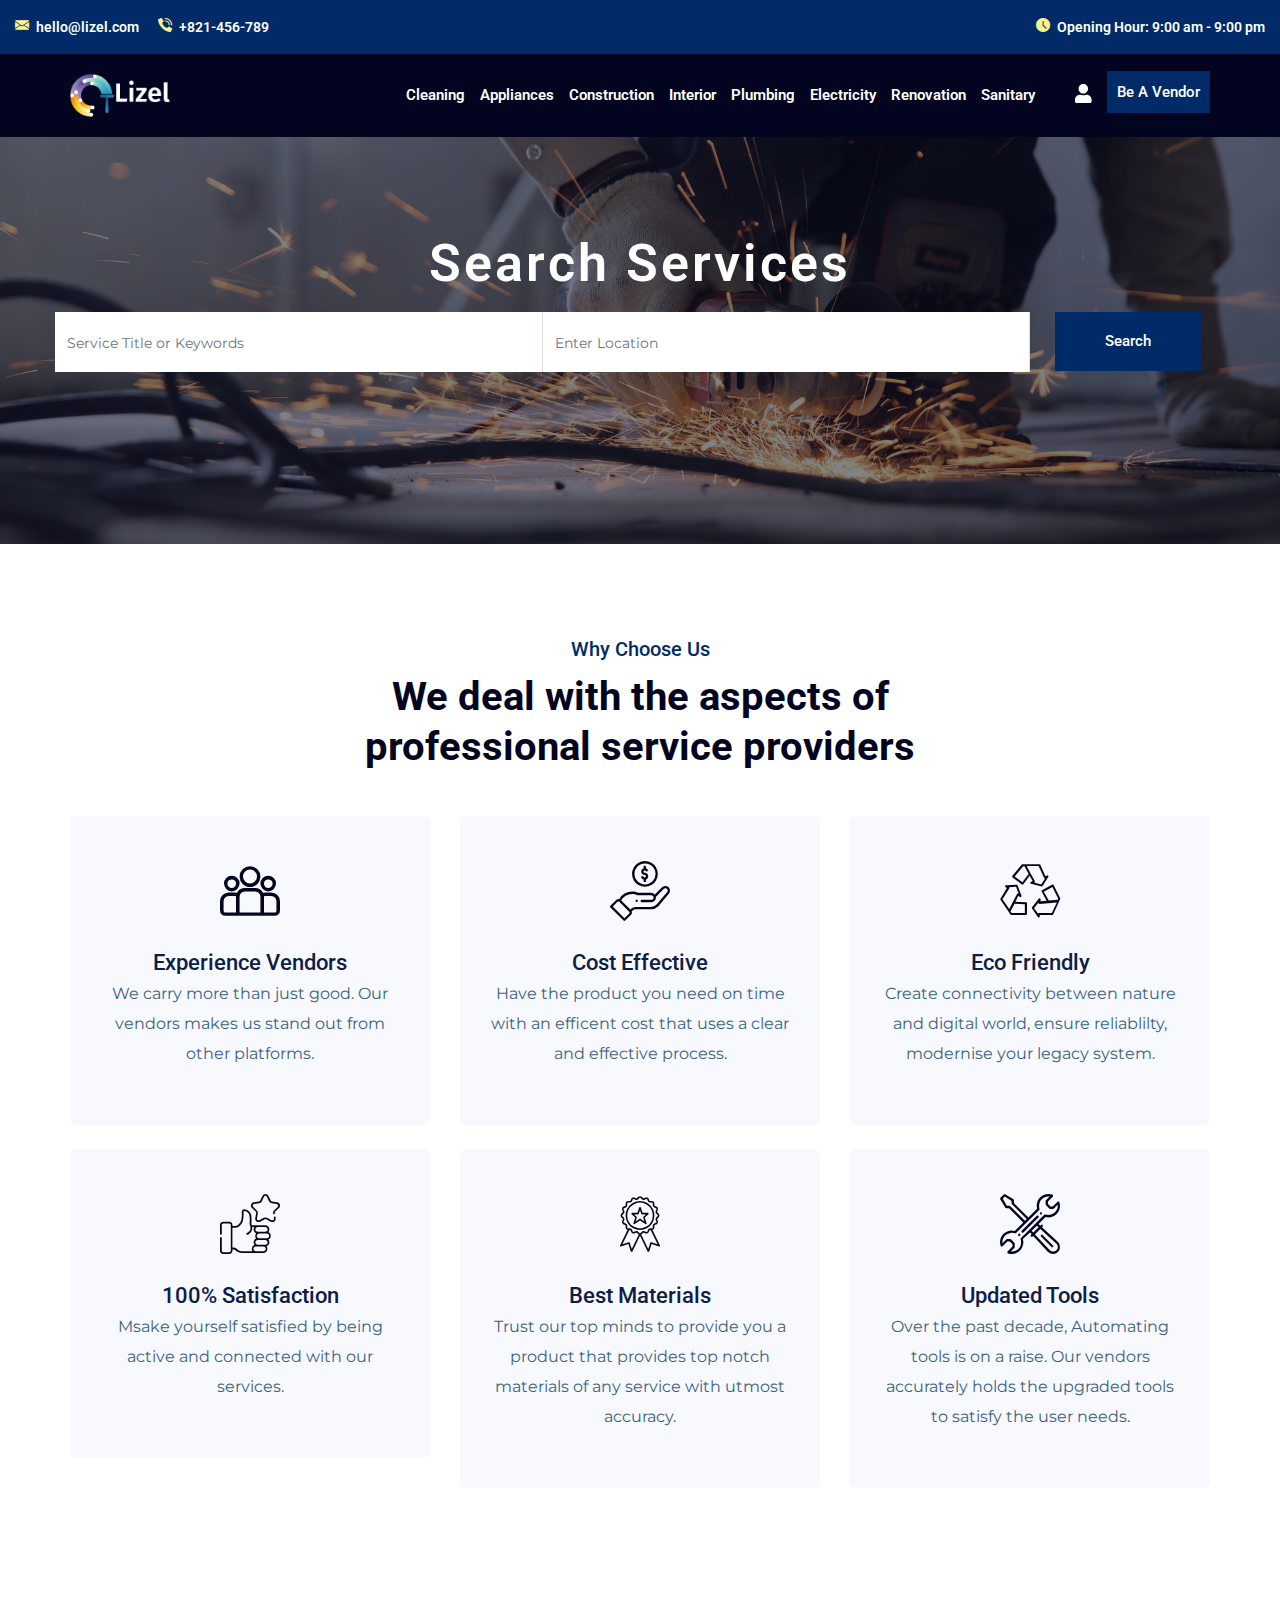
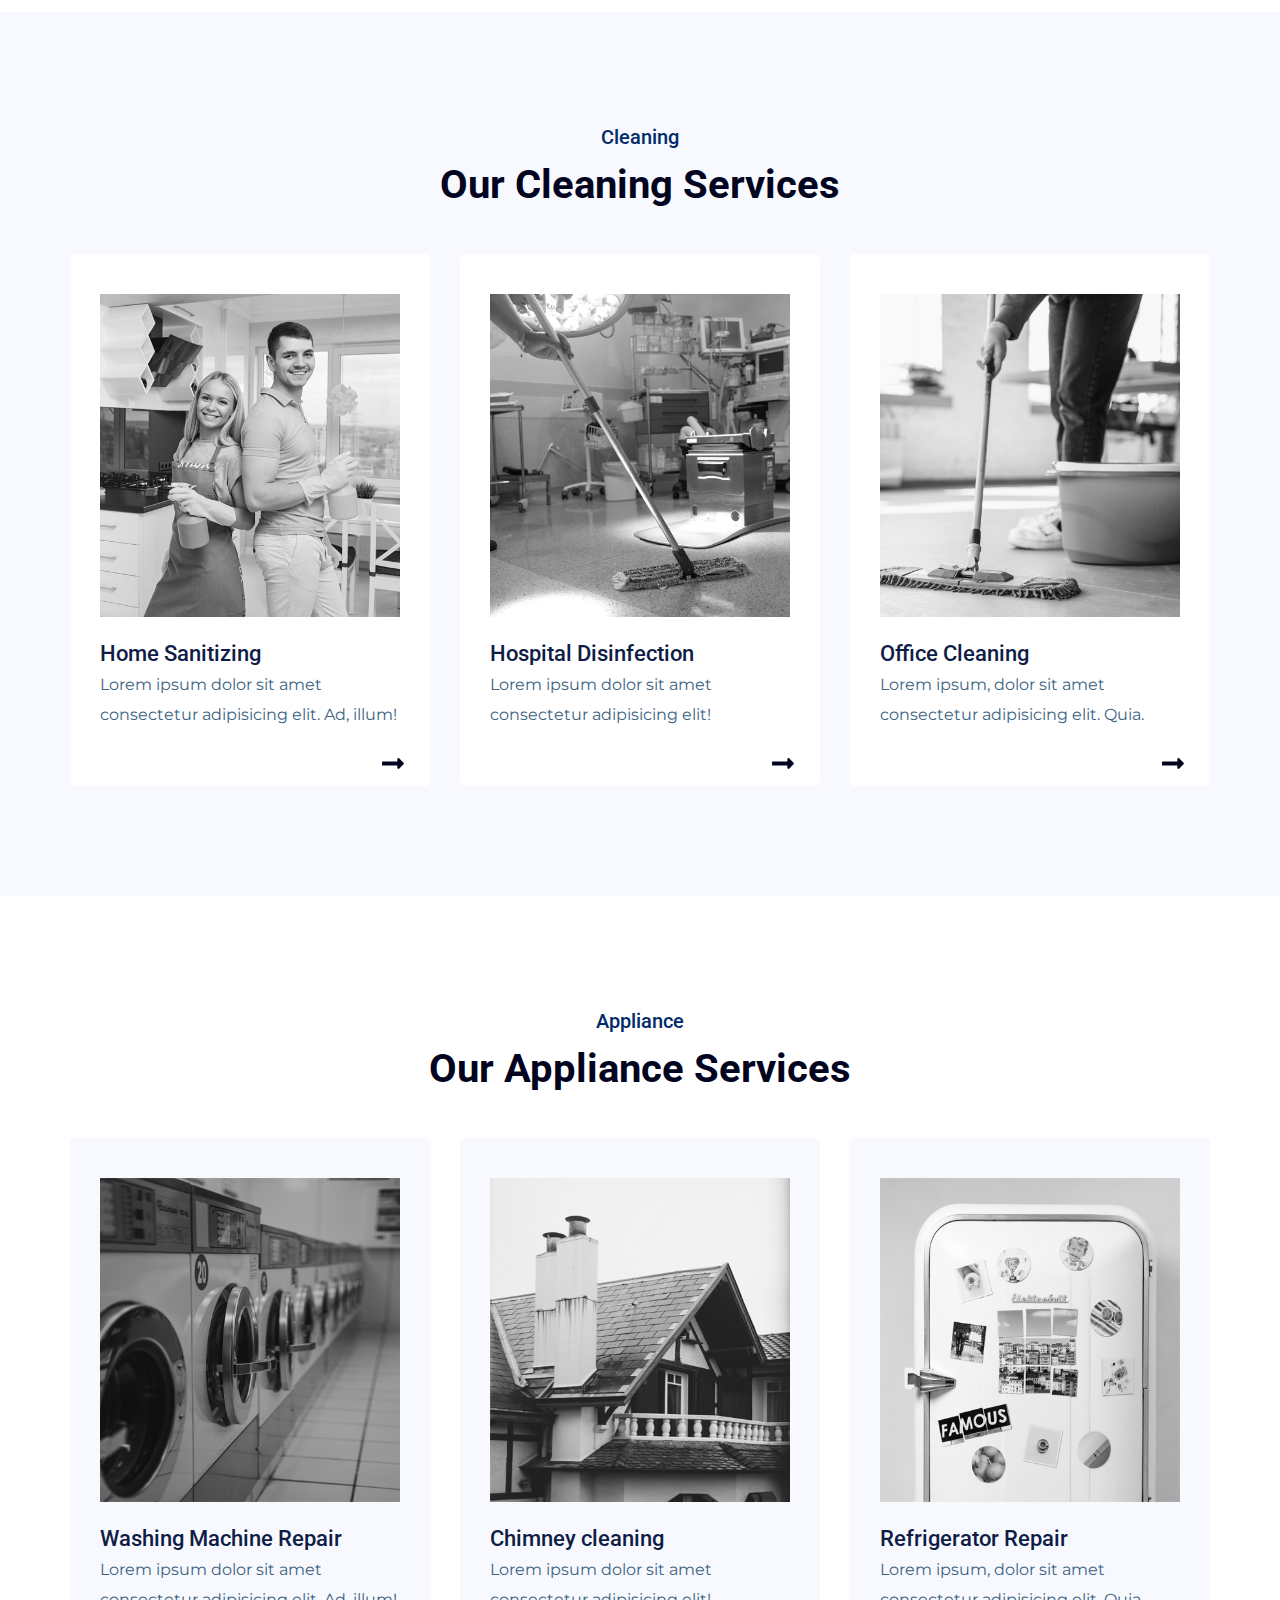
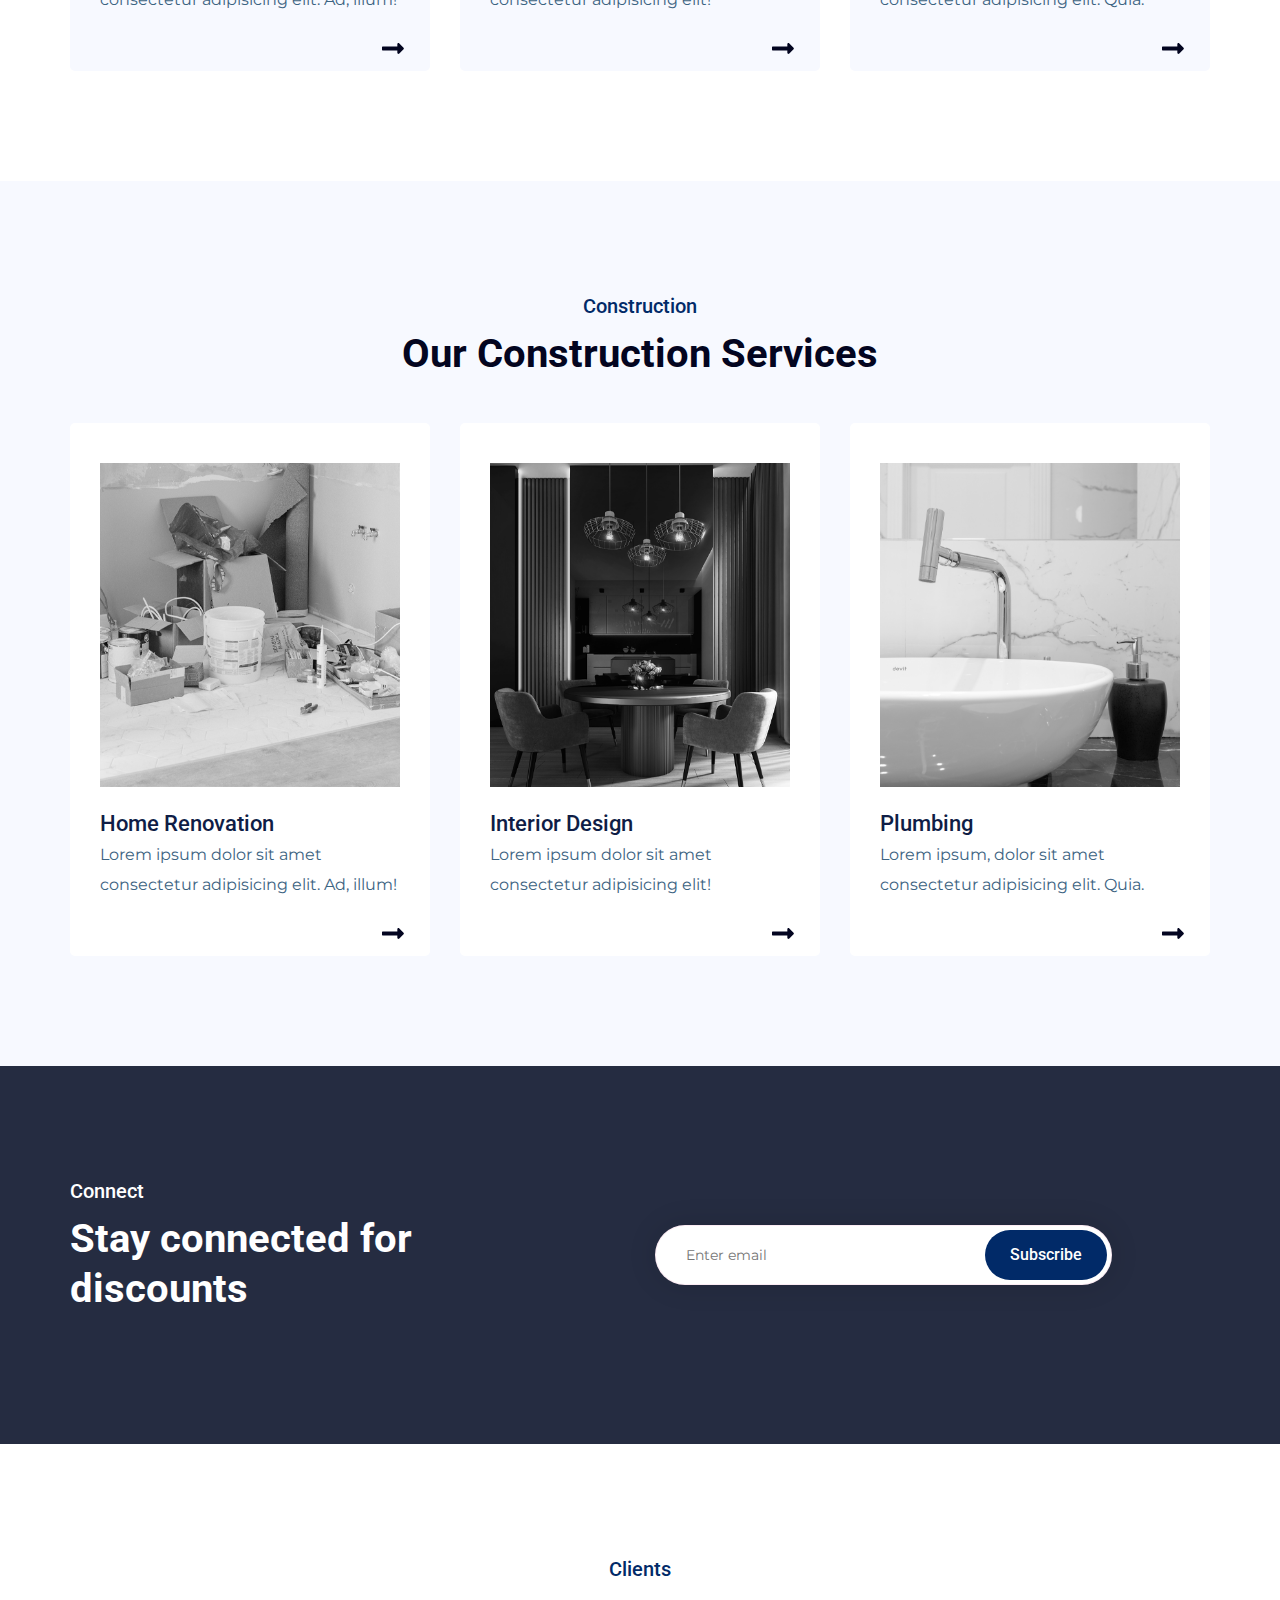
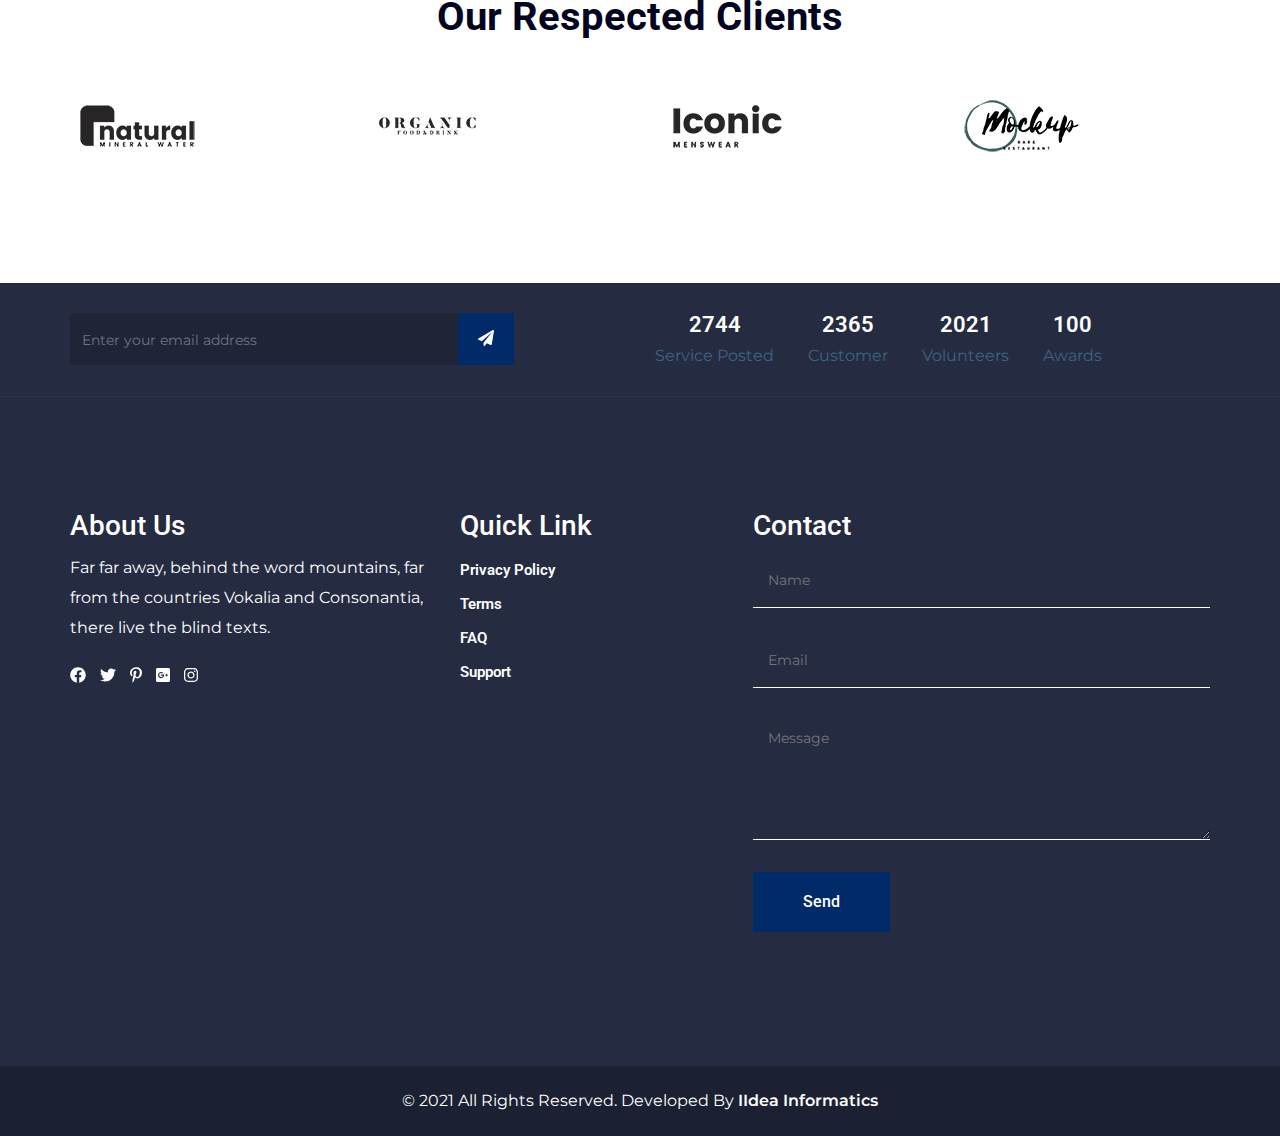
<file: index.html>
<!DOCTYPE html>
<html lang="en">

  <head>
    <meta http-equiv="Content-Type" content="text/html; charset=UTF-8">
    <meta http-equiv="X-UA-Compatible" content="IE=edge" />
    <meta http-equiv="X-UA-Compatible" content="ie=edge">
    <meta name="viewport" content="width=device-width, initial-scale=1.0">
    <title> Lizel - Home Construction | Renovation | Interiors | Home Maintenance</title>
    <!-- favicon -->
    <link rel="icon" href="assets/images/logo.png" type="image/gif">
    <!-- bootstrap -->
    <link rel="stylesheet" href="assets/css/bootstrap.min.css">
    <!-- fontawesome -->
    <link rel="stylesheet" href="assets/css/all.min.css">
    <!-- mean menu -->
    <link rel="stylesheet" href="assets/css/meanmenu.css">
    <!-- fontawesome -->
    <link rel="stylesheet" href="assets/css/fontawesome.min.css">
    <!-- slick -->
    <link rel="stylesheet" href="assets/css/slick.css">
    <!-- flaticon -->
    <link rel="stylesheet" href="assets/css/font/flaticon.css">
    <!-- style -->
    <link rel="stylesheet" href="assets/css/style.css">
    <!-- responsive -->
    <link rel="stylesheet" href="assets/css/responsive.css">
  </head>

  <body>
    <!-- preloader -->
    <div id="loading">
      <div id="loading-center">
        <div id="loading-center-absolute">
          <div class="object" id="object_four"></div>
          <div class="object" id="object_three"></div>
          <div class="object" id="object_two"></div>
          <div class="object" id="object_one"></div>
        </div>
      </div>
    </div>

    <!-- topbar -->
    <section class="topbar">
      <div class="container-fluid">
        <div class="row">
          <div class="col-lg-6 col-md-6 col-sm-6">
            <div class="topbar-left">
              <ul>
                <li>
                  <i class="flaticon-email"></i>
                  <a href="mailto:hello@lizel.com">hello@lizel.com</a>
                </li>
                <li>
                  <i class="flaticon-phone-call"></i>
                  <a href="tel:+821-456-789">+821-456-789</a>
                </li>
              </ul>
            </div>
          </div>
          <div class="col-lg-6 col-md-6 col-sm-6 d-flex justify-content-end">
            <div class="topbar-right">
              <ul>
                <li>
                  <i class="flaticon-clock"></i>
                  <span>Opening Hour: 9:00 am - 9:00 pm</span>
                </li>
              </ul>
            </div>
          </div>
        </div>
      </div>
    </section>

    <!-- header -->
    <section class="header">
      <div class="container">
        <div class="row">
          <div class="col-lg-2 col-md-2 d-flex align-items-center">
            <div class="site-logo">
              <a href="index.html">
                <img src="assets/images/logo.png" alt="company logo">
              </a>
            </div>
          </div>
          <div class="col-lg-10 col-md-10 d-flex align-items-center justify-content-end">
            <nav class="main-menu" id="mobile-menu">
              <ul>
                <li>
                  <a href="#">Cleaning</a>
                  <ul class="submenu">
                    <li>
                      <a href="service_detail.html">Home Sanitizing</a>
                    </li>
                    <li>
                      <a l href="service_detail.html">Hospital Cleaning</a>
                    </li>
                    <li>
                      <a href="service_detail.html">Office Cleaning</a>
                    </li>
                    <li>
                      <a href="service_detail.html">Tank Cleaning</a>
                    </li>
                  </ul>
                </li>
                <li>
                  <a href="#">Appliances</a>
                  <ul class="submenu">
                    <li>
                      <a href="service_detail.html">Washing Machine Repair</a>
                    </li>
                    <li>
                      <a href="service_detail.html">Chimney Cleaning</a>
                    </li>
                    <li>
                      <a href="service_detail.html">Refrigerator Repair</a>
                    </li>
                    <li>
                      <a href="service_detail.html">Accesories Cleaning</a>
                    </li>
                  </ul>
                </li>
                <li>
                  <a href="#">Construction</a>
                  <ul class="submenu">
                    <li>
                      <a href="service_detail.html">Home Renovation</a>
                    </li>
                    <li>
                      <a href="service_detail.html">Interior Design</a>
                    </li>
                    <li>
                      <a href="service_detail.html">Plumbing</a>
                    </li>
                    <li>
                      <a href="service_detail.html">Electricity</a>
                    </li>
                  </ul>
                </li>
                <li>
                  <a href="service_detail.html">Interior</a>
                </li>
                <li>
                  <a href="service_detail.html">Plumbing</a>
                </li>
                <li>
                  <a href="service_detail.html">Electricity</a>
                </li>
                <li>
                  <a href="service_detail.html">Renovation</a>
                </li>
                <li>
                  <a href="service_detail.html">Sanitary</a>
                </li>
                <li class="left-space" id="auth-dropdown">
                  <a href="#"><i class="fas fa-user"></i></a>
                  <ul class="submenu auth-menu">
                    <li>
                      <a href="login.html">User Login</a>
                    </li>
                    <li>
                      <a href="vendor_profile.html">Vendor Profile</a>
                    </li>
                    <li>
                      <a href="user_profile.html">User Profile</a>
                    </li>
                  </ul>
                </li>
                <!-- <li>
                  <a href="cart.html" class="cart-icon"><i class="fas fa-shopping-cart"></i></a>
                  <sup>0</sup>
                </li> -->
                <li><a href="vendor.html" class="button vendor-button">Be a Vendor</a></li>
              </ul>
            </nav>
          </div>
          <div class="col-12">
            <div class="mobile-menu"></div>
          </div>
        </div>
      </div>
    </section>
    <!-- hero -->
    <section class="hero">
      <div class="container">
        <div class="row">
          <div class="col-lg-12">
            <div class="banner-search text-center">
              <h1>Search Services</h1>
              <div class="full-search">
                <div class="hero-search-content">
                  <div class="row justify-content-center">
                    <div class="col-lg-5 col-md-6 col-sm-12 no-padding">
                      <div class="form-group">
                        <div class="input-with-icon">
                          <input type="text" class="form-control b-n" placeholder="Service Title or Keywords">
                        </div>
                      </div>
                    </div>
                    <div class="col-lg-5 col-md-6 col-sm-12 no-padding">
                      <div class="form-group">
                        <div class="input-with-icon">
                          <input type="text" class="form-control b-n" placeholder="Enter Location">
                        </div>
                      </div>
                    </div>
                    <div class="col-lg-2 col-md-12 col-sm-12 no-padding">
                      <div class="form-group">
                        <a href="#" class="button search-btn">Search</a>
                      </div>
                    </div>

                  </div>

                </div>
              </div>
            </div>
          </div>
        </div>
      </div>
    </section>
    <!-- feature -->
    <section class="feature" id="feature">
      <div class="container">
        <div class="row">
          <div class="col-lg-6 offset-lg-3 col-md-12 text-center">
            <div class="section-title">
              <h5>Why Choose Us</h5>
              <h3>We deal with the aspects of professional service providers</h3>
            </div>
          </div>
        </div>
        <div class="row mt-4">
          <div class="col-lg-4 col-md-6 mb-4">
            <div class="feature-container">
              <div class="feature-icon">
                <i class="flaticon-group"></i>
              </div>
              <div class="feature-content">
                <span>Experience Vendors</span>
                <p>We carry more than just good. Our vendors makes us stand out from other platforms.</p>
              </div>
              <div class="shape-one"></div>
            </div>
          </div>
          <div class="col-lg-4 col-md-6 mb-4">
            <div class="feature-container">
              <div class="feature-icon">
                <i class="flaticon-hand"></i>
              </div>
              <div class="feature-content">
                <span>Cost Effective</span>
                <p>Have the product you need on time with an efficent cost that uses a clear and effective process.</p>
              </div>
              <div class="shape-one"></div>
            </div>
          </div>
          <div class="col-lg-4 col-md-6 mb-4">
            <div class="feature-container">
              <div class="feature-icon">
                <i class="flaticon-recycle"></i>
              </div>
              <div class="feature-content">
                <span>Eco Friendly</span>
                <p>Create connectivity between nature and digital world, ensure reliablilty, modernise your legacy system.</p>
              </div>
              <div class="shape-one"></div>
            </div>
          </div>

          <div class="col-lg-4 col-md-6 mb-4">
            <div class="feature-container">
              <div class="feature-icon">
                <i class="flaticon-satisfaction"></i>
              </div>
              <div class="feature-content">
                <span>100% Satisfaction</span>
                <p>Msake yourself satisfied by being active and connected with our services.</p>
              </div>
              <div class="shape-one"></div>
            </div>
          </div>
          <div class="col-lg-4 col-md-6 mb-4">
            <div class="feature-container">
              <div class="feature-icon">
                <i class="flaticon-best-seller"></i>
              </div>
              <div class="feature-content">
                <span>Best Materials</span>
                <p>Trust our top minds to provide you a product that provides top notch materials of any service with utmost accuracy.</p>
              </div>
              <div class="shape-one"></div>
            </div>
          </div>
          <div class="col-lg-4 col-md-6 mb-4">
            <div class="feature-container">
              <div class="feature-icon">
                <i class="flaticon-tools"></i>
              </div>
              <div class="feature-content">
                <span>Updated Tools</span>
                <p>Over the past decade, Automating tools is on a raise. Our vendors accurately holds the upgraded tools to satisfy the user needs.</p>
              </div>
              <div class="shape-one"></div>
            </div>
          </div>
        </div>
      </div>
    </section>
    <!-- services -->

    <!-- cleaning -->
    <section class="service" id="cleaning">
      <div class="container">
        <div class="row">
          <div class="col-lg-6 offset-lg-3 text-center">
            <div class="section-title">
              <h5>Cleaning</h5>
              <h3>Our Cleaning Services</h3>
            </div>
          </div>
        </div>
        <div class="row mt-4 service-slider">
          <div class="col-lg-12 ">
            <div class="service-container">
              <div class="service-image">
                <img src="assets/images/home-sanitizing.jpg" alt="service-one">
              </div>
              <div class="service-detail">
                <span>Home Sanitizing</span>
                <p>Lorem ipsum dolor sit amet consectetur adipisicing elit. Ad, illum!</p>
              </div>
            </div>
            <a href="service_detail.html" class="service-btn">
              <i class="fas fa-long-arrow-alt-right"></i>
            </a>
          </div>
          <div class="col-lg-12 ">
            <div class="service-container">
              <div class="service-image">
                <img src="assets/images/hospital-cleaning.jpg" alt="hospital-cleaning">
              </div>
              <div class="service-detail">
                <span> Hospital Disinfection</span>
                <p>Lorem ipsum dolor sit amet consectetur adipisicing elit!</p>
              </div>
            </div>
            <a href="service_detail.html" class="service-btn">
              <i class="fas fa-long-arrow-alt-right"></i>
            </a>
          </div>
          <div class="col-lg-12 ">
            <div class="service-container">
              <div class="service-image">
                <img src="assets/images/office-cleaning.jpg" alt="office-cleaaning">
              </div>
              <div class="service-detail">
                <span>Office Cleaning</span>
                <p>Lorem ipsum, dolor sit amet consectetur adipisicing elit. Quia.</p>
              </div>
            </div>
            <a href="service_detail.html" class="service-btn">
              <i class="fas fa-long-arrow-alt-right"></i>
            </a>
          </div>
          <div class="col-lg-12 ">
            <div class="service-container">
              <div class="service-image">
                <img src="assets/images/tank-cleaning.jpg" alt="Water-tank">
              </div>
              <div class="service-detail">
                <span> Water Tank Cleaning</span>
                <p>Lorem ipsum dolor sit amet, consectetur adipisicing elit. Mollitia.</p>
              </div>
            </div>
            <a href="service_detail.html" class="service-btn">
              <i class="fas fa-long-arrow-alt-right"></i>
            </a>
          </div>
        </div>
      </div>
    </section>

    <!-- appliances -->
    <section class="service appliance" id="appliance">
      <div class="container">
        <div class="row">
          <div class="col-lg-6 offset-lg-3 text-center">
            <div class="section-title">
              <h5>Appliance</h5>
              <h3>Our Appliance Services</h3>
            </div>
          </div>
        </div>
        <div class="row mt-4 service-slider">
          <div class="col-lg-12 ">
            <div class="service-container appliance-container">
              <div class="service-image">
                <img src="assets/images/washing-machine.png" alt="washing machine">
              </div>
              <div class="service-detail">
                <span>Washing Machine Repair</span>
                <p>Lorem ipsum dolor sit amet consectetur adipisicing elit. Ad, illum!</p>
              </div>
            </div>
            <a href="service_detail.html" class="service-btn">
              <i class="fas fa-long-arrow-alt-right"></i>
            </a>
          </div>
          <div class="col-lg-12 ">
            <div class="service-container appliance-container">
              <div class="service-image">
                <img src="assets/images/chimney-repair.png" alt="chmney-cleaning">
              </div>
              <div class="service-detail">
                <span>Chimney cleaning</span>
                <p>Lorem ipsum dolor sit amet consectetur adipisicing elit!</p>
              </div>
            </div>
            <a href="service_detail.html" class="service-btn">
              <i class="fas fa-long-arrow-alt-right"></i>
            </a>
          </div>
          <div class="col-lg-12 ">
            <div class="service-container appliance-container">
              <div class="service-image">
                <img src="assets/images/refrigerator.png" alt="refrigerator">
              </div>
              <div class="service-detail">
                <span>Refrigerator Repair</span>
                <p>Lorem ipsum, dolor sit amet consectetur adipisicing elit. Quia.</p>
              </div>
            </div>
            <a href="service_detail.html" class="service-btn">
              <i class="fas fa-long-arrow-alt-right"></i>
            </a>
          </div>
          <div class="col-lg-12 ">
            <div class="service-container appliance-container">
              <div class="service-image">
                <img src="assets/images/appliance-accesories.png" alt="accesories">
              </div>
              <div class="service-detail">
                <span> Appliance Accesories</span>
                <p>Lorem ipsum dolor sit amet, consectetur adipisicing elit. Mollitia.</p>
              </div>
            </div>
            <a href="service_detail.html" class="service-btn">
              <i class="fas fa-long-arrow-alt-right"></i>
            </a>
          </div>
        </div>
      </div>
    </section>

    <!-- construction -->
    <section class="service" id="construction">
      <div class="container">
        <div class="row">
          <div class="col-lg-6 offset-lg-3 text-center">
            <div class="section-title">
              <h5>Construction</h5>
              <h3>Our Construction Services</h3>
            </div>
          </div>
        </div>
        <div class="row mt-4 service-slider">
          <div class="col-lg-12 ">
            <div class="service-container">
              <div class="service-image">
                <img src="assets/images/home-renovation.png" alt="renovation">
              </div>
              <div class="service-detail">
                <span>Home Renovation</span>
                <p>Lorem ipsum dolor sit amet consectetur adipisicing elit. Ad, illum!</p>
              </div>
            </div>
            <a href="service_detail.html" class="service-btn">
              <i class="fas fa-long-arrow-alt-right"></i>
            </a>
          </div>
          <div class="col-lg-12 ">
            <div class="service-container">
              <div class="service-image">
                <img src="assets/images/interior-decoration.png" alt="interior">
              </div>
              <div class="service-detail">
                <span>Interior Design</span>
                <p>Lorem ipsum dolor sit amet consectetur adipisicing elit!</p>
              </div>
            </div>
            <a href="service_detail.html" class="service-btn">
              <i class="fas fa-long-arrow-alt-right"></i>
            </a>
          </div>
          <div class="col-lg-12 ">
            <div class="service-container">
              <div class="service-image">
                <img src="assets/images/plumbing.png" alt="plumbing">
              </div>
              <div class="service-detail">
                <span>Plumbing</span>
                <p>Lorem ipsum, dolor sit amet consectetur adipisicing elit. Quia.</p>
              </div>
            </div>
            <a href="service_detail.html" class="service-btn">
              <i class="fas fa-long-arrow-alt-right"></i>
            </a>
          </div>
          <div class="col-lg-12 ">
            <div class="service-container">
              <div class="service-image">
                <img src="assets/images/electricity.png" alt="electricity">
              </div>
              <div class="service-detail">
                <span>Electricity</span>
                <p>Lorem ipsum dolor sit amet, consectetur adipisicing elit. Mollitia.</p>
              </div>
            </div>
            <a href="service_detail.html" class="service-btn">
              <i class="fas fa-long-arrow-alt-right"></i>
            </a>
          </div>
        </div>
      </div>
    </section>
    <!-- newsletter -->
    <section class="newsletter">
      <div class="container">
        <div class="row align-items-center">
          <div class="col-lg-5 col-md-12 responsive-center">
            <div class="section-title white-text">
              <h5>Connect</h5>
              <h3>Stay connected for discounts</h3>
            </div>
          </div>
          <div class="col-lg-7 col-md-12">
            <div class="notification">
              <form action="#">
                <input type="email" placeholder="Enter email" />
                <button class="button btn-pill"><span>Subscribe</span> </button>
              </form>
            </div>
          </div>
        </div>
      </div>
    </section>
    <!-- Clients -->
    <section class="client">
      <div class="container">
        <div class="row">
          <div class="col-lg-6 offset-lg-3 text-center">
            <div class="section-title">
              <h5>Clients</h5>
              <h3>Our Respected Clients</h3>
            </div>
          </div>
        </div>
        <div class="row mt-4 client-slider">
          <div class="col-lg-12 ">
            <div class="client-container">
              <div class="client-image">
                <img src="assets/images/brand-1.png" alt="brand-one">
              </div>
            </div>
          </div>
          <div class="col-lg-12 ">
            <div class="client-container">
              <div class="client-image">
                <img src="assets/images/brand-2.png" alt="brand-two">
              </div>
            </div>
          </div>
          <div class="col-lg-12 ">
            <div class="client-container">
              <div class="client-image">
                <img src="assets/images/brand-3.png" alt="brand-three">
              </div>
            </div>
          </div>

          <div class="col-lg-12 ">
            <div class="client-container">
              <div class="client-image">
                <img src="assets/images/brand-4.png" alt="brand-four">
              </div>
            </div>
          </div>

          <div class="col-lg-12 ">
            <div class="client-container">
              <div class="client-image">
                <img src="assets/images/brand-5.png" alt="brand-five">
              </div>
            </div>
          </div>

    </section>

    <!-- before footer -->
    <section class="before-footer">
      <div class="container">
        <div class="row">
          <div class="col-lg-6 col-md-6 col-sm-12 d-flex align-items-center responsive-margin">
            <div class="form-fields">
              <div class="input-group">
                <input type="email" class="form-control" placeholder="Enter your email address">
                <span class="input-group-btn">
									<button class="theme-bg" type="submit"><span class="fas fa-paper-plane"></span></button>
                </span>
              </div>
            </div>
          </div>

          <div class="col-lg-6 col-md-6 col-sm-12 d-flex align-items-center flex-center">
            <ul class="facts">
              <li><span>2744</span><br>
                <p>Service Posted</p>
              </li>
              <li><span>2365</span><br>
                <p>Customer</p>
              </li>
              <li><span>2021</span><br>
                <p>Volunteers</p>
              </li>
              <li><span>100</span><br>
                <p>Awards</p>
              </li>
            </ul>
          </div>

        </div>
      </div>
    </section>
    <!-- footer -->
    <footer>
      <section class="footer" id="contact">
        <div class="container">
          <div class="row">
            <div class=" col-lg-4 col-md-6 col-sm-6 mb-4">
              <div class="widget">
                <h4 class="widget-title">About Us</h4>
                <p>Far far away, behind the word mountains, far from the countries Vokalia and Consonantia, there live the blind texts.</p>
                <ul class="widget-footer-social">
                  <li>
                    <a href="#" target="_blank"><span><i class="fab fa-facebook"></i></span></a>
                  </li>
                  <li>
                    <a href="# " target="_blank"><span><i class="fab fa-twitter"></i></span></a>
                  </li>

                  <li>
                    <a href="# " target="_blank"><span><i class="fab fa-pinterest-p"></i></span></a>
                  </li>
                  <li>
                    <a href="# " target="_blank"><span><i class="fab fa-google-plus-square"></i></span></a>
                  </li>
                  <li>
                    <a href="# " target="_blank"><span><i class="fab fa-instagram"></i></span></a>
                  </li>
                </ul>
              </div>
            </div>
            <div class="col-lg-3 col-md-6 col-sm-6 mb-4">
              <div class="widget">
                <div class="widget-title">
                  <h4>Quick Link</h4>
                  <ul>
                    <li><a href="#">Privacy Policy</a></li>
                    <li><a href="terms.html">Terms</a></li>
                    <li><a href="#">FAQ</a></li>
                    <li><a href="#">Support</a></li>
                  </ul>
                </div>
              </div>
            </div>
            <div class="col-lg-5 col-md-12 col-sm-12 mb-4">
              <div class="widget">
                <h4>Contact</h4>
              </div>
              <form id="contact-form" method="post" action="contact.php" novalidate="true">
                <div class="messages"></div>
                <div class="controls">
                  <div class="form-group has-error has-danger">
                    <input id="form_name" type="text" name="name" placeholder="Name" required="required">
                  </div>

                  <div class="form-group">
                    <input id="form_email" type="email" name="email" placeholder="Email" required="required">
                  </div>

                  <div class="form-group">
                    <textarea id="form_message" name="message" placeholder="Message" rows="4" required="required"></textarea>
                  </div>

                  <button type="submit" class="button button-contact"><span>Send</span></button>
                </div>
              </form>
            </div>
          </div>
        </div>
      </section>
      <section class="copyright">
        <div class="footer-bottom">
          <div class="container">
            <div class="row">
              <div class="col-lg-12 text-center">
                <div class="reserved">
                  <p>© 2021 All Rights Reserved. Developed By <span>IIdea Informatics</span>
                  </p>
                </div>
              </div>
            </div>
          </div>
        </div>
      </section>
    </footer>

    <!-- back to top button -->
    <div class="top-btn">
      <i class="fas fa-chevron-up"></i>
    </div>

    <!-- jquery -->
    <script src="assets/js/jquery-1.12.4.min.js"></script>
    <!-- bootstrap -->
    <script src="assets/js/bootstrap.min.js"></script>
    <!-- fontawesome js-->
    <script src="assets/js/all.min.js"></script>
    <!-- mean menu js -->
    <script src="assets/js/jquery.meanmenu.min.js"></script>
    <!-- fontawesome js -->
    <script src="assets/js/fontawesome.min.js"></script>
    <!-- slick js-->
    <script src="assets/js/slick.min.js"></script>
    <!-- smooth scroll js-->
    <script src="assets/js/smooth-scroll.polyfills.min.js"></script>
    <!-- ajax js-->
    <script src="assets/js/ajax.js"></script>
    <!-- main -->
    <script src="assets/js/app.js"></script>
  </body>

</html>
</file>
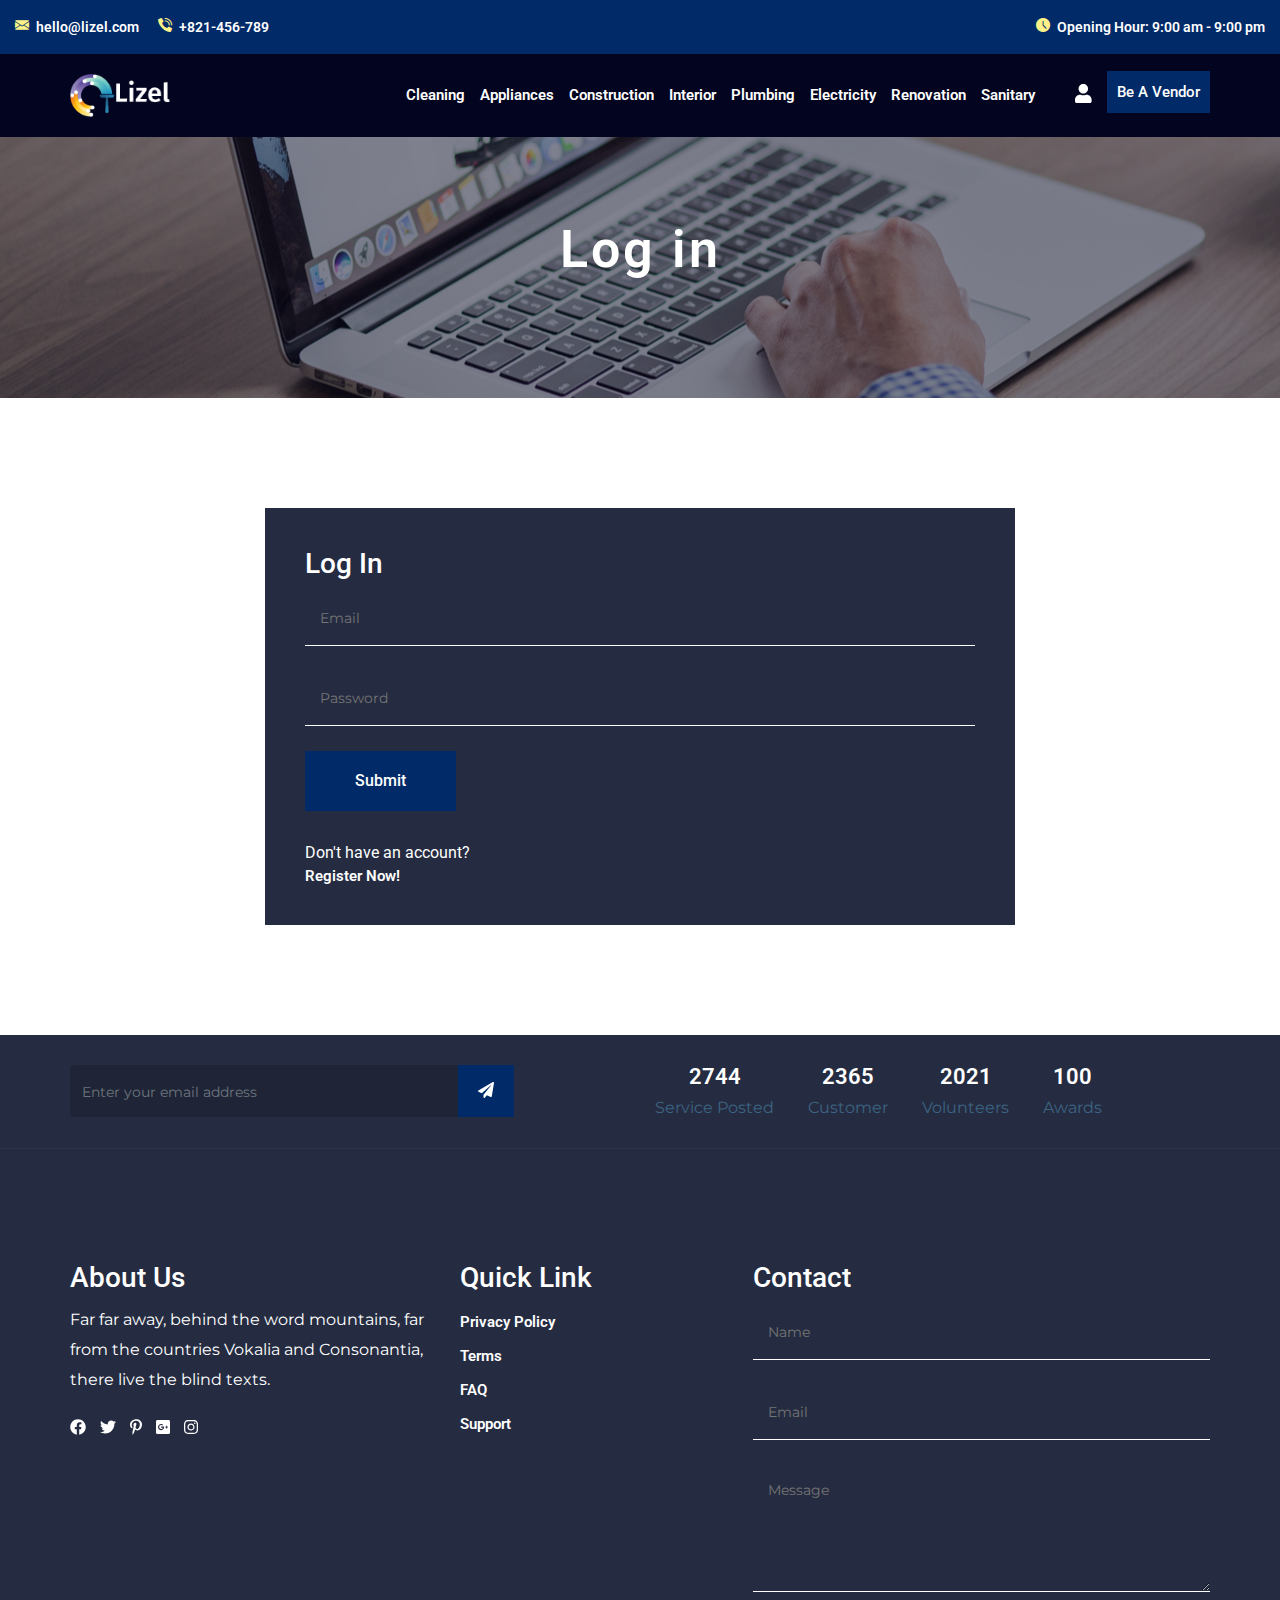
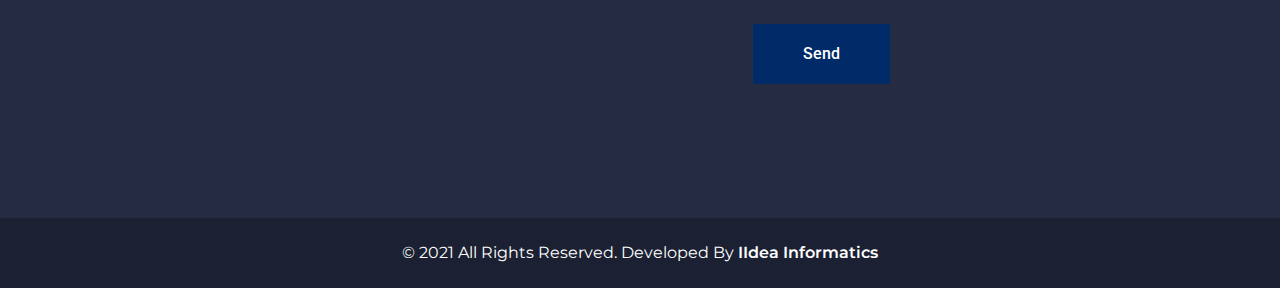
<file: login.html>
<!DOCTYPE html>
<html lang="en">

  <head>
    <meta http-equiv="Content-Type" content="text/html; charset=UTF-8">
    <meta http-equiv="X-UA-Compatible" content="IE=edge" />
    <meta http-equiv="X-UA-Compatible" content="ie=edge">
    <meta name="viewport" content="width=device-width, initial-scale=1.0">
    <title> Lizel - Home Construction | Renovation | Interiors | Home Maintenance</title>
    <!-- favicon -->
    <link rel="icon" href="assets/images/logo.png" type="image/gif">
    <!-- bootstrap -->
    <link rel="stylesheet" href="assets/css/bootstrap.min.css">
    <!-- fontawesome -->
    <link rel="stylesheet" href="assets/css/all.min.css">
    <!-- mean menu -->
    <link rel="stylesheet" href="assets/css/meanmenu.css">
    <!-- fontawesome -->
    <link rel="stylesheet" href="assets/css/fontawesome.min.css">
    <!-- slick -->
    <link rel="stylesheet" href="assets/css/slick.css">
    <!-- flaticon -->
    <link rel="stylesheet" href="assets/css/font/flaticon.css">
    <!-- style -->
    <link rel="stylesheet" href="assets/css/style.css">
    <!-- responsive -->
    <link rel="stylesheet" href="assets/css/responsive.css">
  </head>

  <body>
    <!-- preloader -->
    <!-- <div id="loading">
      <div id="loading-center">
        <div id="loading-center-absolute">
          <div class="object" id="object_four"></div>
          <div class="object" id="object_three"></div>
          <div class="object" id="object_two"></div>
          <div class="object" id="object_one"></div>
        </div>
      </div>
    </div> -->

    <!-- topbar -->
    <section class="topbar">
      <div class="container-fluid">
        <div class="row">
          <div class="col-lg-6 col-md-6">
            <div class="topbar-left">
              <ul>
                <li>
                  <i class="flaticon-email"></i>
                  <a href="mailto:hello@lizel.com">hello@lizel.com</a>
                </li>
                <li>
                  <i class="flaticon-phone-call"></i>
                  <a href="tel:+821-456-789">+821-456-789</a>
                </li>
              </ul>
            </div>
          </div>
          <div class="col-lg-6 col-md-6 d-flex justify-content-end">
            <div class="topbar-right">
              <ul>
                <li>
                  <i class="flaticon-clock"></i>
                  <span>Opening Hour: 9:00 am - 9:00 pm</span>
                </li>
              </ul>
            </div>
          </div>
        </div>
      </div>
    </section>

    <!-- header -->
    <section class="header">
      <div class="container">
        <div class="row">
          <div class="col-lg-2 col-md-2 d-flex align-items-center">
            <div class="site-logo">
              <a href="index.html">
                <img src="assets/images/logo.png" alt="company logo">
              </a>
            </div>
          </div>
          <div class="col-lg-10 col-md-10 d-flex align-items-center justify-content-end">
            <nav class="main-menu" id="mobile-menu">
              <ul>
                <li>
                  <a href="#">Cleaning</a>
                  <ul class="submenu">
                    <li>
                      <a href="service_detail.html">Home Sanitizing</a>
                    </li>
                    <li>
                      <a l href="service_detail.html">Hospital Cleaning</a>
                    </li>
                    <li>
                      <a href="service_detail.html">Office Cleaning</a>
                    </li>
                    <li>
                      <a href="service_detail.html">Tank Cleaning</a>
                    </li>
                  </ul>
                </li>
                <li>
                  <a href="#">Appliances</a>
                  <ul class="submenu">
                    <li>
                      <a href="service_detail.html">Washing Machine Repair</a>
                    </li>
                    <li>
                      <a href="service_detail.html">Chimney Cleaning</a>
                    </li>
                    <li>
                      <a href="service_detail.html">Refrigerator Repair</a>
                    </li>
                    <li>
                      <a href="service_detail.html">Accesories Cleaning</a>
                    </li>
                  </ul>
                </li>
                <li>
                  <a href="#">Construction</a>
                  <ul class="submenu">
                    <li>
                      <a href="service_detail.html">Home Renovation</a>
                    </li>
                    <li>
                      <a href="service_detail.html">Interior Design</a>
                    </li>
                    <li>
                      <a href="service_detail.html">Plumbing</a>
                    </li>
                    <li>
                      <a href="service_detail.html">Electricity</a>
                    </li>
                  </ul>
                </li>
                <li>
                  <a href="service_detail.html">Interior</a>
                </li>
                <li>
                  <a href="service_detail.html">Plumbing</a>
                </li>
                <li>
                  <a href="service_detail.html">Electricity</a>
                </li>
                <li>
                  <a href="service_detail.html">Renovation</a>
                </li>
                <li>
                  <a href="service_detail.html">Sanitary</a>
                </li>
                <li class="left-space" id="auth-dropdown">
                  <a href="#"><i class="fas fa-user"></i></a>
                  <ul class="submenu auth-menu">
                    <li>
                      <a href="login.html">User Login</a>
                    </li>
                    <li>
                      <a href="vendor_profile.html">Vendor Profile</a>
                    </li>
                    <li>
                      <a href="user_profile.html">User Profile</a>
                    </li>
                  </ul>
                </li>
                <!-- <li>
                  <a href="cart.html" class="cart-icon"><i class="fas fa-shopping-cart"></i></a>
                  <sup>0</sup>
                </li> -->
                <li><a href="vendor.html" class="button vendor-button">Be a Vendor</a></li>
              </ul>
            </nav>
          </div>
          <div class="col-12">
            <div class="mobile-menu"></div>
          </div>
        </div>
      </div>
    </section>
    <!-- hero -->
    <section class="hero hero-login">
      <div class="container">
        <div class="row">
          <div class="col-lg-12">
            <div class="banner-search text-center">
              <h1>Log in</h1>
            </div>
          </div>
        </div>
      </div>
    </section>

    <!--user login -->
    <section class="vendor-signup user-login">
      <div class="container">
        <div class="row">
          <div class="col-lg-8 offset-lg-2">
            <div class="right-side">
              <div class="widget">
                <h4>Log In</h4>
              </div>
              <form id="" method="" action="" novalidate="true">
                <div class="messages"></div>
                <div class="controls">
                  <div class="form-group">
                    <input type="email" name="email" placeholder="Email" required="required">
                  </div>
                  <div class="form-group">
                    <input type="password" name="password" placeholder="Password" required="required">
                  </div>
                  <button type="submit" class="button button-contact"><span>Submit</span></button>
                </div>
                <span class="user-login-cta">Don't have an account?<a href="register.html">Register Now!</a></span>
              </form>
            </div>
          </div>
        </div>
      </div>
    </section>

    <!-- before footer -->
    <section class="before-footer">
      <div class="container">
        <div class="row">
          <div class="col-lg-6 col-md-6 col-sm-12 d-flex align-items-center responsive-margin">
            <div class="form-fields">
              <div class="input-group">
                <input type="email" class="form-control" placeholder="Enter your email address">
                <span class="input-group-btn">
									<button class="theme-bg" type="submit"><span class="fas fa-paper-plane"></span></button>
                </span>
              </div>
            </div>
          </div>

          <div class="col-lg-6 col-md-6 col-sm-12 d-flex align-items-center responsive-margin">
            <ul class="facts">
              <li><span>2744</span><br>
                <p>Service Posted</p>
              </li>
              <li><span>2365</span><br>
                <p>Customer</p>
              </li>
              <li><span>2021</span><br>
                <p>Volunteers</p>
              </li>
              <li><span>100</span><br>
                <p>Awards</p>
              </li>
            </ul>
          </div>

        </div>
      </div>
    </section>
    <!-- footer -->
    <footer>
      <section class="footer" id="contact">
        <div class="container">
          <div class="row">
            <div class=" col-lg-4 col-md-6 col-sm-6 mb-4">
              <div class="widget">
                <h4 class="widget-title">About Us</h4>
                <p>Far far away, behind the word mountains, far from the countries Vokalia and Consonantia, there live the blind texts.</p>
                <ul class="widget-footer-social">
                  <li>
                    <a href="#" target="_blank"><span><i class="fab fa-facebook"></i></span></a>
                  </li>
                  <li>
                    <a href="# " target="_blank"><span><i class="fab fa-twitter"></i></span></a>
                  </li>

                  <li>
                    <a href="# " target="_blank"><span><i class="fab fa-pinterest-p"></i></span></a>
                  </li>
                  <li>
                    <a href="# " target="_blank"><span><i class="fab fa-google-plus-square"></i></span></a>
                  </li>
                  <li>
                    <a href="# " target="_blank"><span><i class="fab fa-instagram"></i></span></a>
                  </li>
                </ul>
              </div>
            </div>
            <div class="col-lg-3 col-md-6 col-sm-6 mb-4">
              <div class="widget">
                <div class="widget-title">
                  <h4>Quick Link</h4>
                  <ul>
                    <li><a href="#">Privacy Policy</a></li>
                    <li><a href="terms.html">Terms</a></li>
                    <li><a href="#">FAQ</a></li>
                    <li><a href="#">Support</a></li>
                  </ul>
                </div>
              </div>
            </div>
            <div class="col-lg-5 col-md-12 col-sm-12 mb-4">
              <div class="widget">
                <h4>Contact</h4>
              </div>
              <form id="contact-form" method="post" action="contact.php" novalidate="true">
                <div class="messages"></div>
                <div class="controls">
                  <div class="form-group has-error has-danger">
                    <input id="form_name" type="text" name="name" placeholder="Name" required="required">
                  </div>

                  <div class="form-group">
                    <input id="form_email" type="email" name="email" placeholder="Email" required="required">
                  </div>

                  <div class="form-group">
                    <textarea id="form_message" name="message" placeholder="Message" rows="4" required="required"></textarea>
                  </div>

                  <button type="submit" class="button button-contact"><span>Send</span></button>
                </div>
              </form>
            </div>
          </div>
        </div>
      </section>
      <section class="copyright">
        <div class="footer-bottom">
          <div class="container">
            <div class="row">
              <div class="col-lg-12 text-center">
                <div class="reserved">
                  <p>© 2021 All Rights Reserved. Developed By <span>IIdea Informatics</span>
                  </p>
                </div>
              </div>
            </div>
          </div>
        </div>
      </section>
    </footer>

    <!-- back to top button -->
    <div class="top-btn">
      <i class="fas fa-chevron-up"></i>
    </div>

    <!-- jquery -->
    <script src="assets/js/jquery-1.12.4.min.js"></script>
    <!-- bootstrap -->
    <script src="assets/js/bootstrap.min.js"></script>
    <!-- fontawesome js-->
    <script src="assets/js/all.min.js"></script>
    <!-- mean menu js -->
    <script src="assets/js/jquery.meanmenu.min.js"></script>
    <!-- fontawesome js -->
    <script src="assets/js/fontawesome.min.js"></script>
    <!-- slick js-->
    <script src="assets/js/slick.min.js"></script>
    <!-- smooth scroll js-->
    <script src="assets/js/smooth-scroll.polyfills.min.js"></script>
    <!-- ajax js-->
    <script src="assets/js/ajax.js"></script>
    <!-- main -->
    <script src="assets/js/app.js"></script>
  </body>

</html>
</file>
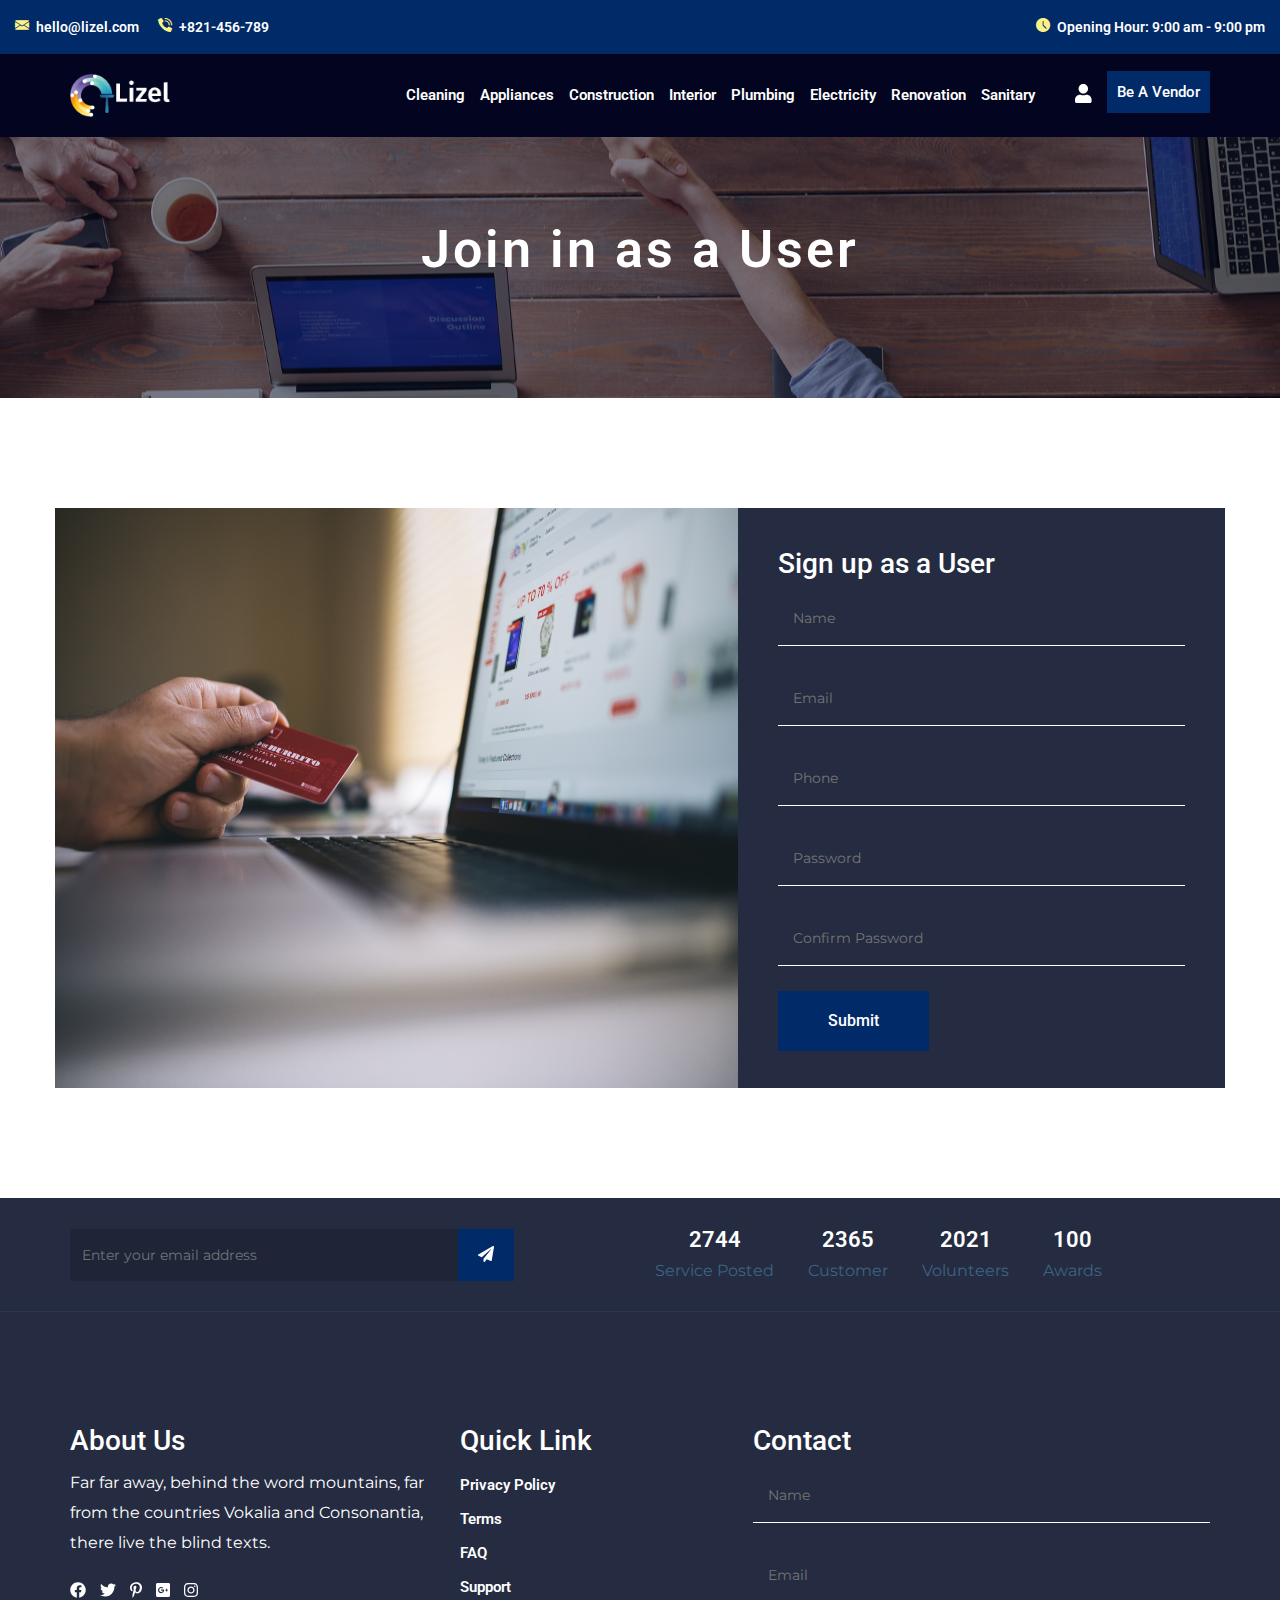
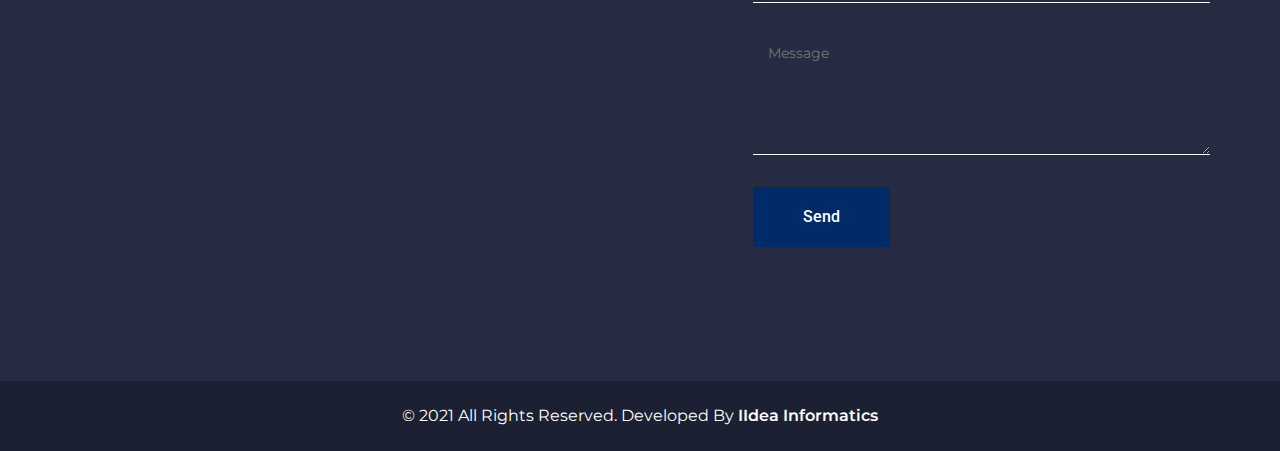
<file: register.html>
<!DOCTYPE html>
<html lang="en">

  <head>
    <meta http-equiv="Content-Type" content="text/html; charset=UTF-8">
    <meta http-equiv="X-UA-Compatible" content="IE=edge" />
    <meta http-equiv="X-UA-Compatible" content="ie=edge">
    <meta name="viewport" content="width=device-width, initial-scale=1.0">
    <title> Lizel - Home Construction | Renovation | Interiors | Home Maintenance</title>
    <!-- favicon -->
    <link rel="icon" href="assets/images/logo.png" type="image/gif">
    <!-- bootstrap -->
    <link rel="stylesheet" href="assets/css/bootstrap.min.css">
    <!-- fontawesome -->
    <link rel="stylesheet" href="assets/css/all.min.css">
    <!-- mean menu -->
    <link rel="stylesheet" href="assets/css/meanmenu.css">
    <!-- fontawesome -->
    <link rel="stylesheet" href="assets/css/fontawesome.min.css">
    <!-- slick -->
    <link rel="stylesheet" href="assets/css/slick.css">
    <!-- flaticon -->
    <link rel="stylesheet" href="assets/css/font/flaticon.css">
    <!-- style -->
    <link rel="stylesheet" href="assets/css/style.css">
    <!-- responsive -->
    <link rel="stylesheet" href="assets/css/responsive.css">
  </head>

  <body>
    <!-- preloader -->
    <!-- <div id="loading">
      <div id="loading-center">
        <div id="loading-center-absolute">
          <div class="object" id="object_four"></div>
          <div class="object" id="object_three"></div>
          <div class="object" id="object_two"></div>
          <div class="object" id="object_one"></div>
        </div>
      </div>
    </div> -->

    <!-- topbar -->
    <section class="topbar">
      <div class="container-fluid">
        <div class="row">
          <div class="col-lg-6 col-md-6">
            <div class="topbar-left">
              <ul>
                <li>
                  <i class="flaticon-email"></i>
                  <a href="mailto:hello@lizel.com">hello@lizel.com</a>
                </li>
                <li>
                  <i class="flaticon-phone-call"></i>
                  <a href="tel:+821-456-789">+821-456-789</a>
                </li>
              </ul>
            </div>
          </div>
          <div class="col-lg-6 col-md-6 d-flex justify-content-end">
            <div class="topbar-right">
              <ul>
                <li>
                  <i class="flaticon-clock"></i>
                  <span>Opening Hour: 9:00 am - 9:00 pm</span>
                </li>
              </ul>
            </div>
          </div>
        </div>
      </div>
    </section>

    <!-- header -->
    <section class="header">
      <div class="container">
        <div class="row">
          <div class="col-lg-2 col-md-2 d-flex align-items-center">
            <div class="site-logo">
              <a href="index.html">
                <img src="assets/images/logo.png" alt="company logo">
              </a>
            </div>
          </div>
          <div class="col-lg-10 col-md-10 d-flex align-items-center justify-content-end">
            <nav class="main-menu" id="mobile-menu">
              <ul>
                <li>
                  <a href="#">Cleaning</a>
                  <ul class="submenu">
                    <li>
                      <a href="service_detail.html">Home Sanitizing</a>
                    </li>
                    <li>
                      <a l href="service_detail.html">Hospital Cleaning</a>
                    </li>
                    <li>
                      <a href="service_detail.html">Office Cleaning</a>
                    </li>
                    <li>
                      <a href="service_detail.html">Tank Cleaning</a>
                    </li>
                  </ul>
                </li>
                <li>
                  <a href="#">Appliances</a>
                  <ul class="submenu">
                    <li>
                      <a href="service_detail.html">Washing Machine Repair</a>
                    </li>
                    <li>
                      <a href="service_detail.html">Chimney Cleaning</a>
                    </li>
                    <li>
                      <a href="service_detail.html">Refrigerator Repair</a>
                    </li>
                    <li>
                      <a href="service_detail.html">Accesories Cleaning</a>
                    </li>
                  </ul>
                </li>
                <li>
                  <a href="#">Construction</a>
                  <ul class="submenu">
                    <li>
                      <a href="service_detail.html">Home Renovation</a>
                    </li>
                    <li>
                      <a href="service_detail.html">Interior Design</a>
                    </li>
                    <li>
                      <a href="service_detail.html">Plumbing</a>
                    </li>
                    <li>
                      <a href="service_detail.html">Electricity</a>
                    </li>
                  </ul>
                </li>
                <li>
                  <a href="service_detail.html">Interior</a>
                </li>
                <li>
                  <a href="service_detail.html">Plumbing</a>
                </li>
                <li>
                  <a href="service_detail.html">Electricity</a>
                </li>
                <li>
                  <a href="service_detail.html">Renovation</a>
                </li>
                <li>
                  <a href="service_detail.html">Sanitary</a>
                </li>
                <li class="left-space" id="auth-dropdown">
                  <a href="#"><i class="fas fa-user"></i></a>
                  <ul class="submenu auth-menu">
                    <li>
                      <a href="login.html">User Login</a>
                    </li>
                    <li>
                      <a href="vendor_profile.html">Vendor Profile</a>
                    </li>
                    <li>
                      <a href="user_profile.html">User Profile</a>
                    </li>
                  </ul>
                </li>
                <!-- <li>
                  <a href="cart.html" class="cart-icon"><i class="fas fa-shopping-cart"></i></a>
                  <sup>0</sup>
                </li> -->
                <li><a href="vendor.html" class="button vendor-button">Be a Vendor</a></li>
              </ul>
            </nav>
          </div>
          <div class="col-12">
            <div class="mobile-menu"></div>
          </div>
        </div>
      </div>
    </section>
    <!-- hero -->
    <section class="hero hero-vendor hero-register">
      <div class="container">
        <div class="row">
          <div class="col-lg-12">
            <div class="banner-search text-center">
              <h1>Join in as a User </h1>
            </div>
          </div>
        </div>
      </div>
    </section>

    <!--user register -->
    <section class="vendor-signup user-register">
      <div class="container">
        <div class="row">
          <div class="col-lg-7 col-md-7 no-padding">
            <div class="left-side register-left">
              <img src="assets/images/register-image.jpg" alt="illustration">
            </div>
          </div>
          <div class="col-lg-5 col-md-5 no-padding">
            <div class="right-side">
              <div class="widget">
                <h4>Sign up as a User</h4>
              </div>
              <form id="" method="" action="" novalidate="true">
                <div class="messages"></div>
                <div class="controls">
                  <div class="form-group has-error has-danger">
                    <input type="text" name="name" placeholder="Name" required="required">
                  </div>
                  <div class="form-group">
                    <input type="email" name="email" placeholder="Email" required="required">
                  </div>
                  <div class="form-group">
                    <input type="phone" name="phone" placeholder="Phone" required="required">
                  </div>
                  <div class="form-group">
                    <input type="password" name="password" placeholder="Password" required="required">
                  </div>
                  <div class="form-group">
                    <input type="password" name="cpassword" placeholder="Confirm Password" required="required">
                  </div>
                  <button type="submit" class="button button-contact"><span>Submit</span></button>
                </div>
              </form>
            </div>
          </div>
        </div>
      </div>
    </section>

    <!-- before footer -->
    <section class="before-footer">
      <div class="container">
        <div class="row">
          <div class="col-lg-6 col-md-6  col-sm-12 d-flex align-items-center responsive-margin">
            <div class="form-fields">
              <div class="input-group">
                <input type="email" class="form-control" placeholder="Enter your email address">
                <span class="input-group-btn">
									<button class="theme-bg" type="submit"><span class="fas fa-paper-plane"></span></button>
                </span>
              </div>
            </div>
          </div>

          <div class="col-lg-6 col-md-6  col-sm-12 d-flex align-items-center responsive-margin">
            <ul class="facts">
              <li><span>2744</span><br>
                <p>Service Posted</p>
              </li>
              <li><span>2365</span><br>
                <p>Customer</p>
              </li>
              <li><span>2021</span><br>
                <p>Volunteers</p>
              </li>
              <li><span>100</span><br>
                <p>Awards</p>
              </li>
            </ul>
          </div>

        </div>
      </div>
    </section>
    <!-- footer -->
    <footer>
      <section class="footer" id="contact">
        <div class="container">
          <div class="row">
            <div class=" col-lg-4 col-md-6 col-sm-6 mb-4">
              <div class="widget">
                <h4 class="widget-title">About Us</h4>
                <p>Far far away, behind the word mountains, far from the countries Vokalia and Consonantia, there live the blind texts.</p>
                <ul class="widget-footer-social">
                  <li>
                    <a href="#" target="_blank"><span><i class="fab fa-facebook"></i></span></a>
                  </li>
                  <li>
                    <a href="# " target="_blank"><span><i class="fab fa-twitter"></i></span></a>
                  </li>

                  <li>
                    <a href="# " target="_blank"><span><i class="fab fa-pinterest-p"></i></span></a>
                  </li>
                  <li>
                    <a href="# " target="_blank"><span><i class="fab fa-google-plus-square"></i></span></a>
                  </li>
                  <li>
                    <a href="# " target="_blank"><span><i class="fab fa-instagram"></i></span></a>
                  </li>
                </ul>
              </div>
            </div>
            <div class="col-lg-3 col-md-6 col-sm-6 mb-4">
              <div class="widget">
                <div class="widget-title">
                  <h4>Quick Link</h4>
                  <ul>
                    <li><a href="#">Privacy Policy</a></li>
                    <li><a href="terms.html">Terms</a></li>
                    <li><a href="#">FAQ</a></li>
                    <li><a href="#">Support</a></li>
                  </ul>
                </div>
              </div>
            </div>
            <div class="col-lg-5 col-md-12 col-sm-12 mb-4">
              <div class="widget">
                <h4>Contact</h4>
              </div>
              <form id="contact-form" method="post" action="contact.php" novalidate="true">
                <div class="messages"></div>
                <div class="controls">
                  <div class="form-group has-error has-danger">
                    <input id="form_name" type="text" name="name" placeholder="Name" required="required">
                  </div>

                  <div class="form-group">
                    <input id="form_email" type="email" name="email" placeholder="Email" required="required">
                  </div>

                  <div class="form-group">
                    <textarea id="form_message" name="message" placeholder="Message" rows="4" required="required"></textarea>
                  </div>

                  <button type="submit" class="button button-contact"><span>Send</span></button>
                </div>
              </form>
            </div>
          </div>
        </div>
      </section>
      <section class="copyright">
        <div class="footer-bottom">
          <div class="container">
            <div class="row">
              <div class="col-lg-12 text-center">
                <div class="reserved">
                  <p>© 2021 All Rights Reserved. Developed By <span>IIdea Informatics</span>
                  </p>
                </div>
              </div>
            </div>
          </div>
        </div>
      </section>
    </footer>

    <!-- back to top button -->
    <div class="top-btn">
      <i class="fas fa-chevron-up"></i>
    </div>

    <!-- jquery -->
    <script src="assets/js/jquery-1.12.4.min.js"></script>
    <!-- bootstrap -->
    <script src="assets/js/bootstrap.min.js"></script>
    <!-- fontawesome js-->
    <script src="assets/js/all.min.js"></script>
    <!-- mean menu js -->
    <script src="assets/js/jquery.meanmenu.min.js"></script>
    <!-- fontawesome js -->
    <script src="assets/js/fontawesome.min.js"></script>
    <!-- slick js-->
    <script src="assets/js/slick.min.js"></script>
    <!-- smooth scroll js-->
    <script src="assets/js/smooth-scroll.polyfills.min.js"></script>
    <!-- ajax js-->
    <script src="assets/js/ajax.js"></script>
    <!-- main -->
    <script src="assets/js/app.js"></script>
  </body>

</html>
</file>
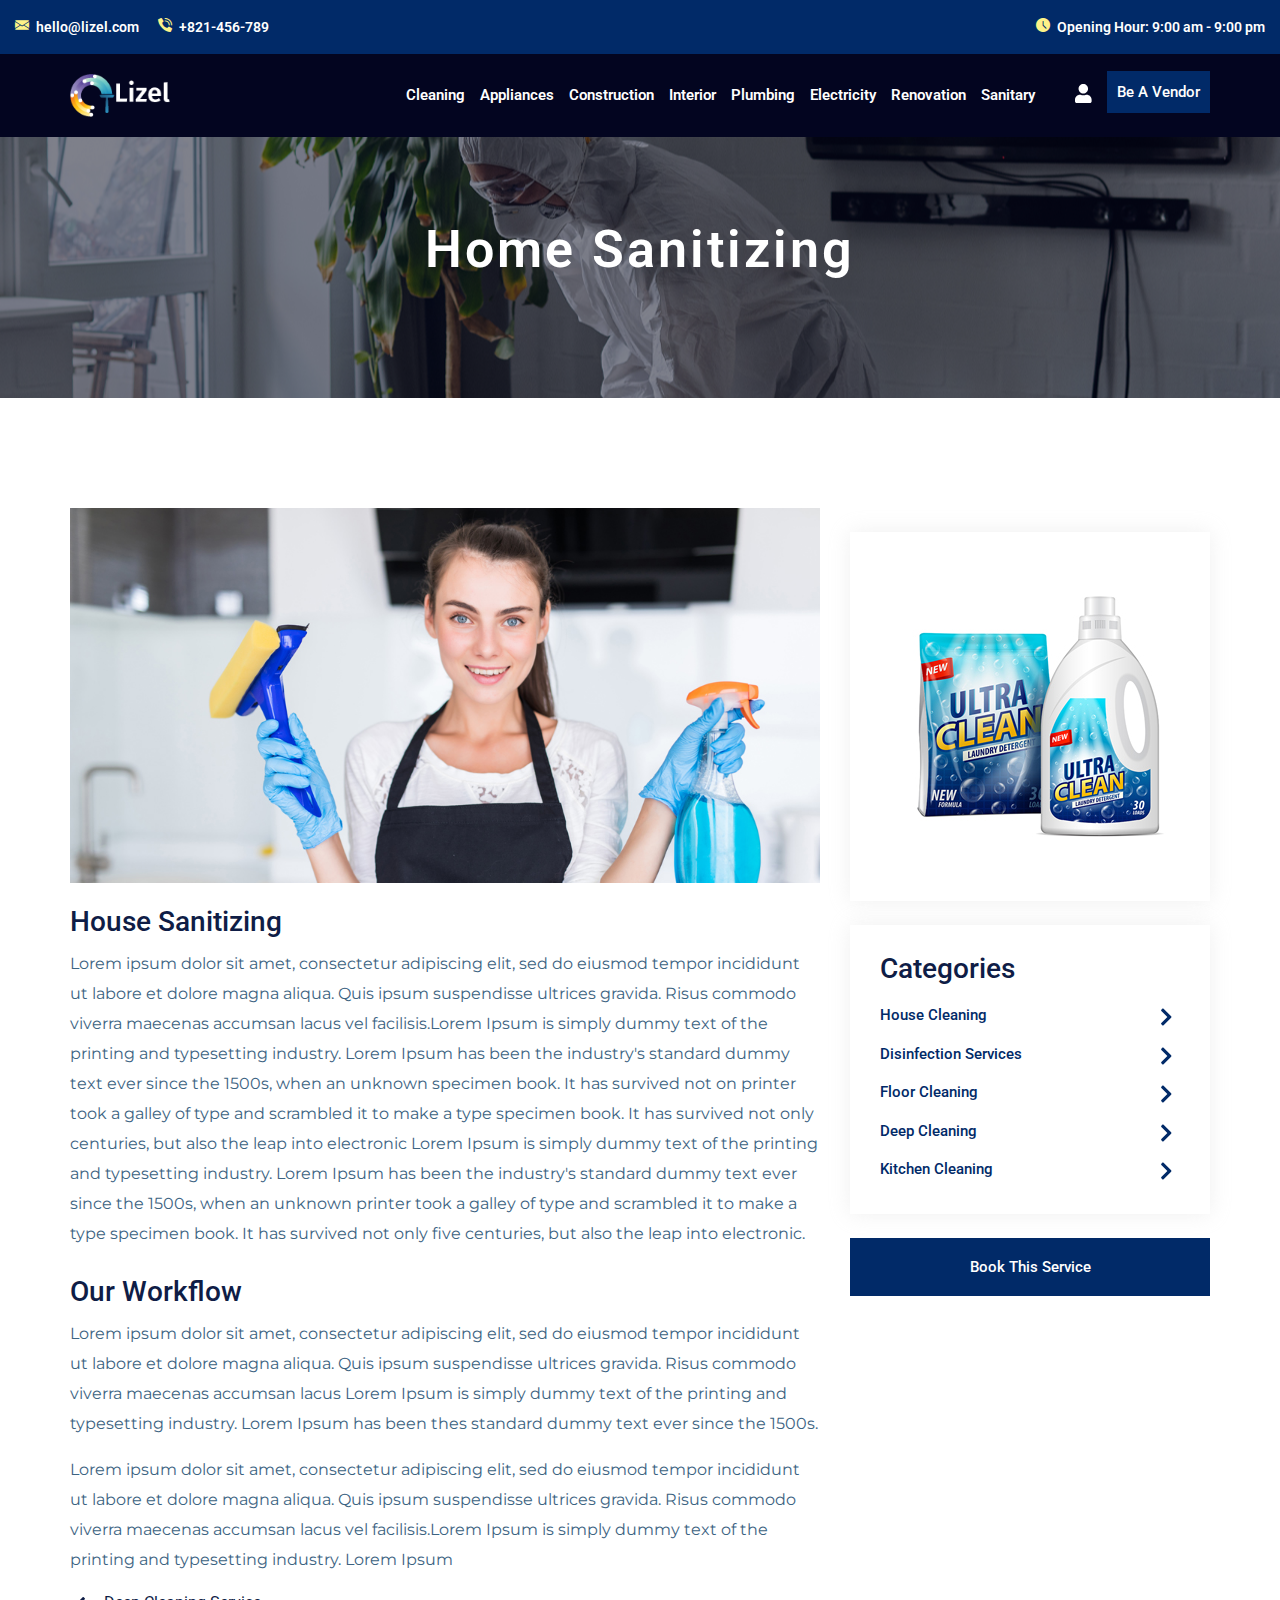
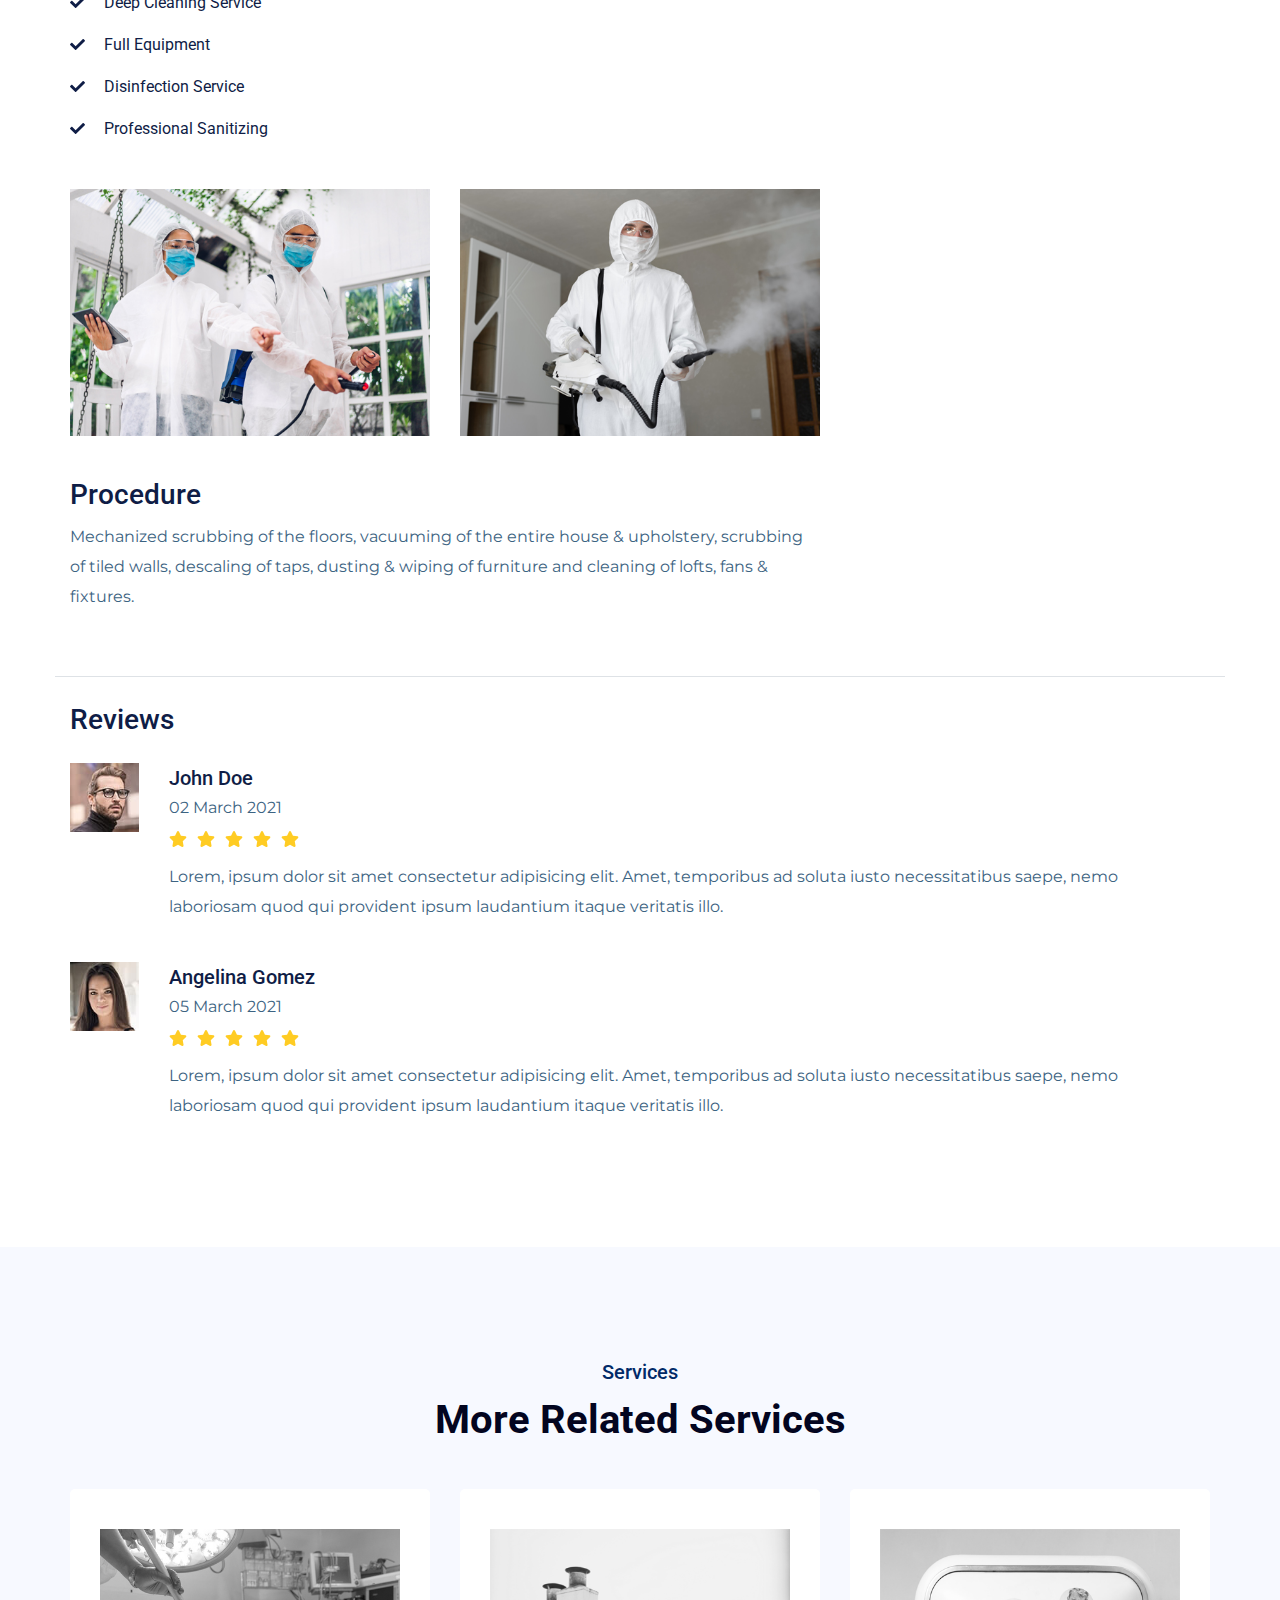
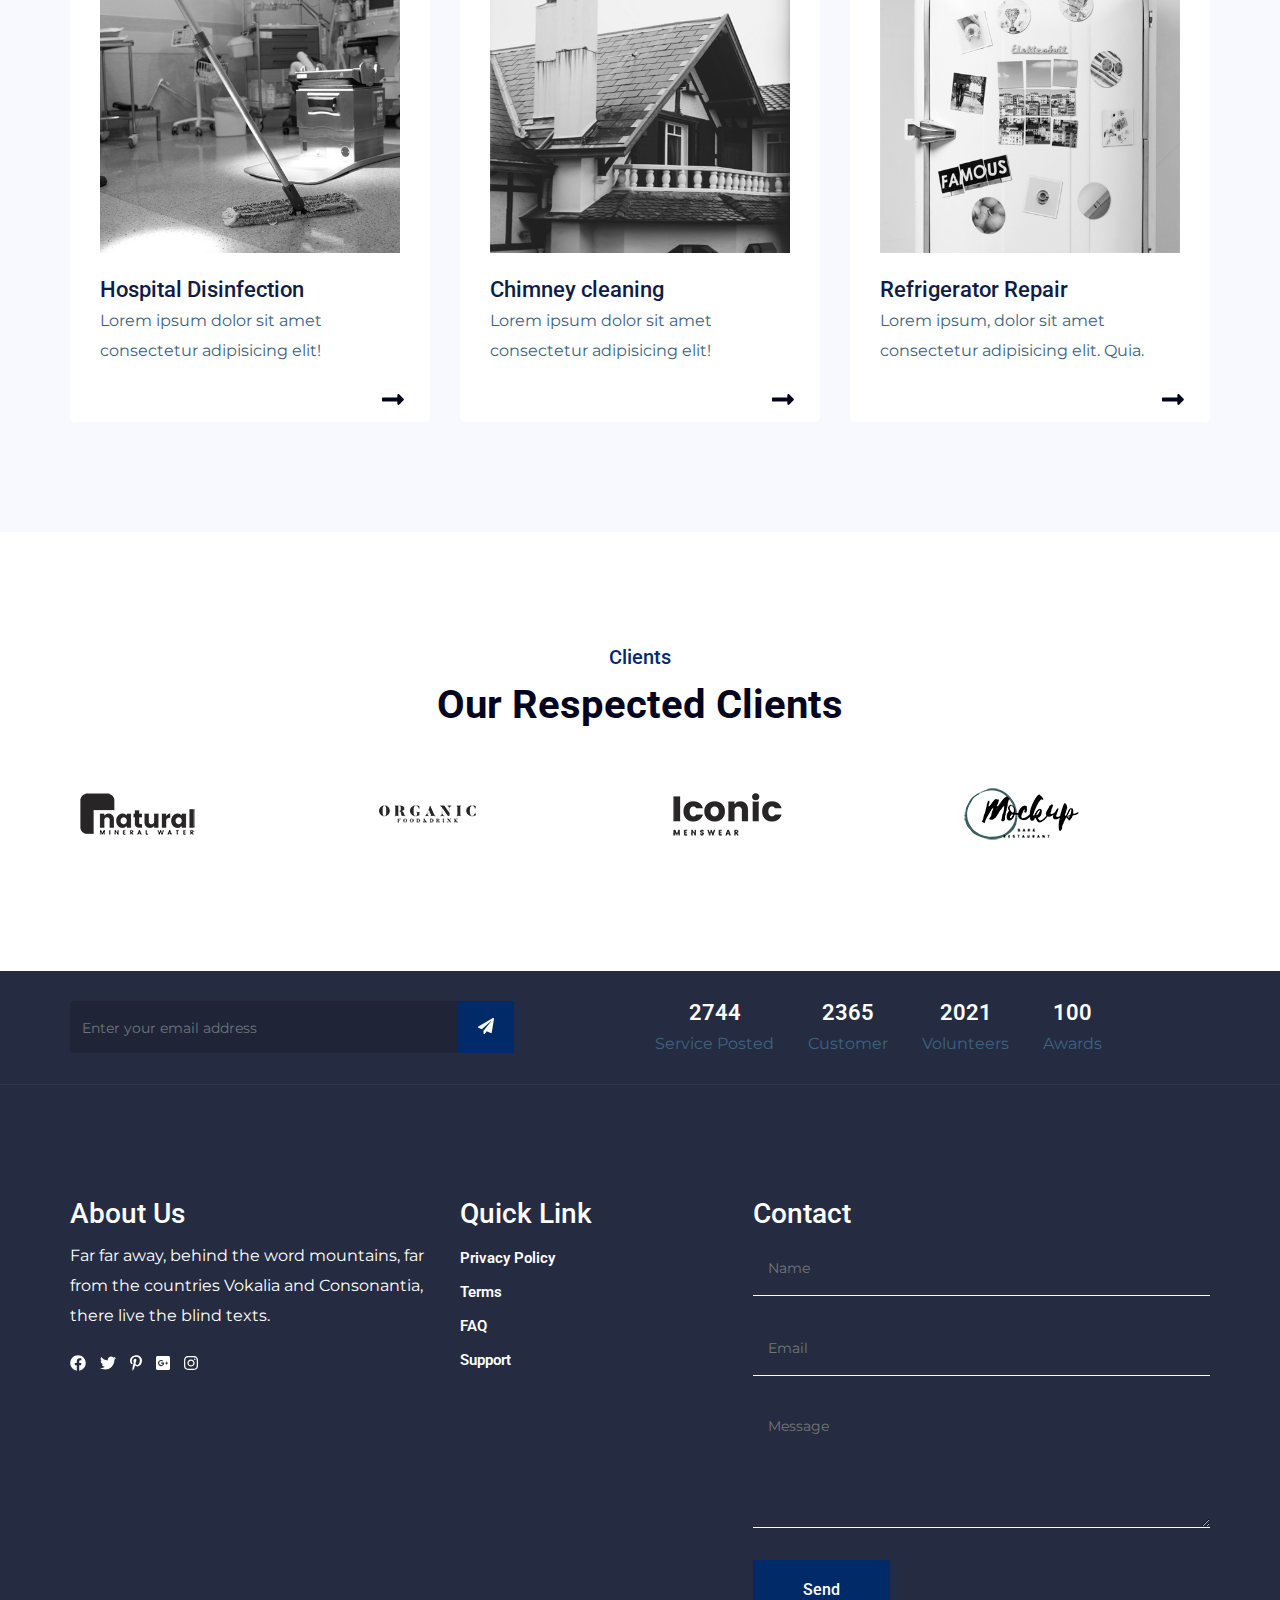
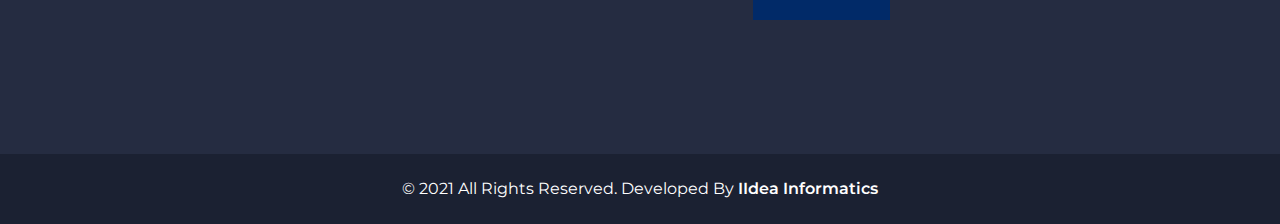
<file: service_detail.html>
<!DOCTYPE html>
<html lang="en">

  <head>
    <meta http-equiv="Content-Type" content="text/html; charset=UTF-8">
    <meta http-equiv="X-UA-Compatible" content="IE=edge" />
    <meta http-equiv="X-UA-Compatible" content="ie=edge">
    <meta name="viewport" content="width=device-width, initial-scale=1.0">
    <title> Lizel - Home Construction | Renovation | Interiors | Home Maintenance</title>
    <!-- favicon -->
    <link rel="icon" href="assets/images/logo.png" type="image/gif">
    <!-- bootstrap -->
    <link rel="stylesheet" href="assets/css/bootstrap.min.css">
    <!-- fontawesome -->
    <link rel="stylesheet" href="assets/css/all.min.css">
    <!-- mean menu -->
    <link rel="stylesheet" href="assets/css/meanmenu.css">
    <!-- fontawesome -->
    <link rel="stylesheet" href="assets/css/fontawesome.min.css">
    <!-- slick -->
    <link rel="stylesheet" href="assets/css/slick.css">
    <!-- flaticon -->
    <link rel="stylesheet" href="assets/css/font/flaticon.css">
    <!-- style -->
    <link rel="stylesheet" href="assets/css/style.css">
    <!-- responsive -->
    <link rel="stylesheet" href="assets/css/responsive.css">
  </head>

  <body>
    <!-- preloader -->
    <div id="loading">
      <div id="loading-center">
        <div id="loading-center-absolute">
          <div class="object" id="object_four"></div>
          <div class="object" id="object_three"></div>
          <div class="object" id="object_two"></div>
          <div class="object" id="object_one"></div>
        </div>
      </div>
    </div>

    <!-- topbar -->
    <section class="topbar">
      <div class="container-fluid">
        <div class="row">
          <div class="col-lg-6 col-md-6 col-sm-6">
            <div class="topbar-left">
              <ul>
                <li>
                  <i class="flaticon-email"></i>
                  <a href="mailto:hello@lizel.com">hello@lizel.com</a>
                </li>
                <li>
                  <i class="flaticon-phone-call"></i>
                  <a href="tel:+821-456-789">+821-456-789</a>
                </li>
              </ul>
            </div>
          </div>
          <div class="col-lg-6 col-md-6 col-sm-6 d-flex justify-content-end">
            <div class="topbar-right">
              <ul>
                <li>
                  <i class="flaticon-clock"></i>
                  <span>Opening Hour: 9:00 am - 9:00 pm</span>
                </li>
              </ul>
            </div>
          </div>
        </div>
      </div>
    </section>

    <!-- header -->
    <section class="header">
      <div class="container">
        <div class="row">
          <div class="col-lg-2 col-md-2 d-flex align-items-center">
            <div class="site-logo">
              <a href="index.html">
                <img src="assets/images/logo.png" alt="company logo">
              </a>
            </div>
          </div>
          <div class="col-lg-10 col-md-10 d-flex align-items-center justify-content-end">
            <nav class="main-menu" id="mobile-menu">
              <ul>
                <li>
                  <a href="#">Cleaning</a>
                  <ul class="submenu">
                    <li>
                      <a href="service_detail.html">Home Sanitizing</a>
                    </li>
                    <li>
                      <a l href="service_detail.html">Hospital Cleaning</a>
                    </li>
                    <li>
                      <a href="service_detail.html">Office Cleaning</a>
                    </li>
                    <li>
                      <a href="service_detail.html">Tank Cleaning</a>
                    </li>
                  </ul>
                </li>
                <li>
                  <a href="#">Appliances</a>
                  <ul class="submenu">
                    <li>
                      <a href="service_detail.html">Washing Machine Repair</a>
                    </li>
                    <li>
                      <a href="service_detail.html">Chimney Cleaning</a>
                    </li>
                    <li>
                      <a href="service_detail.html">Refrigerator Repair</a>
                    </li>
                    <li>
                      <a href="service_detail.html">Accesories Cleaning</a>
                    </li>
                  </ul>
                </li>
                <li>
                  <a href="#">Construction</a>
                  <ul class="submenu">
                    <li>
                      <a href="service_detail.html">Home Renovation</a>
                    </li>
                    <li>
                      <a href="service_detail.html">Interior Design</a>
                    </li>
                    <li>
                      <a href="service_detail.html">Plumbing</a>
                    </li>
                    <li>
                      <a href="service_detail.html">Electricity</a>
                    </li>
                  </ul>
                </li>
                <li>
                  <a href="service_detail.html">Interior</a>
                </li>
                <li>
                  <a href="service_detail.html">Plumbing</a>
                </li>
                <li>
                  <a href="service_detail.html">Electricity</a>
                </li>
                <li>
                  <a href="service_detail.html">Renovation</a>
                </li>
                <li>
                  <a href="service_detail.html">Sanitary</a>
                </li>
                <li class="left-space" id="auth-dropdown">
                  <a href="#"><i class="fas fa-user"></i></a>
                  <ul class="submenu auth-menu">
                    <li>
                      <a href="login.html">User Login</a>
                    </li>
                    <li>
                      <a href="vendor_profile.html">Vendor Profile</a>
                    </li>
                    <li>
                      <a href="user_profile.html">User Profile</a>
                    </li>
                  </ul>
                </li>
                <!-- <li>
                  <a href="cart.html" class="cart-icon"><i class="fas fa-shopping-cart"></i></a>
                  <sup>0</sup>
                </li> -->
                <li><a href="vendor.html" class="button vendor-button">Be a Vendor</a></li>
              </ul>
            </nav>
          </div>
          <div class="col-12">
            <div class="mobile-menu"></div>
          </div>
        </div>
      </div>
    </section>
    <!-- hero -->
    <section class="hero hero-service ">
      <div class="container">
        <div class="row">
          <div class="col-lg-12">
            <div class="banner-search text-center">
              <h1>Home Sanitizing</h1>
            </div>
          </div>
        </div>
      </div>
    </section>

    <!-- service detail -->
    <section class="service-inner-page">
      <div class="container">
        <div class="row">
          <div class="col-lg-8">
            <div class="service-content-container">
              <div class="service-content-img">
                <img src="assets/images/service-detail1.jpg" alt="inner service details" class="img-fluid">
              </div>
              <div class="service-heading">
                <h4>House Sanitizing</h4>
                <p>Lorem ipsum dolor sit amet, consectetur adipiscing elit, sed do eiusmod tempor incididunt ut labore et dolore magna aliqua. Quis ipsum suspendisse ultrices gravida. Risus commodo viverra maecenas accumsan lacus vel facilisis.Lorem Ipsum
                  is simply dummy text of the printing and typesetting industry. Lorem Ipsum has been the industry's standard dummy text ever since the 1500s, when an unknown specimen book. It has survived not on printer took a galley of type and scrambled
                  it to make a type specimen book. It has survived not only centuries, but also the leap into electronic Lorem Ipsum is simply dummy text of the printing and typesetting industry. Lorem Ipsum has been the industry's standard dummy text
                  ever since the 1500s, when an unknown printer took a galley of type and scrambled it to make a type specimen book. It has survived not only five centuries, but also the leap into electronic.</p>
              </div>
              <div class="first-content mt-4">
                <h4>Our Workflow</h4>
                <p>Lorem ipsum dolor sit amet, consectetur adipiscing elit, sed do eiusmod tempor incididunt ut labore et dolore magna aliqua. Quis ipsum suspendisse ultrices gravida. Risus commodo viverra maecenas accumsan lacus Lorem Ipsum is simply dummy
                  text of the printing and typesetting industry. Lorem Ipsum has been thes standard dummy text ever since the 1500s.</p>
                <p>Lorem ipsum dolor sit amet, consectetur adipiscing elit, sed do eiusmod tempor incididunt ut labore et dolore magna aliqua. Quis ipsum suspendisse ultrices gravida. Risus commodo viverra maecenas accumsan lacus vel facilisis.Lorem Ipsum
                  is simply dummy text of the printing and typesetting industry. Lorem Ipsum </p>
                <ul>
                  <li>
                    <i class="fas fa-check"></i> Deep Cleaning Service
                  </li>
                  <li>
                    <i class="fas fa-check"></i> Full Equipment
                  </li>
                  <li>
                    <i class="fas fa-check"></i> Disinfection Service
                  </li>
                  <li>
                    <i class="fas fa-check"></i> Professional Sanitizing
                  </li>
                </ul>
              </div>
              <div class="second-content mt-5">
                <div class="row">
                  <div class="col-lg-6 col-md-6 mb-3">
                    <img src="assets/images/service-detail-3.jpg" alt="service3" class="img-fluid">
                  </div>
                  <div class="col-lg-6 col-md-6 mb-3">
                    <img src="assets/images/service-detail-4.jpg" alt="service-4" class="img-fluid">
                  </div>
                </div>
                <h4 class="mt-4">Procedure</h4>
                <p>Mechanized scrubbing of the floors, vacuuming of the entire house & upholstery, scrubbing of tiled walls, descaling of taps, dusting & wiping of furniture and cleaning of lofts, fans & fixtures.</p>
              </div>
            </div>
          </div>
          <div class="col-lg-4">
            <div class="booking-container">
              <!-- <form method="#" action="#" class="user-profile-form">
                <div class="form-row">
                  <div class="form-group col-md-12 col-lg-12">
                    <label for="inputEmail4"> Name</label>
                    <input type="text" class="form-control" id="inputEmail4" placeholder="Name">
                  </div>
                  <div class="form-group col-md-12 col-lg-12">
                    <label for="inputPassword4">Phone</label>
                    <input type="text" class="form-control" id="inputPassword4" placeholder="Phone">
                  </div>
                </div>
                <div class="form-group">
                  <label for="inputAddress">Address</label>
                  <input type="text" class="form-control" id="inputAddress" placeholder="1234 Main St">
                </div>
                <div class="form-group">
                  <p>Please select home size:</p>
                  <input type="radio" id="male" name="gender" value="male">
                  <label for="male">1BHK</label><br>
                  <input type="radio" id="female" name="gender" value="female">
                  <label for="female">2BHK</label><br>
                  <input type="radio" id="other" name="gender" value="other">
                  <label for="other">3BHK</label>
                </div>
                <div class="form-group">
                  <h5>Sub Total : $4000</h5>
                </div>
                <a href="booking.html" class="button">Book</a>
              </form> -->
              <div class="ad mt-4">
                <img src="assets/images/ad-1.jpg" alt="">
              </div>
              <div class="category right-head mt-4">
                <h4>Categories</h4>
                <ul>
                  <li>
                    <a href="#">House Cleaning
                      <i class="fas fa-chevron-right"  ></i>
                    </a>
                  </li>
                  <li>
                    <a href="#">Disinfection Services
                      <i class="fas fa-chevron-right" ></i>
                    </a>
                  </li>
                  <li>
                    <a href="#">Floor Cleaning 
                      <i class="fas fa-chevron-right" ></i>
                    </a>
                  </li>
                  <li>
                    <a href="#">Deep Cleaning
                      <i class="fas fa-chevron-right" ></i>
                    </a>
                  </li>
                  <li>
                    <a href="#">Kitchen Cleaning
                      <i class="fas fa-chevron-right" ></i>
                    </a>
                  </li>
                </ul>
              </div>
              <a href="booking.html" class="button mt-4 text-center d-block">Book This Service</a>
            </div>
          </div>
        </div>
        <div class="row border-top mt-5">
          <div class="col-lg-12">
            <div class="review mt-4">
              <h4>Reviews</h4>
              <div class="review-box mt-4">
                <div class="review-img">
                  <img src="assets/images/reviewer-1.jpg" alt="man" class="img-fluid">
                </div>
                <div class="review-content">
                  <div class="reviewer-meta">
                    <h5>John Doe</h5>
                    <p> 02 March 2021</p>
                  </div>
                  <ul class="reviewer-rating">
                    <li><i class="fas fa-star active"></i></li>
                    <li><i class="fas fa-star active"></i></li>
                    <li><i class="fas fa-star active"></i></li>
                    <li><i class="fas fa-star"></i></li>
                    <li><i class="fas fa-star"></i></li>
                  </ul>
                  <div class="reviewer-quote">
                    <p>Lorem, ipsum dolor sit amet consectetur adipisicing elit. Amet, temporibus ad soluta iusto necessitatibus saepe, nemo laboriosam quod qui provident ipsum laudantium itaque veritatis illo.</p>
                  </div>
                </div>
              </div>
              <div class="review-box mt-4">
                <div class="review-img">
                  <img src="assets/images/reviewer-2.jpg" alt="man" class="img-fluid">
                </div>
                <div class="review-content">
                  <div class="reviewer-meta">
                    <h5>Angelina Gomez</h5>
                    <p> 05 March 2021</p>
                  </div>
                  <ul class="reviewer-rating">
                    <li><i class="fas fa-star active"></i></li>
                    <li><i class="fas fa-star active"></i></li>
                    <li><i class="fas fa-star active"></i></li>
                    <li><i class="fas fa-star"></i></li>
                    <li><i class="fas fa-star"></i></li>
                  </ul>
                  <div class="reviewer-quote">
                    <p>Lorem, ipsum dolor sit amet consectetur adipisicing elit. Amet, temporibus ad soluta iusto necessitatibus saepe, nemo laboriosam quod qui provident ipsum laudantium itaque veritatis illo.</p>
                  </div>
                </div>
              </div>
            </div>
          </div>
        </div>
      </div>
    </section>
    <!-- related service -->
    <section class="service" id="cleaning">
      <div class="container">
        <div class="row">
          <div class="col-lg-6 offset-lg-3 text-center">
            <div class="section-title">
              <h5>Services</h5>
              <h3>More Related Services</h3>
            </div>
          </div>
        </div>
        <div class="row mt-4 service-slider">

          <div class="col-lg-12 ">
            <div class="service-container">
              <div class="service-image">
                <img src="assets/images/hospital-cleaning.jpg" alt="hospital-cleaning">
              </div>
              <div class="service-detail">
                <span> Hospital Disinfection</span>
                <p>Lorem ipsum dolor sit amet consectetur adipisicing elit!</p>
              </div>
            </div>
            <a href="service_detail.html" class="service-btn">
              <i class="fas fa-long-arrow-alt-right"></i>
            </a>
          </div>
          <div class="col-lg-12 ">
            <div class="service-container ">
              <div class="service-image">
                <img src="assets/images/chimney-repair.png" alt="chmney-cleaning">
              </div>
              <div class="service-detail">
                <span>Chimney cleaning</span>
                <p>Lorem ipsum dolor sit amet consectetur adipisicing elit!</p>
              </div>
            </div>
            <a href="service_detail.html" class="service-btn">
              <i class="fas fa-long-arrow-alt-right"></i>
            </a>
          </div>
          <div class="col-lg-12 ">
            <div class="service-container">
              <div class="service-image">
                <img src="assets/images/refrigerator.png" alt="refrigerator">
              </div>
              <div class="service-detail">
                <span>Refrigerator Repair</span>
                <p>Lorem ipsum, dolor sit amet consectetur adipisicing elit. Quia.</p>
              </div>
            </div>
            <a href="service_detail.html" class="service-btn">
              <i class="fas fa-long-arrow-alt-right"></i>
            </a>
          </div>
          <div class="col-lg-12 ">
            <div class="service-container">
              <div class="service-image">
                <img src="assets/images/office-cleaning.jpg" alt="office-cleaaning">
              </div>
              <div class="service-detail">
                <span>Office Cleaning</span>
                <p>Lorem ipsum, dolor sit amet consectetur adipisicing elit. Quia.</p>
              </div>
            </div>
            <a href="service_detail.html" class="service-btn">
              <i class="fas fa-long-arrow-alt-right"></i>
            </a>
          </div>
          <div class="col-lg-12 ">
            <div class="service-container">
              <div class="service-image">
                <img src="assets/images/tank-cleaning.jpg" alt="Water-tank">
              </div>
              <div class="service-detail">
                <span> Water Tank Cleaning</span>
                <p>Lorem ipsum dolor sit amet, consectetur adipisicing elit. Mollitia.</p>
              </div>
            </div>
            <a href="service_detail.html" class="service-btn">
              <i class="fas fa-long-arrow-alt-right"></i>
            </a>
          </div>
          <div class="col-lg-12 ">
            <div class="service-container">
              <div class="service-image">
                <img src="assets/images/home-sanitizing.jpg" alt="service-one">
              </div>
              <div class="service-detail">
                <span>Home Sanitizing</span>
                <p>Lorem ipsum dolor sit amet consectetur adipisicing elit. Ad, illum!</p>
              </div>
            </div>
            <a href="service_detail.html" class="service-btn">
              <i class="fas fa-long-arrow-alt-right"></i>
            </a>
          </div>
          <div class="col-lg-12 ">
            <div class="service-container">
              <div class="service-image">
                <img src="assets/images/washing-machine.png" alt="washing machine">
              </div>
              <div class="service-detail">
                <span>Washing Machine Repair</span>
                <p>Lorem ipsum dolor sit amet consectetur adipisicing elit. Ad, illum!</p>
              </div>
            </div>
            <a href="service_detail.html" class="service-btn">
              <i class="fas fa-long-arrow-alt-right"></i>
            </a>
          </div>
          <div class="col-lg-12 ">
            <div class="service-container">
              <div class="service-image">
                <img src="assets/images/appliance-accesories.png" alt="accesories">
              </div>
              <div class="service-detail">
                <span> Appliance Accesories</span>
                <p>Lorem ipsum dolor sit amet, consectetur adipisicing elit. Mollitia.</p>
              </div>
            </div>
            <a href="service_detail.html" class="service-btn">
              <i class="fas fa-long-arrow-alt-right"></i>
            </a>
          </div>
        </div>
      </div>
    </section>
    <!-- Clients -->
    <section class="client">
      <div class="container">
        <div class="row">
          <div class="col-lg-6 offset-lg-3 text-center">
            <div class="section-title">
              <h5>Clients</h5>
              <h3>Our Respected Clients</h3>
            </div>
          </div>
        </div>
        <div class="row mt-4 client-slider">
          <div class="col-lg-12 ">
            <div class="client-container">
              <div class="client-image">
                <img src="assets/images/brand-1.png" alt="brand-one">
              </div>
            </div>
          </div>
          <div class="col-lg-12 ">
            <div class="client-container">
              <div class="client-image">
                <img src="assets/images/brand-2.png" alt="brand-two">
              </div>
            </div>
          </div>
          <div class="col-lg-12 ">
            <div class="client-container">
              <div class="client-image">
                <img src="assets/images/brand-3.png" alt="brand-three">
              </div>
            </div>
          </div>

          <div class="col-lg-12 ">
            <div class="client-container">
              <div class="client-image">
                <img src="assets/images/brand-4.png" alt="brand-four">
              </div>
            </div>
          </div>

          <div class="col-lg-12 ">
            <div class="client-container">
              <div class="client-image">
                <img src="assets/images/brand-5.png" alt="brand-five">
              </div>
            </div>
          </div>

    </section>

    <!-- before footer -->
    <section class="before-footer">
      <div class="container">
        <div class="row">
          <div class="col-lg-6 col-md-6 col-sm-12 d-flex align-items-center responsive-margin">
            <div class="form-fields">
              <div class="input-group">
                <input type="email" class="form-control" placeholder="Enter your email address">
                <span class="input-group-btn">
									<button class="theme-bg" type="submit"><span class="fas fa-paper-plane"></span></button>
                </span>
              </div>
            </div>
          </div>

          <div class="col-lg-6 col-md-6 col-sm-12 d-flex align-items-center flex-center">
            <ul class="facts">
              <li><span>2744</span><br>
                <p>Service Posted</p>
              </li>
              <li><span>2365</span><br>
                <p>Customer</p>
              </li>
              <li><span>2021</span><br>
                <p>Volunteers</p>
              </li>
              <li><span>100</span><br>
                <p>Awards</p>
              </li>
            </ul>
          </div>

        </div>
      </div>
    </section>
    <!-- footer -->
    <footer>
      <section class="footer" id="contact">
        <div class="container">
          <div class="row">
            <div class=" col-lg-4 col-md-6 col-sm-6 mb-4">
              <div class="widget">
                <h4 class="widget-title">About Us</h4>
                <p>Far far away, behind the word mountains, far from the countries Vokalia and Consonantia, there live the blind texts.</p>
                <ul class="widget-footer-social">
                  <li>
                    <a href="#" target="_blank"><span><i class="fab fa-facebook"></i></span></a>
                  </li>
                  <li>
                    <a href="# " target="_blank"><span><i class="fab fa-twitter"></i></span></a>
                  </li>

                  <li>
                    <a href="# " target="_blank"><span><i class="fab fa-pinterest-p"></i></span></a>
                  </li>
                  <li>
                    <a href="# " target="_blank"><span><i class="fab fa-google-plus-square"></i></span></a>
                  </li>
                  <li>
                    <a href="# " target="_blank"><span><i class="fab fa-instagram"></i></span></a>
                  </li>
                </ul>
              </div>
            </div>
            <div class="col-lg-3 col-md-6 col-sm-6 mb-4">
              <div class="widget">
                <div class="widget-title">
                  <h4>Quick Link</h4>
                  <ul>
                    <li><a href="#">Privacy Policy</a></li>
                    <li><a href="terms.html">Terms</a></li>
                    <li><a href="#">FAQ</a></li>
                    <li><a href="#">Support</a></li>
                  </ul>
                </div>
              </div>
            </div>
            <div class="col-lg-5 col-md-12 col-sm-12 mb-4">
              <div class="widget">
                <h4>Contact</h4>
              </div>
              <form id="contact-form" method="post" action="contact.php" novalidate="true">
                <div class="messages"></div>
                <div class="controls">
                  <div class="form-group has-error has-danger">
                    <input id="form_name" type="text" name="name" placeholder="Name" required="required">
                  </div>

                  <div class="form-group">
                    <input id="form_email" type="email" name="email" placeholder="Email" required="required">
                  </div>

                  <div class="form-group">
                    <textarea id="form_message" name="message" placeholder="Message" rows="4" required="required"></textarea>
                  </div>

                  <button type="submit" class="button button-contact"><span>Send</span></button>
                </div>
              </form>
            </div>
          </div>
        </div>
      </section>
      <section class="copyright">
        <div class="footer-bottom">
          <div class="container">
            <div class="row">
              <div class="col-lg-12 text-center">
                <div class="reserved">
                  <p>© 2021 All Rights Reserved. Developed By <span>IIdea Informatics</span>
                  </p>
                </div>
              </div>
            </div>
          </div>
        </div>
      </section>
    </footer>

    <!-- back to top button -->
    <div class="top-btn">
      <i class="fas fa-chevron-up"></i>
    </div>

    <!-- jquery -->
    <script src="assets/js/jquery-1.12.4.min.js"></script>
    <!-- bootstrap -->
    <script src="assets/js/bootstrap.min.js"></script>
    <!-- fontawesome js-->
    <script src="assets/js/all.min.js"></script>
    <!-- mean menu js -->
    <script src="assets/js/jquery.meanmenu.min.js"></script>
    <!-- fontawesome js -->
    <script src="assets/js/fontawesome.min.js"></script>
    <!-- slick js-->
    <script src="assets/js/slick.min.js"></script>
    <!-- smooth scroll js-->
    <script src="assets/js/smooth-scroll.polyfills.min.js"></script>
    <!-- ajax js-->
    <script src="assets/js/ajax.js"></script>
    <!-- main -->
    <script src="assets/js/app.js"></script>
  </body>

</html>
</file>
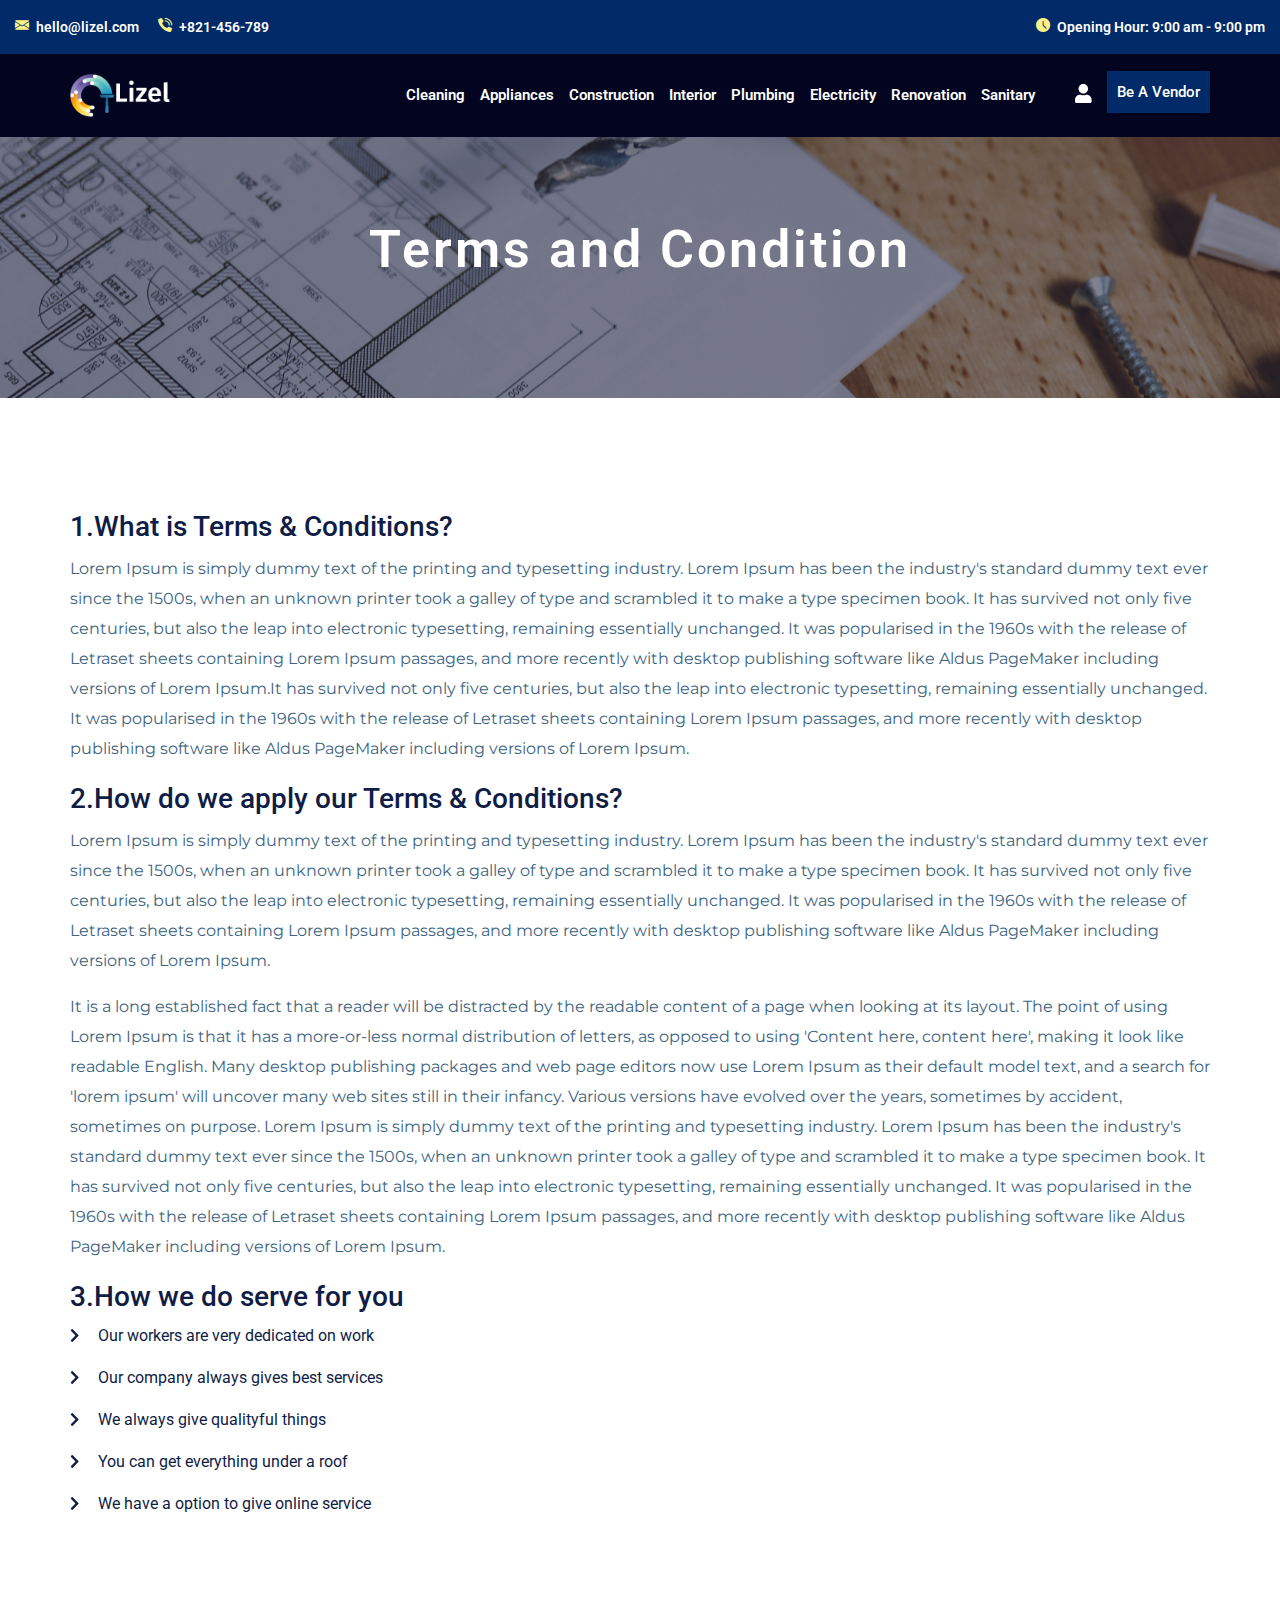
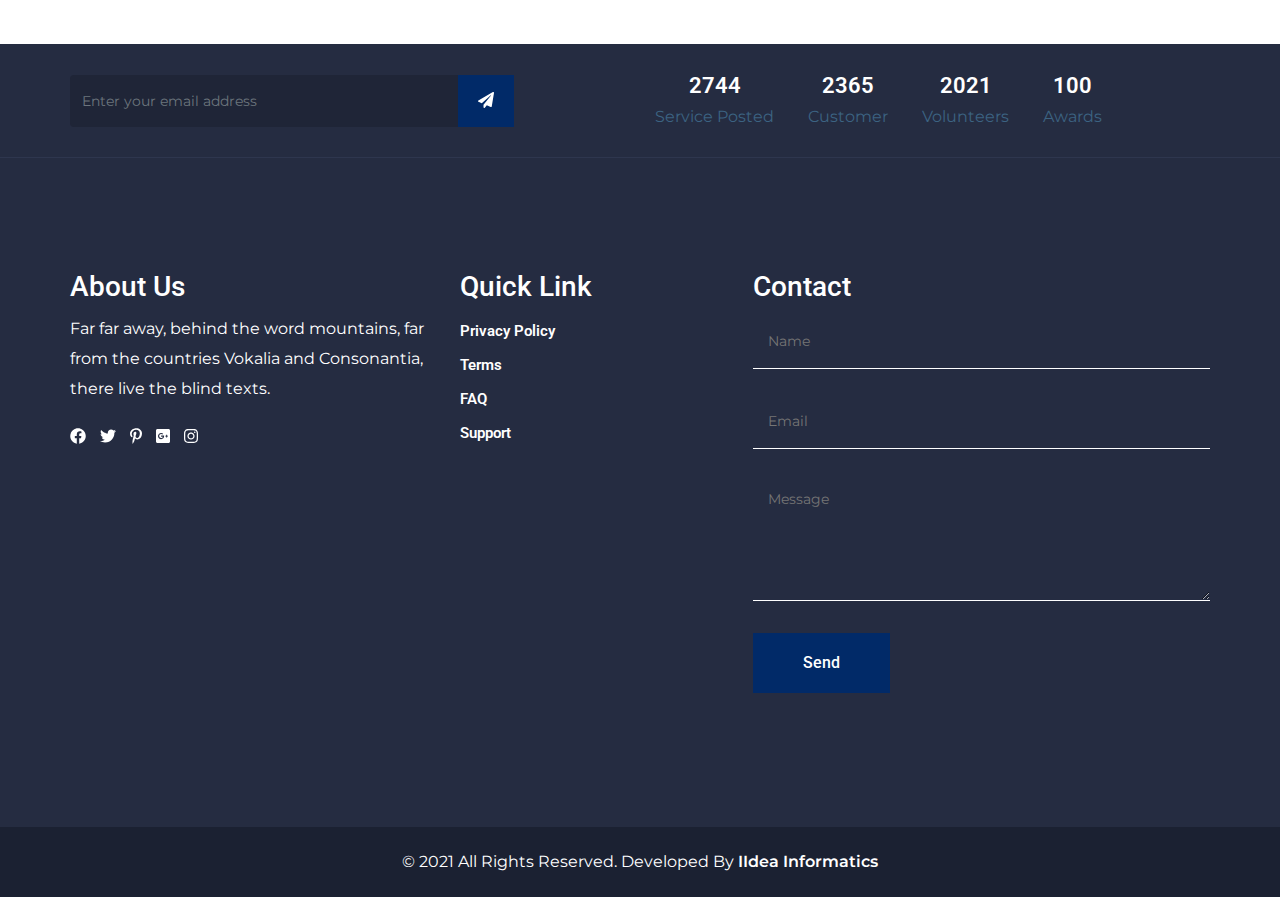
<file: terms.html>
<!DOCTYPE html>
<html lang="en">

  <head>
    <meta http-equiv="Content-Type" content="text/html; charset=UTF-8">
    <meta http-equiv="X-UA-Compatible" content="IE=edge" />
    <meta http-equiv="X-UA-Compatible" content="ie=edge">
    <meta name="viewport" content="width=device-width, initial-scale=1.0">
    <title> Lizel - Home Construction | Renovation | Interiors | Home Maintenance</title>
    <!-- favicon -->
    <link rel="icon" href="assets/images/logo.png" type="image/gif">
    <!-- bootstrap -->
    <link rel="stylesheet" href="assets/css/bootstrap.min.css">
    <!-- fontawesome -->
    <link rel="stylesheet" href="assets/css/all.min.css">
    <!-- mean menu -->
    <link rel="stylesheet" href="assets/css/meanmenu.css">
    <!-- fontawesome -->
    <link rel="stylesheet" href="assets/css/fontawesome.min.css">
    <!-- slick -->
    <link rel="stylesheet" href="assets/css/slick.css">
    <!-- flaticon -->
    <link rel="stylesheet" href="assets/css/font/flaticon.css">
    <!-- style -->
    <link rel="stylesheet" href="assets/css/style.css">
    <!-- responsive -->
    <link rel="stylesheet" href="assets/css/responsive.css">
  </head>

  <body>
    <!-- preloader -->
    <div id="loading">
      <div id="loading-center">
        <div id="loading-center-absolute">
          <div class="object" id="object_four"></div>
          <div class="object" id="object_three"></div>
          <div class="object" id="object_two"></div>
          <div class="object" id="object_one"></div>
        </div>
      </div>
    </div>

    <!-- topbar -->
    <section class="topbar">
      <div class="container-fluid">
        <div class="row">
          <div class="col-lg-6 col-md-6">
            <div class="topbar-left">
              <ul>
                <li>
                  <i class="flaticon-email"></i>
                  <a href="mailto:hello@lizel.com">hello@lizel.com</a>
                </li>
                <li>
                  <i class="flaticon-phone-call"></i>
                  <a href="tel:+821-456-789">+821-456-789</a>
                </li>
              </ul>
            </div>
          </div>
          <div class="col-lg-6 col-md-6 d-flex justify-content-end">
            <div class="topbar-right">
              <ul>
                <li>
                  <i class="flaticon-clock"></i>
                  <span>Opening Hour: 9:00 am - 9:00 pm</span>
                </li>
              </ul>
            </div>
          </div>
        </div>
      </div>
    </section>

    <!-- header -->
    <section class="header">
      <div class="container">
        <div class="row">
          <div class="col-lg-2 col-md-2 d-flex align-items-center">
            <div class="site-logo">
              <a href="index.html">
                <img src="assets/images/logo.png" alt="company logo">
              </a>
            </div>
          </div>
          <div class="col-lg-10 col-md-10 d-flex align-items-center justify-content-end">
            <nav class="main-menu" id="mobile-menu">
              <ul>
                <li>
                  <a href="#">Cleaning</a>
                  <ul class="submenu">
                    <li>
                      <a href="service_detail.html">Home Sanitizing</a>
                    </li>
                    <li>
                      <a l href="service_detail.html">Hospital Cleaning</a>
                    </li>
                    <li>
                      <a href="service_detail.html">Office Cleaning</a>
                    </li>
                    <li>
                      <a href="service_detail.html">Tank Cleaning</a>
                    </li>
                  </ul>
                </li>
                <li>
                  <a href="#">Appliances</a>
                  <ul class="submenu">
                    <li>
                      <a href="service_detail.html">Washing Machine Repair</a>
                    </li>
                    <li>
                      <a href="service_detail.html">Chimney Cleaning</a>
                    </li>
                    <li>
                      <a href="service_detail.html">Refrigerator Repair</a>
                    </li>
                    <li>
                      <a href="service_detail.html">Accesories Cleaning</a>
                    </li>
                  </ul>
                </li>
                <li>
                  <a href="#">Construction</a>
                  <ul class="submenu">
                    <li>
                      <a href="service_detail.html">Home Renovation</a>
                    </li>
                    <li>
                      <a href="service_detail.html">Interior Design</a>
                    </li>
                    <li>
                      <a href="service_detail.html">Plumbing</a>
                    </li>
                    <li>
                      <a href="service_detail.html">Electricity</a>
                    </li>
                  </ul>
                </li>
                <li>
                  <a href="service_detail.html">Interior</a>
                </li>
                <li>
                  <a href="service_detail.html">Plumbing</a>
                </li>
                <li>
                  <a href="service_detail.html">Electricity</a>
                </li>
                <li>
                  <a href="service_detail.html">Renovation</a>
                </li>
                <li>
                  <a href="service_detail.html">Sanitary</a>
                </li>
                <li class="left-space" id="auth-dropdown">
                  <a href="#"><i class="fas fa-user"></i></a>
                  <ul class="submenu auth-menu">
                    <li>
                      <a href="login.html">User Login</a>
                    </li>
                    <li>
                      <a href="vendor_profile.html">Vendor Profile</a>
                    </li>
                    <li>
                      <a href="user_profile.html">User Profile</a>
                    </li>
                  </ul>
                </li>
                <!-- <li>
                  <a href="cart.html" class="cart-icon"><i class="fas fa-shopping-cart"></i></a>
                  <sup>0</sup>
                </li> -->
                <li><a href="vendor.html" class="button vendor-button">Be a Vendor</a></li>
              </ul>
            </nav>
          </div>
          <div class="col-12">
            <div class="mobile-menu"></div>
          </div>
        </div>
      </div>
    </section>
    <!-- hero -->
    <section class="hero hero-vendor ">
      <div class="container">
        <div class="row">
          <div class="col-lg-12">
            <div class="banner-search text-center">
              <h1>Terms and Condition</h1>
            </div>
          </div>
        </div>
      </div>
    </section>

    <!-- terms and condition -->
    <section class="terms">
      <div class="container">
        <div class="privacy-item">
          <h4>1.What is Terms &amp; Conditions?</h4>
          <p>Lorem Ipsum is simply dummy text of the printing and typesetting industry. Lorem Ipsum has been the industry's standard dummy text ever since the 1500s, when an unknown printer took a galley of type and scrambled it to make a type specimen book.
            It has survived not only five centuries, but also the leap into electronic typesetting, remaining essentially unchanged. It was popularised in the 1960s with the release of Letraset sheets containing Lorem Ipsum passages, and more recently
            with desktop publishing software like Aldus PageMaker including versions of Lorem Ipsum.It has survived not only five centuries, but also the leap into electronic typesetting, remaining essentially unchanged. It was popularised in the 1960s
            with the release of Letraset sheets containing Lorem Ipsum passages, and more recently with desktop publishing software like Aldus PageMaker including versions of Lorem Ipsum.</p>
        </div>
        <div class="privacy-item">
          <h4>2.How do we apply our Terms &amp; Conditions?</h4>
          <p>Lorem Ipsum is simply dummy text of the printing and typesetting industry. Lorem Ipsum has been the industry's standard dummy text ever since the 1500s, when an unknown printer took a galley of type and scrambled it to make a type specimen book.
            It has survived not only five centuries, but also the leap into electronic typesetting, remaining essentially unchanged. It was popularised in the 1960s with the release of Letraset sheets containing Lorem Ipsum passages, and more recently
            with desktop publishing software like Aldus PageMaker including versions of Lorem Ipsum.</p>
          <p>It is a long established fact that a reader will be distracted by the readable content of a page when looking at its layout. The point of using Lorem Ipsum is that it has a more-or-less normal distribution of letters, as opposed to using 'Content
            here, content here', making it look like readable English. Many desktop publishing packages and web page editors now use Lorem Ipsum as their default model text, and a search for 'lorem ipsum' will uncover many web sites still in their infancy.
            Various versions have evolved over the years, sometimes by accident, sometimes on purpose. Lorem Ipsum is simply dummy text of the printing and typesetting industry. Lorem Ipsum has been the industry's standard dummy text ever since the 1500s,
            when an unknown printer took a galley of type and scrambled it to make a type specimen book. It has survived not only five centuries, but also the leap into electronic typesetting, remaining essentially unchanged. It was popularised in the
            1960s with the release of Letraset sheets containing Lorem Ipsum passages, and more recently with desktop publishing software like Aldus PageMaker including versions of Lorem Ipsum.
          </p>
        </div>
        <div class="privacy-item">
          <h4>3.How we do serve for you</h4>
          <ul>
            <li><i class="fas fa-chevron-right" "></i> Our workers are very dedicated on work</li>
            <li><i class="fas fa-chevron-right ""></i> Our company always gives best services</li>
            <li><i class="fas fa-chevron-right" "></i> We always give qualityful things</li>
            <li><i class="fas fa-chevron-right ""></i> You can get everything under a roof</li>
            <li>
              <i class="fas fa-chevron-right" "></i> We have a option to give online service</li>
          </ul>
        </div>
      </div>
    </section>

    <!-- before footer -->
    <section class="before-footer ">
      <div class="container ">
        <div class="row ">
          <div class="col-lg-6 col-md-6 col-sm-6 d-flex align-items-center ">
            <div class="form-fields ">
              <div class="input-group ">
                <input type="email " class="form-control " placeholder="Enter your email address ">
                <span class="input-group-btn ">
									<button class="theme-bg " type="submit "><span class="fas fa-paper-plane "></span></button>
                </span>
              </div>
            </div>
          </div>

          <div class="col-lg-6 col-md-6 col-sm-6 d-flex align-items-center ">
            <ul class="facts ">
              <li><span>2744</span><br>
                <p>Service Posted</p>
              </li>
              <li><span>2365</span><br>
                <p>Customer</p>
              </li>
              <li><span>2021</span><br>
                <p>Volunteers</p>
              </li>
              <li><span>100</span><br>
                <p>Awards</p>
              </li>
            </ul>
          </div>

        </div>
      </div>
    </section>
    <!-- footer -->
    <footer>
      <section class="footer " id="contact ">
        <div class="container ">
          <div class="row ">
            <div class=" col-lg-4 col-md-6 col-sm-6 mb-4 ">
              <div class="widget ">
                <h4 class="widget-title ">About Us</h4>
                <p>Far far away, behind the word mountains, far from the countries Vokalia and Consonantia, there live the blind texts.</p>
                <ul class="widget-footer-social ">
                  <li>
                    <a href="# " target="_blank "><span><i class="fab fa-facebook "></i></span></a>
                  </li>
                  <li>
                    <a href="# " target="_blank "><span><i class="fab fa-twitter "></i></span></a>
                  </li>

                  <li>
                    <a href="# " target="_blank "><span><i class="fab fa-pinterest-p "></i></span></a>
                  </li>
                  <li>
                    <a href="# " target="_blank "><span><i class="fab fa-google-plus-square "></i></span></a>
                  </li>
                  <li>
                    <a href="# " target="_blank "><span><i class="fab fa-instagram "></i></span></a>
                  </li>
                </ul>
              </div>
            </div>
            <div class="col-lg-3 col-md-6 col-sm-6 mb-4 ">
              <div class="widget ">
                <div class="widget-title ">
                  <h4>Quick Link</h4>
                  <ul>
                    <li><a href="# ">Privacy Policy</a></li>
                    <li><a href="terms.html ">Terms</a></li>
                    <li><a href="# ">FAQ</a></li>
                    <li><a href="# ">Support</a></li>
                  </ul>
                </div>
              </div>
            </div>
            <div class="col-lg-5 col-md-12 col-sm-12 mb-4 ">
              <div class="widget ">
                <h4>Contact</h4>
              </div>
              <form id="contact-form " method="post " action="contact.php " novalidate="true ">
                <div class="messages "></div>
                <div class="controls ">
                  <div class="form-group has-error has-danger ">
                    <input id="form_name " type="text " name="name " placeholder="Name " required="required ">
                  </div>

                  <div class="form-group ">
                    <input id="form_email " type="email " name="email " placeholder="Email " required="required ">
                  </div>

                  <div class="form-group ">
                    <textarea id="form_message " name="message " placeholder="Message " rows="4 " required="required "></textarea>
                  </div>

                  <button type="submit " class="button button-contact "><span>Send</span></button>
                </div>
              </form>
            </div>
          </div>
        </div>
      </section>
      <section class="copyright ">
        <div class="footer-bottom ">
          <div class="container ">
            <div class="row ">
              <div class="col-lg-12 text-center ">
                <div class="reserved ">
                  <p>© 2021 All Rights Reserved. Developed By <span>IIdea Informatics</span>
                  </p>
                </div>
              </div>
            </div>
          </div>
        </div>
      </section>
    </footer>

    <!-- back to top button -->
    <div class="top-btn ">
      <i class="fas fa-chevron-up "></i>
    </div>

    <!-- jquery -->
    <script src="assets/js/jquery-1.12.4.min.js "></script>
    <!-- bootstrap -->
    <script src="assets/js/bootstrap.min.js "></script>
    <!-- fontawesome js-->
    <script src="assets/js/all.min.js "></script>
    <!-- mean menu js -->
    <script src="assets/js/jquery.meanmenu.min.js "></script>
    <!-- fontawesome js -->
    <script src="assets/js/fontawesome.min.js "></script>
    <!-- slick js-->
    <script src="assets/js/slick.min.js "></script>
    <!-- smooth scroll js-->
    <script src="assets/js/smooth-scroll.polyfills.min.js "></script>
    <!-- ajax js-->
    <script src="assets/js/ajax.js "></script>
    <!-- main -->
    <script src="assets/js/app.js "></script>
  </body>

</html>
</file>
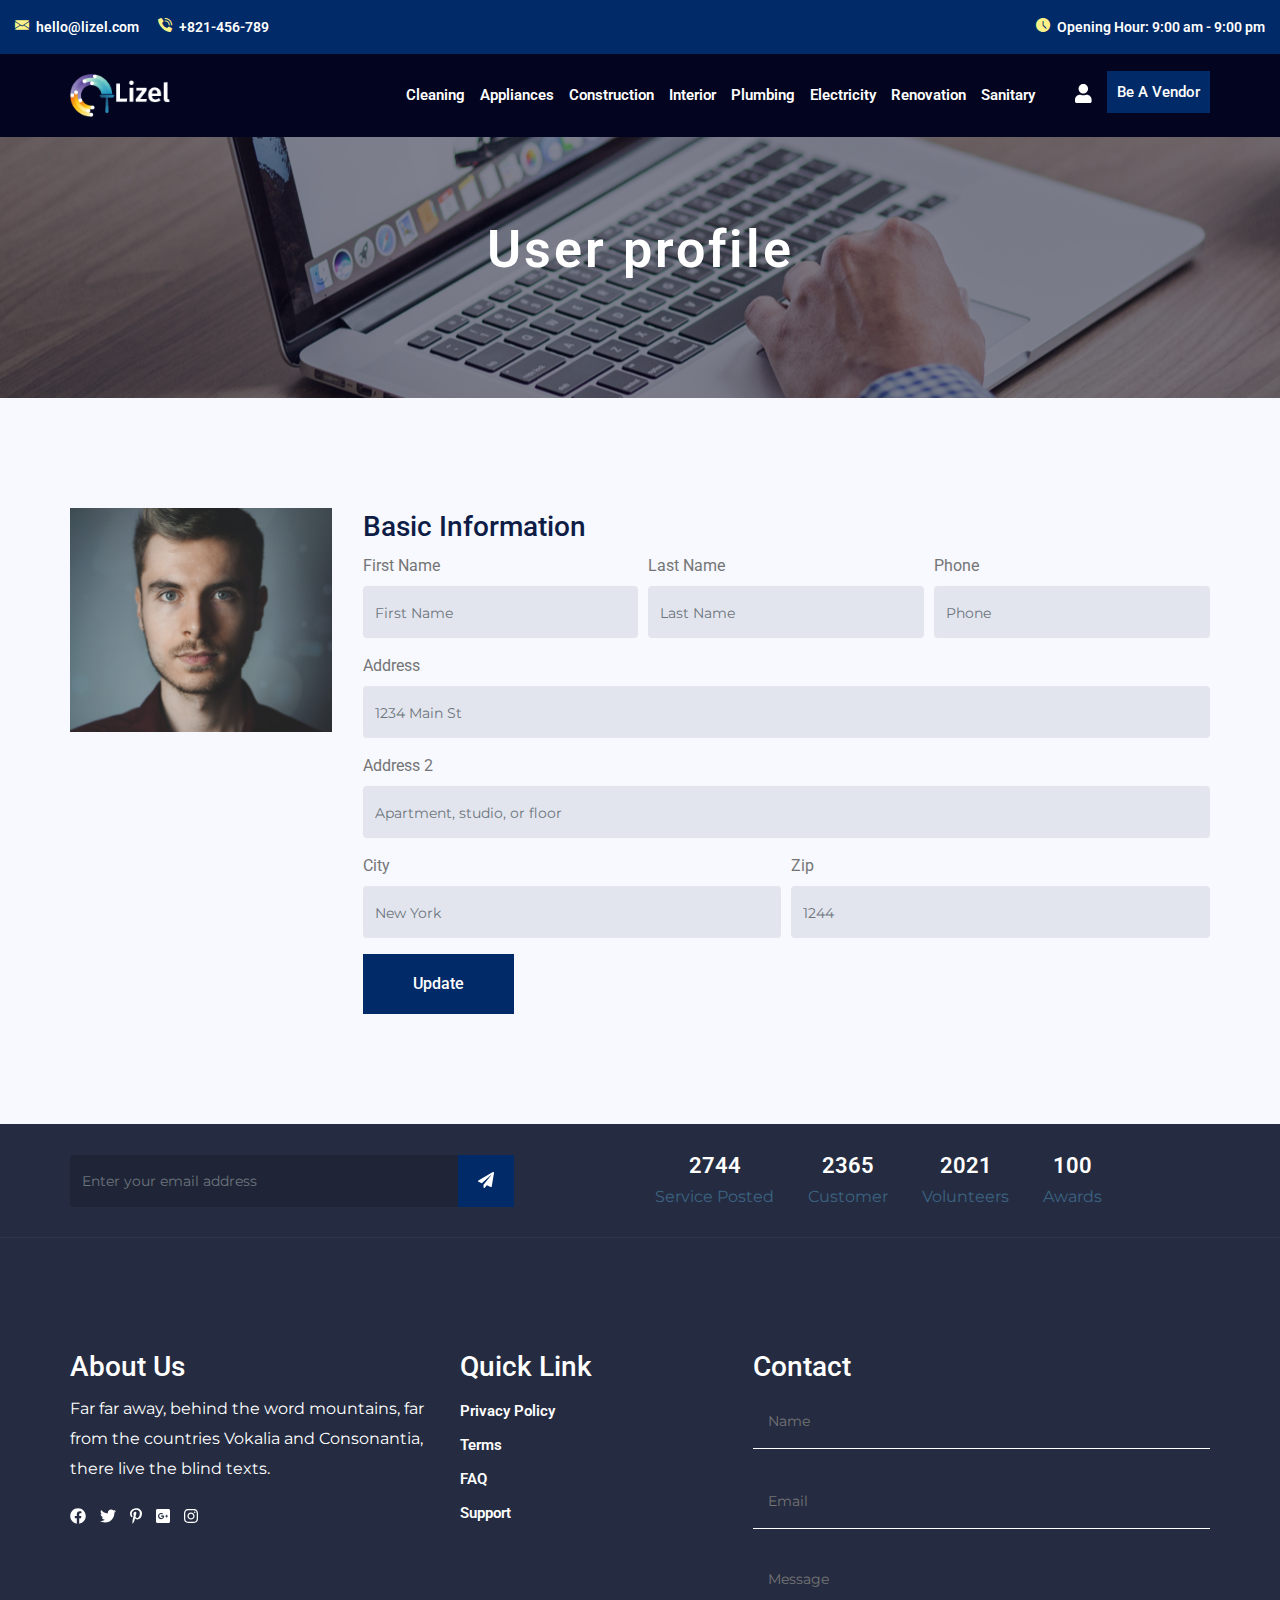
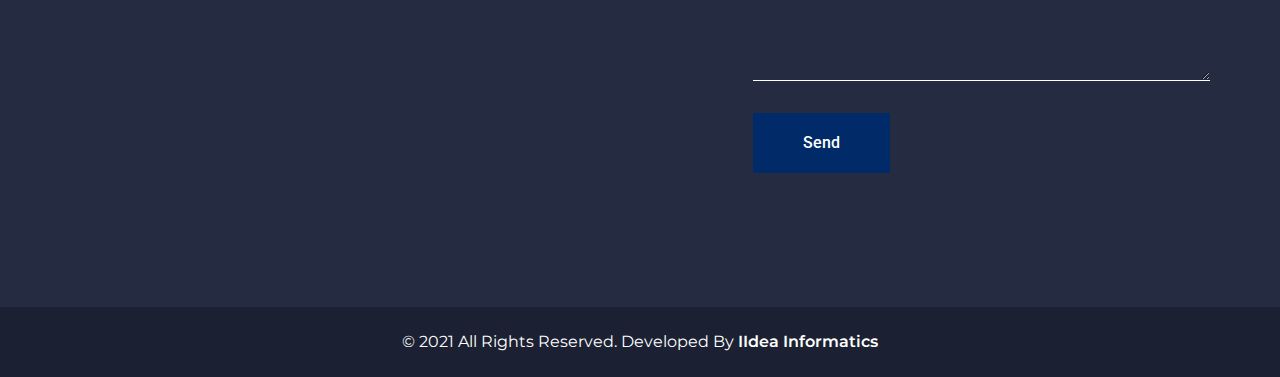
<file: user_profile.html>
<!DOCTYPE html>
<html lang="en">

  <head>
    <meta http-equiv="Content-Type" content="text/html; charset=UTF-8">
    <meta http-equiv="X-UA-Compatible" content="IE=edge" />
    <meta http-equiv="X-UA-Compatible" content="ie=edge">
    <meta name="viewport" content="width=device-width, initial-scale=1.0">
    <title> Lizel - Home Construction | Renovation | Interiors | Home Maintenance</title>
    <!-- favicon -->
    <link rel="icon" href="assets/images/logo.png" type="image/gif">
    <!-- bootstrap -->
    <link rel="stylesheet" href="assets/css/bootstrap.min.css">
    <!-- fontawesome -->
    <link rel="stylesheet" href="assets/css/all.min.css">
    <!-- mean menu -->
    <link rel="stylesheet" href="assets/css/meanmenu.css">
    <!-- fontawesome -->
    <link rel="stylesheet" href="assets/css/fontawesome.min.css">
    <!-- slick -->
    <link rel="stylesheet" href="assets/css/slick.css">
    <!-- flaticon -->
    <link rel="stylesheet" href="assets/css/font/flaticon.css">
    <!-- style -->
    <link rel="stylesheet" href="assets/css/style.css">
    <!-- responsive -->
    <link rel="stylesheet" href="assets/css/responsive.css">
  </head>

  <body>
    <!-- preloader -->
    <!-- <div id="loading">
      <div id="loading-center">
        <div id="loading-center-absolute">
          <div class="object" id="object_four"></div>
          <div class="object" id="object_three"></div>
          <div class="object" id="object_two"></div>
          <div class="object" id="object_one"></div>
        </div>
      </div>
    </div> -->

    <!-- topbar -->
    <section class="topbar">
      <div class="container-fluid">
        <div class="row">
          <div class="col-lg-6 col-md-6">
            <div class="topbar-left">
              <ul>
                <li>
                  <i class="flaticon-email"></i>
                  <a href="mailto:hello@lizel.com">hello@lizel.com</a>
                </li>
                <li>
                  <i class="flaticon-phone-call"></i>
                  <a href="tel:+821-456-789">+821-456-789</a>
                </li>
              </ul>
            </div>
          </div>
          <div class="col-lg-6 col-md-6 d-flex justify-content-end">
            <div class="topbar-right">
              <ul>
                <li>
                  <i class="flaticon-clock"></i>
                  <span>Opening Hour: 9:00 am - 9:00 pm</span>
                </li>
              </ul>
            </div>
          </div>
        </div>
      </div>
    </section>

    <!-- header -->
    <section class="header">
      <div class="container">
        <div class="row">
          <div class="col-lg-2 col-md-2 d-flex align-items-center">
            <div class="site-logo">
              <a href="index.html">
                <img src="assets/images/logo.png" alt="company logo">
              </a>
            </div>
          </div>
          <div class="col-lg-10 col-md-10 d-flex align-items-center justify-content-end">
            <nav class="main-menu" id="mobile-menu">
              <ul>
                <li>
                  <a href="#">Cleaning</a>
                  <ul class="submenu">
                    <li>
                      <a href="service_detail.html">Home Sanitizing</a>
                    </li>
                    <li>
                      <a l href="service_detail.html">Hospital Cleaning</a>
                    </li>
                    <li>
                      <a href="service_detail.html">Office Cleaning</a>
                    </li>
                    <li>
                      <a href="service_detail.html">Tank Cleaning</a>
                    </li>
                  </ul>
                </li>
                <li>
                  <a href="#">Appliances</a>
                  <ul class="submenu">
                    <li>
                      <a href="service_detail.html">Washing Machine Repair</a>
                    </li>
                    <li>
                      <a href="service_detail.html">Chimney Cleaning</a>
                    </li>
                    <li>
                      <a href="service_detail.html">Refrigerator Repair</a>
                    </li>
                    <li>
                      <a href="service_detail.html">Accesories Cleaning</a>
                    </li>
                  </ul>
                </li>
                <li>
                  <a href="#">Construction</a>
                  <ul class="submenu">
                    <li>
                      <a href="service_detail.html">Home Renovation</a>
                    </li>
                    <li>
                      <a href="service_detail.html">Interior Design</a>
                    </li>
                    <li>
                      <a href="service_detail.html">Plumbing</a>
                    </li>
                    <li>
                      <a href="service_detail.html">Electricity</a>
                    </li>
                  </ul>
                </li>
                <li>
                  <a href="service_detail.html">Interior</a>
                </li>
                <li>
                  <a href="service_detail.html">Plumbing</a>
                </li>
                <li>
                  <a href="service_detail.html">Electricity</a>
                </li>
                <li>
                  <a href="service_detail.html">Renovation</a>
                </li>
                <li>
                  <a href="service_detail.html">Sanitary</a>
                </li>
                <li class="left-space" id="auth-dropdown">
                  <a href="#"><i class="fas fa-user"></i></a>
                  <ul class="submenu auth-menu">
                    <li>
                      <a href="login.html">User Login</a>
                    </li>
                    <li>
                      <a href="vendor_profile.html">Vendor Profile</a>
                    </li>
                    <li>
                      <a href="user_profile.html">User Profile</a>
                    </li>
                  </ul>
                </li>
                <!-- <li>
                  <a href="cart.html" class="cart-icon"><i class="fas fa-shopping-cart"></i></a>
                  <sup>0</sup>
                </li> -->
                <li><a href="vendor.html" class="button vendor-button">Be a Vendor</a></li>
              </ul>
            </nav>
          </div>
          <div class="col-12">
            <div class="mobile-menu"></div>
          </div>
        </div>
      </div>
    </section>
    <!-- hero -->
    <section class="hero hero-vendor hero-login">
      <div class="container">
        <div class="row">
          <div class="col-lg-12">
            <div class="banner-search text-center">
              <h1>User profile</h1>
            </div>
          </div>
        </div>
      </div>
    </section>

    <!--user profile -->
    <section class="user-profile">
      <div class="container">
        <div class="row">
          <div class="col-lg-3 col-md-3">
            <div class="user-profile-left">
              <img src="assets/images/user_profile.jpg" alt="illustration" class="img-fluid">
            </div>
          </div>
          <div class="col-lg-9 col-md-9">
            <div class="user-profile-left">
              <h4>Basic Information</h4>
              <form method="#" action="#" class="user-profile-form">
                <div class="form-row">
                  <div class="form-group col-md-4 col-lg-4">
                    <label for="inputEmail4"> First Name</label>
                    <input type="text" class="form-control" id="inputEmail4" placeholder="First Name">
                  </div>
                  <div class="form-group col-md-4 col-lg-4">
                    <label for="inputEmail4"> Last Name</label>
                    <input type="text" class="form-control" id="inputEmail4" placeholder="Last Name">
                  </div>
                  <div class="form-group col-md-4 col-lg-4">
                    <label for="inputPassword4">Phone</label>
                    <input type="text" class="form-control" id="inputPassword4" placeholder="Phone">
                  </div>
                </div>
                <div class="form-group">
                  <label for="inputAddress">Address</label>
                  <input type="text" class="form-control" id="inputAddress" placeholder="1234 Main St">
                </div>
                <div class="form-group">
                  <label for="inputAddress2">Address 2</label>
                  <input type="text" class="form-control" id="inputAddress2" placeholder="Apartment, studio, or floor">
                </div>
                <div class="form-row">
                  <div class="form-group col-md-6 col-lg-6">
                    <label for="inputCity">City</label>
                    <input type="text" class="form-control" id="inputCity" placeholder="New York">
                  </div>
                  <div class="form-group col-md-6 col-lg-6">
                    <label for="inputZip">Zip</label>
                    <input type="text" class="form-control" id="inputZip" placeholder="1244">
                  </div>
                </div>
                <button type="submit" class="button">Update</button>
              </form>
            </div>
          </div>
        </div>
      </div>
    </section>

    <!-- before footer -->
    <section class="before-footer">
      <div class="container">
        <div class="row">
          <div class="col-lg-6 col-md-6 col-sm-12 d-flex align-items-center responsive-margin">
            <div class="form-fields">
              <div class="input-group">
                <input type="email" class="form-control" placeholder="Enter your email address">
                <span class="input-group-btn">
									<button class="theme-bg" type="submit"><span class="fas fa-paper-plane"></span></button>
                </span>
              </div>
            </div>
          </div>

          <div class="col-lg-6 col-md-6 col-sm-12 d-flex align-items-center responsive-margin">
            <ul class="facts">
              <li><span>2744</span><br>
                <p>Service Posted</p>
              </li>
              <li><span>2365</span><br>
                <p>Customer</p>
              </li>
              <li><span>2021</span><br>
                <p>Volunteers</p>
              </li>
              <li><span>100</span><br>
                <p>Awards</p>
              </li>
            </ul>
          </div>

        </div>
      </div>
    </section>
    <!-- footer -->
    <footer>
      <section class="footer" id="contact">
        <div class="container">
          <div class="row">
            <div class=" col-lg-4 col-md-6 col-sm-6 mb-4">
              <div class="widget">
                <h4 class="widget-title">About Us</h4>
                <p>Far far away, behind the word mountains, far from the countries Vokalia and Consonantia, there live the blind texts.</p>
                <ul class="widget-footer-social">
                  <li>
                    <a href="#" target="_blank"><span><i class="fab fa-facebook"></i></span></a>
                  </li>
                  <li>
                    <a href="# " target="_blank"><span><i class="fab fa-twitter"></i></span></a>
                  </li>

                  <li>
                    <a href="# " target="_blank"><span><i class="fab fa-pinterest-p"></i></span></a>
                  </li>
                  <li>
                    <a href="# " target="_blank"><span><i class="fab fa-google-plus-square"></i></span></a>
                  </li>
                  <li>
                    <a href="# " target="_blank"><span><i class="fab fa-instagram"></i></span></a>
                  </li>
                </ul>
              </div>
            </div>
            <div class="col-lg-3 col-md-6 col-sm-6 mb-4">
              <div class="widget">
                <div class="widget-title">
                  <h4>Quick Link</h4>
                  <ul>
                    <li><a href="#">Privacy Policy</a></li>
                    <li><a href="terms.html">Terms</a></li>
                    <li><a href="#">FAQ</a></li>
                    <li><a href="#">Support</a></li>
                  </ul>
                </div>
              </div>
            </div>
            <div class="col-lg-5 col-md-12 col-sm-12 mb-4">
              <div class="widget">
                <h4>Contact</h4>
              </div>
              <form id="contact-form" method="post" action="contact.php" novalidate="true">
                <div class="messages"></div>
                <div class="controls">
                  <div class="form-group has-error has-danger">
                    <input id="form_name" type="text" name="name" placeholder="Name" required="required">
                  </div>

                  <div class="form-group">
                    <input id="form_email" type="email" name="email" placeholder="Email" required="required">
                  </div>

                  <div class="form-group">
                    <textarea id="form_message" name="message" placeholder="Message" rows="4" required="required"></textarea>
                  </div>

                  <button type="submit" class="button button-contact"><span>Send</span></button>
                </div>
              </form>
            </div>
          </div>
        </div>
      </section>
      <section class="copyright">
        <div class="footer-bottom">
          <div class="container">
            <div class="row">
              <div class="col-lg-12 text-center">
                <div class="reserved">
                  <p>© 2021 All Rights Reserved. Developed By <span>IIdea Informatics</span>
                  </p>
                </div>
              </div>
            </div>
          </div>
        </div>
      </section>
    </footer>

    <!-- back to top button -->
    <div class="top-btn">
      <i class="fas fa-chevron-up"></i>
    </div>

    <!-- jquery -->
    <script src="assets/js/jquery-1.12.4.min.js"></script>
    <!-- bootstrap -->
    <script src="assets/js/bootstrap.min.js"></script>
    <!-- fontawesome js-->
    <script src="assets/js/all.min.js"></script>
    <!-- mean menu js -->
    <script src="assets/js/jquery.meanmenu.min.js"></script>
    <!-- fontawesome js -->
    <script src="assets/js/fontawesome.min.js"></script>
    <!-- slick js-->
    <script src="assets/js/slick.min.js"></script>
    <!-- smooth scroll js-->
    <script src="assets/js/smooth-scroll.polyfills.min.js"></script>
    <!-- ajax js-->
    <script src="assets/js/ajax.js"></script>
    <!-- main -->
    <script src="assets/js/app.js"></script>
  </body>

</html>
</file>
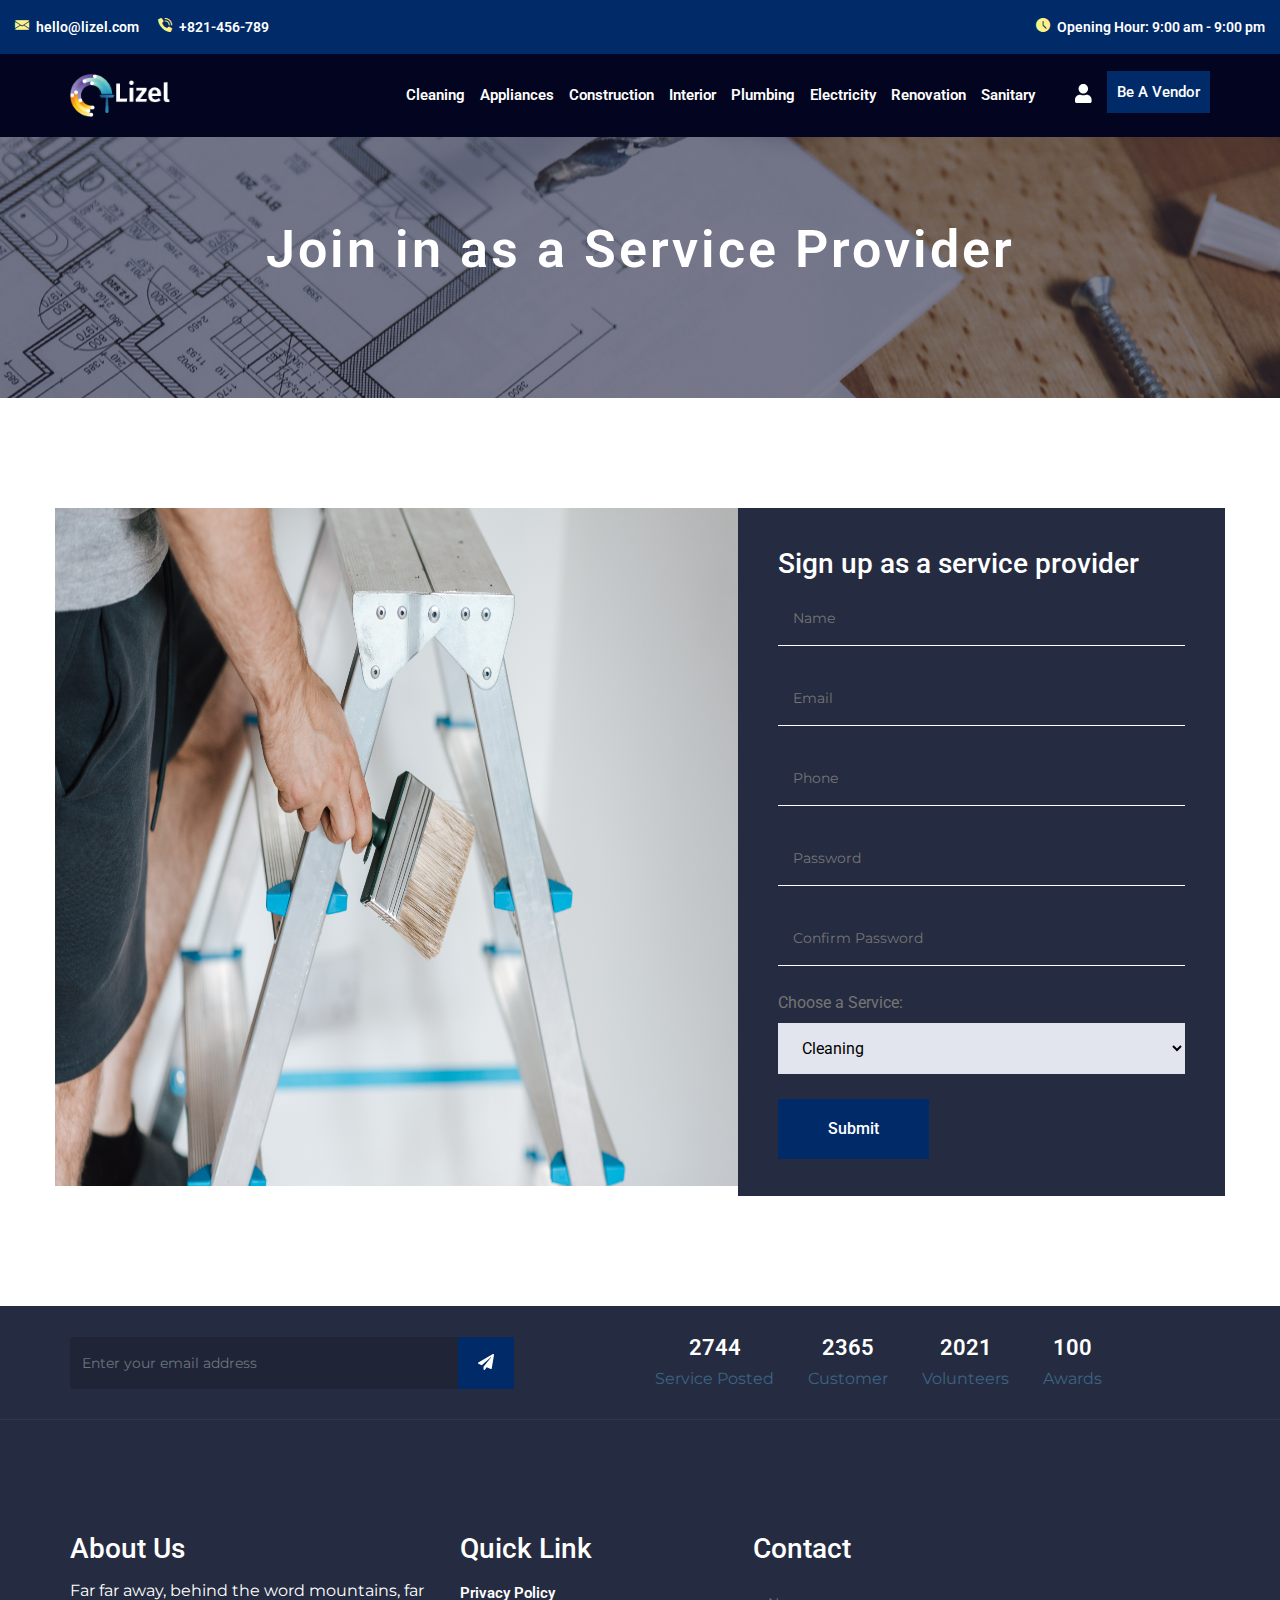
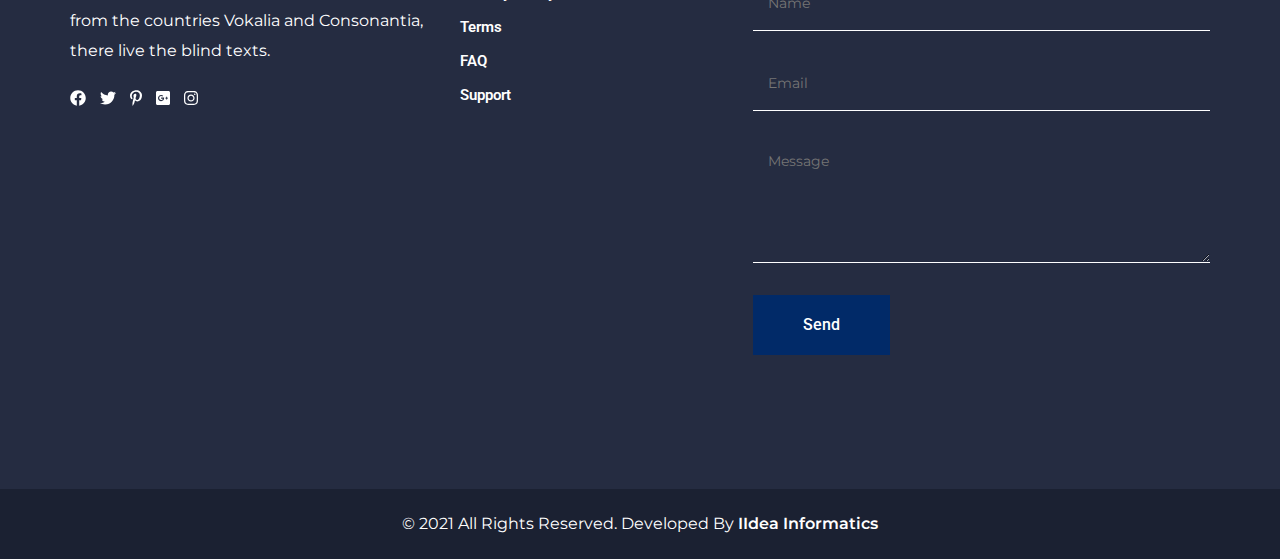
<file: vendor.html>
<!DOCTYPE html>
<html lang="en">

  <head>
    <meta http-equiv="Content-Type" content="text/html; charset=UTF-8">
    <meta http-equiv="X-UA-Compatible" content="IE=edge" />
    <meta http-equiv="X-UA-Compatible" content="ie=edge">
    <meta name="viewport" content="width=device-width, initial-scale=1.0">
    <title> Lizel - Home Construction | Renovation | Interiors | Home Maintenance</title>
    <!-- favicon -->
    <link rel="icon" href="assets/images/logo.png" type="image/gif">
    <!-- bootstrap -->
    <link rel="stylesheet" href="assets/css/bootstrap.min.css">
    <!-- fontawesome -->
    <link rel="stylesheet" href="assets/css/all.min.css">
    <!-- mean menu -->
    <link rel="stylesheet" href="assets/css/meanmenu.css">
    <!-- fontawesome -->
    <link rel="stylesheet" href="assets/css/fontawesome.min.css">
    <!-- slick -->
    <link rel="stylesheet" href="assets/css/slick.css">
    <!-- flaticon -->
    <link rel="stylesheet" href="assets/css/font/flaticon.css">
    <!-- style -->
    <link rel="stylesheet" href="assets/css/style.css">
    <!-- responsive -->
    <link rel="stylesheet" href="assets/css/responsive.css">
  </head>

  <body>
    <!-- preloader -->
    <!-- <div id="loading">
      <div id="loading-center">
        <div id="loading-center-absolute">
          <div class="object" id="object_four"></div>
          <div class="object" id="object_three"></div>
          <div class="object" id="object_two"></div>
          <div class="object" id="object_one"></div>
        </div>
      </div>
    </div> -->

    <!-- topbar -->
    <section class="topbar">
      <div class="container-fluid">
        <div class="row">
          <div class="col-lg-6 col-md-6">
            <div class="topbar-left">
              <ul>
                <li>
                  <i class="flaticon-email"></i>
                  <a href="mailto:hello@lizel.com">hello@lizel.com</a>
                </li>
                <li>
                  <i class="flaticon-phone-call"></i>
                  <a href="tel:+821-456-789">+821-456-789</a>
                </li>
              </ul>
            </div>
          </div>
          <div class="col-lg-6 col-md-6 d-flex justify-content-end">
            <div class="topbar-right">
              <ul>
                <li>
                  <i class="flaticon-clock"></i>
                  <span>Opening Hour: 9:00 am - 9:00 pm</span>
                </li>
              </ul>
            </div>
          </div>
        </div>
      </div>
    </section>

    <!-- header -->
    <section class="header">
      <div class="container">
        <div class="row">
          <div class="col-lg-2 col-md-2 d-flex align-items-center">
            <div class="site-logo">
              <a href="index.html">
                <img src="assets/images/logo.png" alt="company logo">
              </a>
            </div>
          </div>
          <div class="col-lg-10 col-md-10 d-flex align-items-center justify-content-end">
            <nav class="main-menu" id="mobile-menu">
              <ul>
                <li>
                  <a href="#">Cleaning</a>
                  <ul class="submenu">
                    <li>
                      <a href="service_detail.html">Home Sanitizing</a>
                    </li>
                    <li>
                      <a l href="service_detail.html">Hospital Cleaning</a>
                    </li>
                    <li>
                      <a href="service_detail.html">Office Cleaning</a>
                    </li>
                    <li>
                      <a href="service_detail.html">Tank Cleaning</a>
                    </li>
                  </ul>
                </li>
                <li>
                  <a href="#">Appliances</a>
                  <ul class="submenu">
                    <li>
                      <a href="service_detail.html">Washing Machine Repair</a>
                    </li>
                    <li>
                      <a href="service_detail.html">Chimney Cleaning</a>
                    </li>
                    <li>
                      <a href="service_detail.html">Refrigerator Repair</a>
                    </li>
                    <li>
                      <a href="service_detail.html">Accesories Cleaning</a>
                    </li>
                  </ul>
                </li>
                <li>
                  <a href="#">Construction</a>
                  <ul class="submenu">
                    <li>
                      <a href="service_detail.html">Home Renovation</a>
                    </li>
                    <li>
                      <a href="service_detail.html">Interior Design</a>
                    </li>
                    <li>
                      <a href="service_detail.html">Plumbing</a>
                    </li>
                    <li>
                      <a href="service_detail.html">Electricity</a>
                    </li>
                  </ul>
                </li>
                <li>
                  <a href="service_detail.html">Interior</a>
                </li>
                <li>
                  <a href="service_detail.html">Plumbing</a>
                </li>
                <li>
                  <a href="service_detail.html">Electricity</a>
                </li>
                <li>
                  <a href="service_detail.html">Renovation</a>
                </li>
                <li>
                  <a href="service_detail.html">Sanitary</a>
                </li>
                <li class="left-space">
                  <a href="#"><i class="fas fa-user"></i></a>
                  <ul class="submenu auth-menu">
                    <li>
                      <a href="login.html">User Login</a>
                    </li>
                    <li>
                      <a href="vendor_profile.html">Vendor Profile</a>
                    </li>
                    <li>
                      <a href="user_profile.html">User Profile</a>
                    </li>
                  </ul>
                </li>
                <!-- <li>
                  <a href="cart.html" class="cart-icon"><i class="fas fa-shopping-cart"></i></a>
                  <sup>0</sup>
                </li> -->
                <li><a href="vendor.html" class="button vendor-button">Be a Vendor</a></li>
              </ul>
            </nav>
          </div>
          <div class="col-12">
            <div class="mobile-menu"></div>
          </div>
        </div>
      </div>
    </section>
    <!-- hero -->
    <section class="hero hero-vendor">
      <div class="container">
        <div class="row">
          <div class="col-lg-12">
            <div class="banner-search text-center">
              <h1>Join in as a Service Provider</h1>
            </div>
          </div>
        </div>
      </div>
    </section>

    <!--vendor signup -->
    <section class="vendor-signup">
      <div class="container">
        <div class="row">
          <div class="col-lg-7  no-padding">
            <div class="left-side">
              <img src="assets/images/vendor-signup-image.jpg" alt="illustration">
            </div>
          </div>
          <div class="col-lg-5 no-padding">
            <div class="right-side">
              <div class="widget">
                <h4>Sign up as a service provider</h4>
              </div>
              <form id="" method="" action="" novalidate="true">
                <div class="messages"></div>
                <div class="controls">
                  <div class="form-group has-error has-danger">
                    <input type="text" name="name" placeholder="Name" required="required">
                  </div>
                  <div class="form-group">
                    <input type="email" name="email" placeholder="Email" required="required">
                  </div>
                  <div class="form-group">
                    <input type="phone" name="phone" placeholder="Phone" required="required">
                  </div>
                  <div class="form-group">
                    <input type="password" name="password" placeholder="Password" required="required">
                  </div>
                  <div class="form-group">
                    <input type="password" name="cpassword" placeholder="Confirm Password" required="required">
                  </div>
                  <div class="form-group">
                    <label for="cars">Choose a Service:</label><br>
                    <select name="service" id="service">
                      <option value="cleaning">Cleaning</option>
                      <option value="appliance">Appliance</option>
                      <option value="construction">Construction</option>
                      <option value="interior">Interior</option>
                      <option value="plumbing">Plumbing</option>
                      <option value="electricity">Electricity</option>
                      <option value="renovation">Renovation</option>
                      <option value="sanitary">Sanitary</option>
                    </select>
                  </div>
                  <button type="submit" class="button button-contact"><span>Submit</span></button>
                </div>
              </form>
            </div>
          </div>
        </div>
      </div>
    </section>

    <!-- before footer -->
    <section class="before-footer">
      <div class="container">
        <div class="row">
          <div class="col-lg-6 col-md-6 col-sm-12 d-flex align-items-center responsive-margin">
            <div class="form-fields">
              <div class="input-group">
                <input type="email" class="form-control" placeholder="Enter your email address">
                <span class="input-group-btn">
									<button class="theme-bg" type="submit"><span class="fas fa-paper-plane"></span></button>
                </span>
              </div>
            </div>
          </div>

          <div class="col-lg-6 col-md-6 col-sm-12 d-flex align-items-center responsive-margin">
            <ul class="facts">
              <li><span>2744</span><br>
                <p>Service Posted</p>
              </li>
              <li><span>2365</span><br>
                <p>Customer</p>
              </li>
              <li><span>2021</span><br>
                <p>Volunteers</p>
              </li>
              <li><span>100</span><br>
                <p>Awards</p>
              </li>
            </ul>
          </div>

        </div>
      </div>
    </section>
    <!-- footer -->
    <footer>
      <section class="footer" id="contact">
        <div class="container">
          <div class="row">
            <div class=" col-lg-4 col-md-6 col-sm-6 mb-4">
              <div class="widget">
                <h4 class="widget-title">About Us</h4>
                <p>Far far away, behind the word mountains, far from the countries Vokalia and Consonantia, there live the blind texts.</p>
                <ul class="widget-footer-social">
                  <li>
                    <a href="#" target="_blank"><span><i class="fab fa-facebook"></i></span></a>
                  </li>
                  <li>
                    <a href="# " target="_blank"><span><i class="fab fa-twitter"></i></span></a>
                  </li>

                  <li>
                    <a href="# " target="_blank"><span><i class="fab fa-pinterest-p"></i></span></a>
                  </li>
                  <li>
                    <a href="# " target="_blank"><span><i class="fab fa-google-plus-square"></i></span></a>
                  </li>
                  <li>
                    <a href="# " target="_blank"><span><i class="fab fa-instagram"></i></span></a>
                  </li>
                </ul>
              </div>
            </div>
            <div class="col-lg-3 col-md-6 col-sm-6 mb-4">
              <div class="widget">
                <div class="widget-title">
                  <h4>Quick Link</h4>
                  <ul>
                    <li><a href="#">Privacy Policy</a></li>
                    <li><a href="terms.html">Terms</a></li>
                    <li><a href="#">FAQ</a></li>
                    <li><a href="#">Support</a></li>
                  </ul>
                </div>
              </div>
            </div>
            <div class="col-lg-5 col-md-12 col-sm-12 mb-4">
              <div class="widget">
                <h4>Contact</h4>
              </div>
              <form id="contact-form" method="post" action="contact.php" novalidate="true">
                <div class="messages"></div>
                <div class="controls">
                  <div class="form-group has-error has-danger">
                    <input id="form_name" type="text" name="name" placeholder="Name" required="required">
                  </div>

                  <div class="form-group">
                    <input id="form_email" type="email" name="email" placeholder="Email" required="required">
                  </div>

                  <div class="form-group">
                    <textarea id="form_message" name="message" placeholder="Message" rows="4" required="required"></textarea>
                  </div>

                  <button type="submit" class="button button-contact"><span>Send</span></button>
                </div>
              </form>
            </div>
          </div>
        </div>
      </section>
      <section class="copyright">
        <div class="footer-bottom">
          <div class="container">
            <div class="row">
              <div class="col-lg-12 text-center">
                <div class="reserved">
                  <p>© 2021 All Rights Reserved. Developed By <span>IIdea Informatics</span>
                  </p>
                </div>
              </div>
            </div>
          </div>
        </div>
      </section>
    </footer>

    <!-- back to top button -->
    <div class="top-btn">
      <i class="fas fa-chevron-up"></i>
    </div>

    <!-- jquery -->
    <script src="assets/js/jquery-1.12.4.min.js"></script>
    <!-- bootstrap -->
    <script src="assets/js/bootstrap.min.js"></script>
    <!-- fontawesome js-->
    <script src="assets/js/all.min.js"></script>
    <!-- mean menu js -->
    <script src="assets/js/jquery.meanmenu.min.js"></script>
    <!-- fontawesome js -->
    <script src="assets/js/fontawesome.min.js"></script>
    <!-- slick js-->
    <script src="assets/js/slick.min.js"></script>
    <!-- smooth scroll js-->
    <script src="assets/js/smooth-scroll.polyfills.min.js"></script>
    <!-- ajax js-->
    <script src="assets/js/ajax.js"></script>
    <!-- main -->
    <script src="assets/js/app.js"></script>
  </body>

</html>
</file>
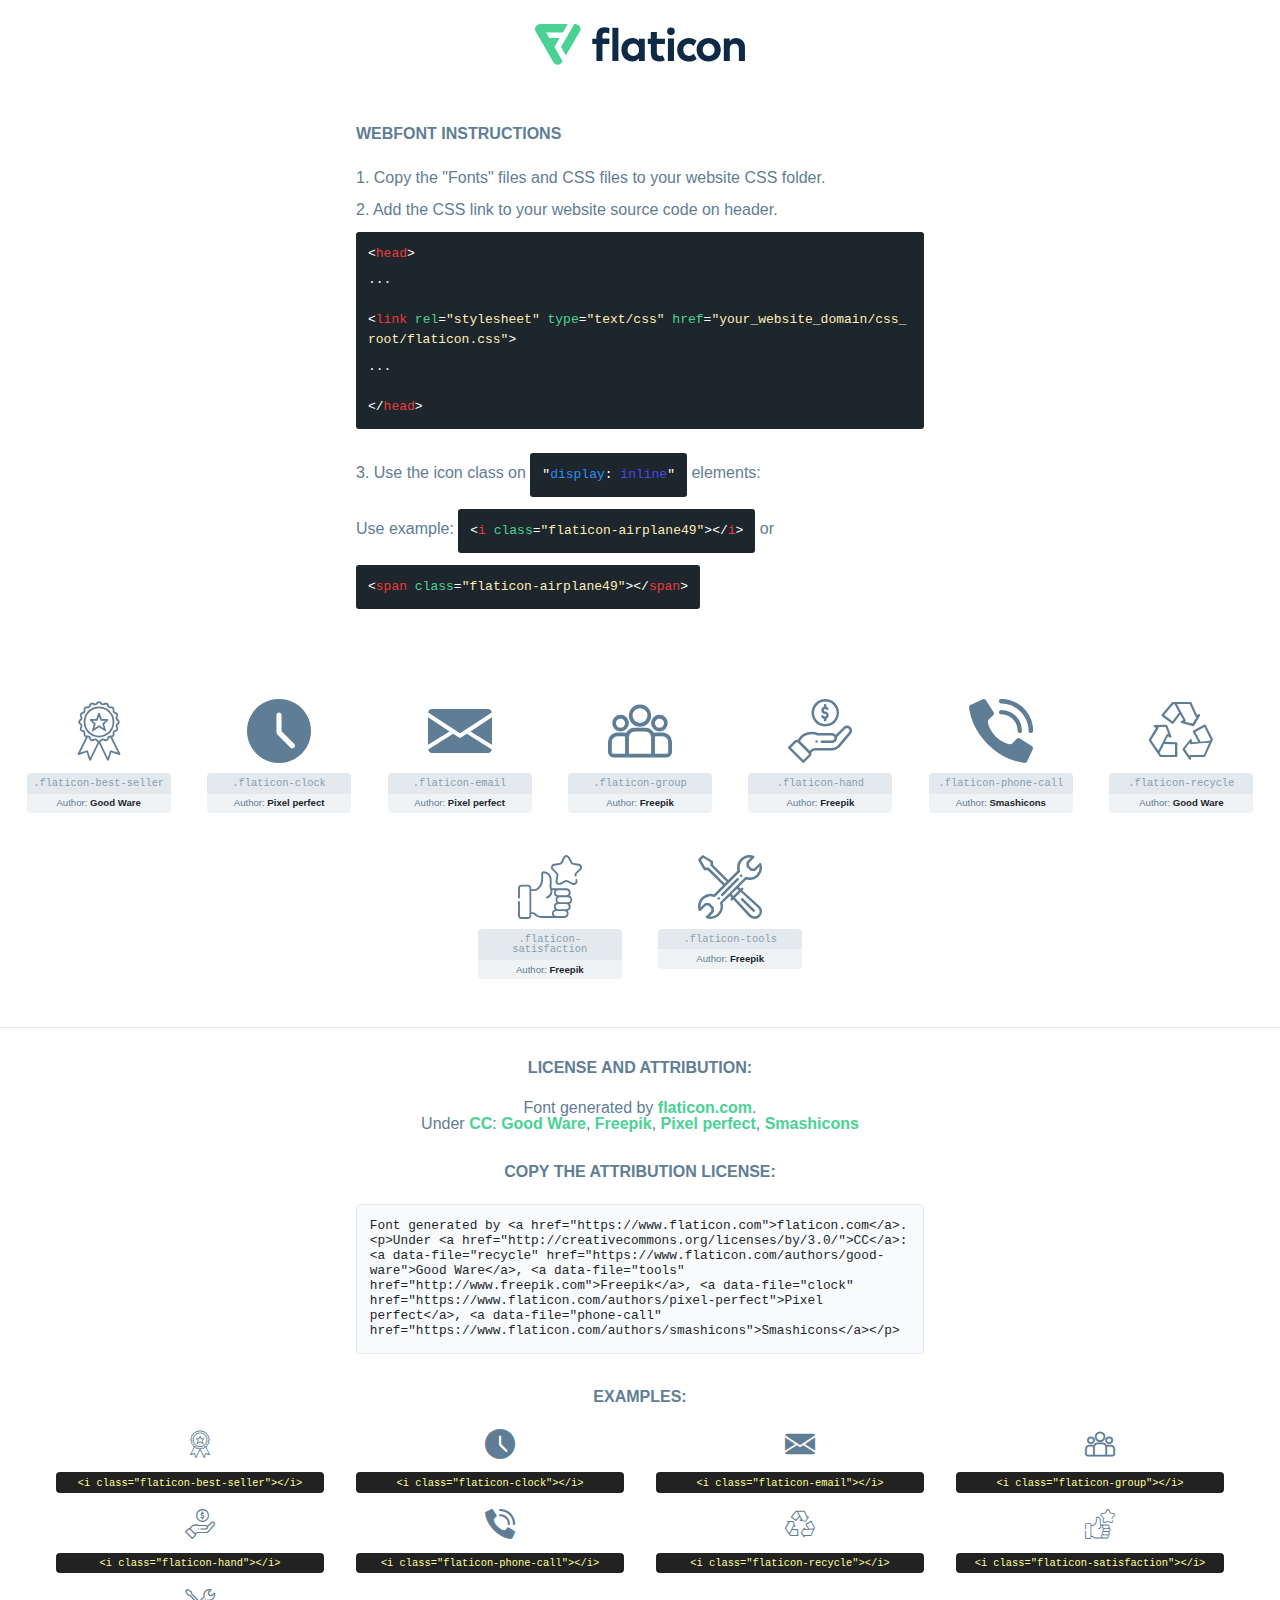
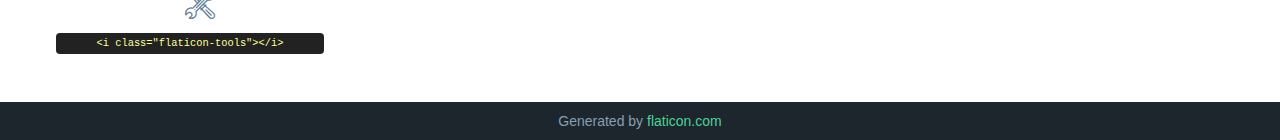
<file: assets/css/font/flaticon.html>
<!DOCTYPE html>
<html lang="en">
<head>
    <title>Flaticon Webfont</title>
    <link rel="stylesheet" type="text/css" href="flaticon.css"/>
    <meta charset="UTF-8">
    <style>
        html, body, div, span, applet, object, iframe,
        h1, h2, h3, h4, h5, h6, p, blockquote, pre,
        a, abbr, acronym, address, big, cite, code,
        del, dfn, em, img, ins, kbd, q, s, samp,
        small, strike, strong, sub, sup, tt, var,
        b, u, i, center,
        dl, dt, dd, ol, ul, li,
        fieldset, form, label, legend,
        table, caption, tbody, tfoot, thead, tr, th, td,
        article, aside, canvas, details, embed,
        figure, figcaption, footer, header, hgroup,
        menu, nav, output, ruby, section, summary,
        time, mark, audio, video {
            margin: 0;
            padding: 0;
            border: 0;
            font-size: 100%;
            font: inherit;
            vertical-align: baseline;
        }

        /* HTML5 display-role reset for older browsers */
        article, aside, details, figcaption, figure,
        footer, header, hgroup, menu, nav, section {
            display: block;
        }

        body {
            line-height: 1;
        }

        ol, ul {
            list-style: none;
        }

        blockquote, q {
            quotes: none;
        }

        blockquote:before, blockquote:after,
        q:before, q:after {
            content: '';
            content: none;
        }

        table {
            border-collapse: collapse;
            border-spacing: 0;
        }

        body {
            font-family: Helvetica, Arial, sans-serif;
            font-size: 16px;
            color: #5f7d95;
        }

        a {
            color: #4AD295;
            font-weight: bold;
            text-decoration: none;
        }

        * {
            -moz-box-sizing: border-box;
            -webkit-box-sizing: border-box;
            box-sizing: border-box;
            margin: 0;
            padding: 0;
        }

        [class^="flaticon-"]:before, [class*=" flaticon-"]:before, [class^="flaticon-"]:after, [class*=" flaticon-"]:after {
            font-family: Flaticon;
            font-size: 30px;
            font-style: normal;
            margin-left: 20px;
            color: #333;
        }

        .wrapper {
            max-width: 600px;
            margin: auto;
            padding: 0 1em;
        }

        .title {
            margin-bottom: 24px;
            text-transform: uppercase;
            font-weight: bold;
        }

        header {
            text-align: center;
            padding: 24px;
        }

        header .logo {
            width: 210px;
            height: auto;
            border: none;
            display: inline-block;
        }

        header strong {
            font-size: 28px;
            font-weight: 500;
            vertical-align: middle;
        }

        .demo {
            margin: 2em auto;
            line-height: 1.25em;
        }

        .demo ul li {
            margin-bottom: 12px;
        }

        .demo ul li code {
            background-color: #1D262D;
            border-radius: 3px;
            padding: 12px;
            display: inline-block;
            color: #fff;
            font-family: Consolas, Monaco, Lucida Console, Liberation Mono, DejaVu Sans Mono, Bitstream Vera Sans Mono, Courier New, monospace;
            font-weight: lighter;
            margin-top: 12px;
            font-size: 13px;
            word-break: break-all;
        }

        .demo ul li code .red {
            color: #EC3A3B;
        }

        .demo ul li code .green {
            color: #4AD295;
        }

        .demo ul li code .yellow {
            color: #FFEEB6;
        }

        .demo ul li code .blue {
            color: #2C8CF4;
        }

        .demo ul li code .purple {
            color: #4949E7;
        }

        .demo ul li code .dots {
            margin-top: 0.5em;
            display: block;
        }

        #glyphs {
            border-bottom: 1px solid #E3E9ED;
            padding: 2em 0;
            text-align: center;
        }

        .glyph {
            display: inline-block;
            width: 9em;
            margin: 1em;
            text-align: center;
            vertical-align: top;
            background: #FFF;
        }

        .glyph .flaticon {
            padding: 10px;
            display: block;
            font-family: "Flaticon";
            font-size: 64px;
            line-height: 1;
        }

        .glyph .flaticon:before {
            font-size: 64px;
            color: #5f7d95;
            margin-left: 0;
        }

        .class-name {
            font-size: 0.65em;
            background-color: #E3E9ED;
            color: #869FB2;
            border-radius: 4px 4px 0 0;
            padding: 0.5em;
            font-family: Consolas, Monaco, Lucida Console, Liberation Mono, DejaVu Sans Mono, Bitstream Vera Sans Mono, Courier New, monospace;
        }

        .author-name {
            font-size: 0.6em;
            background-color: #EFF3F6;
            border-top: 0;
            border-radius: 0 0 4px 4px;
            padding: 0.5em;
        }

        .author-name a {
            color: #1D262D;
        }

        .class-name:last-child {
            font-size: 10px;
            color: #888;
        }

        .class-name:last-child a {
            font-size: 10px;
            color: #555;
        }

        .glyph > input {
            display: block;
            width: 100px;
            margin: 5px auto;
            text-align: center;
            font-size: 12px;
            cursor: text;
        }

        .glyph > input.icon-input {
            font-family: "Flaticon";
            font-size: 16px;
            margin-bottom: 10px;
        }

        .attribution .title {
            margin-top: 2em;
        }

        .attribution textarea {
            background-color: #F8FAFB;
            color: #1D262D;
            padding: 1em;
            border: none;
            box-shadow: none;
            border: 1px solid #E3E9ED;
            border-radius: 4px;
            resize: none;
            width: 100%;
            height: 150px;
            font-size: 0.8em;
            font-family: Consolas, Monaco, Lucida Console, Liberation Mono, DejaVu Sans Mono, Bitstream Vera Sans Mono, Courier New, monospace;
            -webkit-appearance: none;
        }

        .attribution textarea:hover {
            border-color: #CFD9E0;
        }

        .attribution textarea:focus {
            border-color: #4AD295;
        }

        .iconsuse {
            margin: 2em auto;
            text-align: center;
            max-width: 1200px;
        }

        .iconsuse:after {
            content: '';
            display: table;
            clear: both;
        }

        .iconsuse .image {
            float: left;
            width: 25%;
            padding: 0 1em;
        }

        .iconsuse .image p {
            margin-bottom: 1em;
        }

        .iconsuse .image span {
            display: block;
            font-size: 0.65em;
            background-color: #222;
            color: #fff;
            border-radius: 4px;
            padding: 0.5em;
            color: #FFFF99;
            margin-top: 1em;
            font-family: Consolas, Monaco, Lucida Console, Liberation Mono, DejaVu Sans Mono, Bitstream Vera Sans Mono, Courier New, monospace;
        }

        .flaticon:before {
            color: #5f7d95;
        }

        #footer {
            text-align: center;
            background-color: #1D262D;
            color: #869FB2;
            padding: 12px;
            font-size: 14px;
        }

        #footer a {
            font-weight: normal;
        }

        @media (max-width: 960px) {
            .iconsuse .image {
                width: 50%;
            }
        }

        .preview {
            width: 100px;
            display: inline-block;
            margin: 10px;
        }

        .preview .inner {
            display: inline-block;
            width: 100%;
            text-align: center;
            background: #f5f5f5;
            -webkit-border-radius: 3px 3px 0 0;
            -moz-border-radius: 3px 3px 0 0;
            border-radius: 3px 3px 0 0;
        }

        .preview .inner  {
            line-height: 85px;
            font-size: 40px;
            color: #333;
        }

        .label {
            display: inline-block;
            width: 100%;
            box-sizing: border-box;
            padding: 5px;
            font-size: 10px;
            font-family: Monaco, monospace;
            color: #666;
            white-space: nowrap;
            overflow: hidden;
            text-overflow: ellipsis;
            background: #ddd;
            -webkit-border-radius: 0 0 3px 3px;
            -moz-border-radius: 0 0 3px 3px;
            border-radius: 0 0 3px 3px;
            color: #666;
        }
    </style>
</head>
<body>
    <header>
        <a href="https://www.flaticon.com/" target="_blank" class="logo">
            <svg xmlns="http://www.w3.org/2000/svg" viewBox="0 0 394.3 76.5">
                <path d="M156.6,69.4H145.3V7.1h11.3Z" style="fill:#0e2a47"/>
                <path d="M206.2,69.4h-11V64.8a15.4,15.4,0,0,1-12.6,5.7c-11.6,0-20.3-9.5-20.3-22.1s8.8-22.1,20.3-22.1a15.4,15.4,0,0,1,12.6,5.8V27.5h11Zm-32.4-21c0,6.4,4.2,11.6,10.8,11.6s10.8-4.9,10.8-11.6-4.4-11.6-10.8-11.6S173.9,42,173.9,48.4Z"
                      style="fill:#0e2a47"/>
                <path d="M262.5,13.7a7.2,7.2,0,0,1-14.4,0,7.2,7.2,0,1,1,14.4,0ZM261,69.4H249.6v-42H261Z"
                      style="fill:#0e2a47"/>
                <path id="_Trazado_" data-name="&lt;Trazado&gt;"
                      d="M139.6,17.8a16.6,16.6,0,0,0-8-1.4c-3.2.4-4.9,2-4.9,5.9v5.1h13V37.5h-13v32H115.4v-32h-7.8v-10h7.8V22.2c0-9.9,5.2-16.3,15-16.3a23.4,23.4,0,0,1,9.3,1.8Z"
                      style="fill:#0e2a47"/>
                <path d="M235.1,60c-3.5,0-6.3-1.9-6.3-7.1V37.5H244v-10H228.8V15H217.5V27.5h-5.7v10h5.7V53.7c0,10.9,5.3,16.8,15.7,16.8A22.9,22.9,0,0,0,244,68l-4.3-9.1A12.3,12.3,0,0,1,235.1,60Z"
                      style="fill:#0e2a47"/>
                <path d="M348.9,48.4c0,12.6-9.7,22.1-22.7,22.1s-22.7-9.4-22.7-22.1,9.6-22.1,22.7-22.1S348.9,35.8,348.9,48.4Zm-33.9,0c0,6.8,4.8,11.6,11.1,11.6s11.2-4.8,11.2-11.6-4.8-11.6-11.2-11.6S315.1,41.6,315.1,48.4Z"
                      style="fill:#0e2a47"/>
                <path d="M394.3,42.7V69.4H382.9V46.3c0-6.1-3-9.4-8.2-9.4s-8.9,3.2-8.9,9.5v23H354.6v-42h11v4.9c3-4.5,7.6-6.1,12.3-6.1C387.5,26.3,394.3,33,394.3,42.7Z"
                      style="fill:#0e2a47"/>
                <path d="M298,55.7h0a12.4,12.4,0,0,1-8.2,4.2h-.9l-1.8-.2a10,10,0,0,1-7.4-5.6,13.2,13.2,0,0,1-1.2-5.8,13,13,0,0,1,1.3-5.9,10.1,10.1,0,0,1,7.5-5.5h2.4a11.7,11.7,0,0,1,8.3,4.2l5.5-9.6a19.9,19.9,0,0,0-8.1-4.3,23.4,23.4,0,0,0-6.1-.8,25.2,25.2,0,0,0-7.5,1.1,20.9,20.9,0,0,0-8,4.6,21.9,21.9,0,0,0-6.8,16.4,21.9,21.9,0,0,0,6.7,16.3,20.9,20.9,0,0,0,8,4.6,25.2,25.2,0,0,0,7.7,1.2,23.6,23.6,0,0,0,6.2-.8,20,20,0,0,0,8.1-4.4Z"
                      style="fill:#0e2a47"/>
                <path d="M46.3,26.5H26.9L20.8,16H52.4L61.6,0H9.4A9.3,9.3,0,0,0,1.3,4.7a9.3,9.3,0,0,0,0,9.4L34.6,71.8a9.4,9.4,0,0,0,16.2,0l1.1-1.9L36.6,43.3Z"
                      style="fill:#4ad295"/>
                <path d="M84.2,4.7A9.3,9.3,0,0,0,76.1,0H73.8l-25,43.3,9.2,16L84.2,14A9.3,9.3,0,0,0,84.2,4.7Z"
                      style="fill:#4ad295"/>
            </svg>
        </a>
    </header>
    <section class="demo wrapper">

        <p class="title">Webfont Instructions</p>

        <ul>
            <li>
                <span class="num">1. </span>Copy the "Fonts" files and CSS files to your website CSS folder.
            </li>
            <li>
                <span class="num">2. </span>Add the CSS link to your website source code on header.
                <code class="big">
                    &lt;<span class="red">head</span>&gt;
                    <br/><span class="dots">...</span>
                    <br/>&lt;<span class="red">link</span> <span class="green">rel</span>=<span
                        class="yellow">"stylesheet"</span> <span class="green">type</span>=<span
                        class="yellow">"text/css"</span> <span class="green">href</span>=<span class="yellow">"your_website_domain/css_root/flaticon.css"</span>&gt;
                    <br/><span class="dots">...</span>
                    <br/>&lt;/<span class="red">head</span>&gt;
                </code>
            </li>

            <li>
                <p>
                    <span class="num">3. </span>Use the icon class on <code>"<span class="blue">display</span>:<span
                        class="purple"> inline</span>"</code> elements:
                    <br/>
                    Use example: <code>&lt;<span class="red">i</span> <span class="green">class</span>=<span class="yellow">&quot;flaticon-airplane49&quot;</span>&gt;&lt;/<span
                        class="red">i</span>&gt;</code> or <code>&lt;<span class="red">span</span> <span
                        class="green">class</span>=<span class="yellow">&quot;flaticon-airplane49&quot;</span>&gt;&lt;/<span
                        class="red">span</span>&gt;</code>
            </li>
        </ul>

    </section>
    <section id="glyphs">
            <div class="glyph">
                <i class="flaticon flaticon-best-seller"></i>
                <div class="class-name">.flaticon-best-seller</div>
                <div class="author-name">Author: <a data-file="best-seller" href="https://www.flaticon.com/authors/good-ware">Good Ware</a> </div>
            </div>

            <div class="glyph">
                <i class="flaticon flaticon-clock"></i>
                <div class="class-name">.flaticon-clock</div>
                <div class="author-name">Author: <a data-file="clock" href="https://www.flaticon.com/authors/pixel-perfect">Pixel perfect</a> </div>
            </div>

            <div class="glyph">
                <i class="flaticon flaticon-email"></i>
                <div class="class-name">.flaticon-email</div>
                <div class="author-name">Author: <a data-file="email" href="https://www.flaticon.com/authors/pixel-perfect">Pixel perfect</a> </div>
            </div>

            <div class="glyph">
                <i class="flaticon flaticon-group"></i>
                <div class="class-name">.flaticon-group</div>
                <div class="author-name">Author: <a data-file="group" href="http://www.freepik.com">Freepik</a> </div>
            </div>

            <div class="glyph">
                <i class="flaticon flaticon-hand"></i>
                <div class="class-name">.flaticon-hand</div>
                <div class="author-name">Author: <a data-file="hand" href="http://www.freepik.com">Freepik</a> </div>
            </div>

            <div class="glyph">
                <i class="flaticon flaticon-phone-call"></i>
                <div class="class-name">.flaticon-phone-call</div>
                <div class="author-name">Author: <a data-file="phone-call" href="https://www.flaticon.com/authors/smashicons">Smashicons</a> </div>
            </div>

            <div class="glyph">
                <i class="flaticon flaticon-recycle"></i>
                <div class="class-name">.flaticon-recycle</div>
                <div class="author-name">Author: <a data-file="recycle" href="https://www.flaticon.com/authors/good-ware">Good Ware</a> </div>
            </div>

            <div class="glyph">
                <i class="flaticon flaticon-satisfaction"></i>
                <div class="class-name">.flaticon-satisfaction</div>
                <div class="author-name">Author: <a data-file="satisfaction" href="http://www.freepik.com">Freepik</a> </div>
            </div>

            <div class="glyph">
                <i class="flaticon flaticon-tools"></i>
                <div class="class-name">.flaticon-tools</div>
                <div class="author-name">Author: <a data-file="tools" href="http://www.freepik.com">Freepik</a> </div>
            </div>

    </section>

    <section class="attribution wrapper"   style="text-align:center;">

        <div class="title">License and attribution:</div><div class="attrDiv">Font generated by <a href="https://www.flaticon.com">flaticon.com</a>. <div><p>Under <a href="http://creativecommons.org/licenses/by/3.0/">CC</a>: <a data-file="recycle" href="https://www.flaticon.com/authors/good-ware">Good Ware</a>, <a data-file="tools" href="http://www.freepik.com">Freepik</a>, <a data-file="clock" href="https://www.flaticon.com/authors/pixel-perfect">Pixel perfect</a>, <a data-file="phone-call" href="https://www.flaticon.com/authors/smashicons">Smashicons</a></p>  </div>
        </div>
        <div class="title">Copy the Attribution License:</div>

        <textarea onclick="this.focus();this.select();">Font generated by &lt;a href=&quot;https://www.flaticon.com&quot;&gt;flaticon.com&lt;/a&gt;. <p>Under <a href="http://creativecommons.org/licenses/by/3.0/">CC</a>: <a data-file="recycle" href="https://www.flaticon.com/authors/good-ware">Good Ware</a>, <a data-file="tools" href="http://www.freepik.com">Freepik</a>, <a data-file="clock" href="https://www.flaticon.com/authors/pixel-perfect">Pixel perfect</a>, <a data-file="phone-call" href="https://www.flaticon.com/authors/smashicons">Smashicons</a></p> 
        </textarea>

    </section>

    <section class="iconsuse">

        <div class="title">Examples:</div>
            <div class="image">
                <p>
                    <i class="flaticon flaticon-best-seller"></i>
                    <span>&lt;i class=&quot;flaticon-best-seller&quot;&gt;&lt;/i&gt;</span>
                </p>
            </div>
            <div class="image">
                <p>
                    <i class="flaticon flaticon-clock"></i>
                    <span>&lt;i class=&quot;flaticon-clock&quot;&gt;&lt;/i&gt;</span>
                </p>
            </div>
            <div class="image">
                <p>
                    <i class="flaticon flaticon-email"></i>
                    <span>&lt;i class=&quot;flaticon-email&quot;&gt;&lt;/i&gt;</span>
                </p>
            </div>
            <div class="image">
                <p>
                    <i class="flaticon flaticon-group"></i>
                    <span>&lt;i class=&quot;flaticon-group&quot;&gt;&lt;/i&gt;</span>
                </p>
            </div>
            <div class="image">
                <p>
                    <i class="flaticon flaticon-hand"></i>
                    <span>&lt;i class=&quot;flaticon-hand&quot;&gt;&lt;/i&gt;</span>
                </p>
            </div>
            <div class="image">
                <p>
                    <i class="flaticon flaticon-phone-call"></i>
                    <span>&lt;i class=&quot;flaticon-phone-call&quot;&gt;&lt;/i&gt;</span>
                </p>
            </div>
            <div class="image">
                <p>
                    <i class="flaticon flaticon-recycle"></i>
                    <span>&lt;i class=&quot;flaticon-recycle&quot;&gt;&lt;/i&gt;</span>
                </p>
            </div>
            <div class="image">
                <p>
                    <i class="flaticon flaticon-satisfaction"></i>
                    <span>&lt;i class=&quot;flaticon-satisfaction&quot;&gt;&lt;/i&gt;</span>
                </p>
            </div>
            <div class="image">
                <p>
                    <i class="flaticon flaticon-tools"></i>
                    <span>&lt;i class=&quot;flaticon-tools&quot;&gt;&lt;/i&gt;</span>
                </p>
            </div>
        </div>

    </section>

    <div id="footer">
        <div>Generated by <a href="https://www.flaticon.com">flaticon.com</a>
        </div>
    </div>

</body>
</html>
</file>
<file: assets/css/font/flaticon.css>
@font-face {
    font-family: "flaticon";
    src: url("./flaticon.ttf?764c266626df256d0483c2181b53e453") format("truetype"),
url("./flaticon.woff?764c266626df256d0483c2181b53e453") format("woff"),
url("./flaticon.woff2?764c266626df256d0483c2181b53e453") format("woff2"),
url("./flaticon.eot?764c266626df256d0483c2181b53e453#iefix") format("embedded-opentype"),
url("./flaticon.svg?764c266626df256d0483c2181b53e453#flaticon") format("svg");
}

i[class^="flaticon-"]:before, i[class*=" flaticon-"]:before {
    font-family: flaticon !important;
    font-style: normal;
    font-weight: normal !important;
    font-variant: normal;
    text-transform: none;
    line-height: 1;
    -webkit-font-smoothing: antialiased;
    -moz-osx-font-smoothing: grayscale;
}

.flaticon-best-seller:before {
    content: "\f101";
}
.flaticon-clock:before {
    content: "\f102";
}
.flaticon-email:before {
    content: "\f103";
}
.flaticon-group:before {
    content: "\f104";
}
.flaticon-hand:before {
    content: "\f105";
}
.flaticon-phone-call:before {
    content: "\f106";
}
.flaticon-recycle:before {
    content: "\f107";
}
.flaticon-satisfaction:before {
    content: "\f108";
}
.flaticon-tools:before {
    content: "\f109";
}
</file>
<file: assets/css/style.css>
/*----------------------------------------------------------------------------------
Project     :   Sting - Product Landing Page
-------------------------------------------------------------------------------------*/


/*------------------------------------------------------------------------------------
[Table of contents]
default css
header area
hero area
showcase area
about area
launching area
features area
newsletter area
product area
testimonial area
footer area
--------------------------------------------------------------------------------------*/


/*-------------------------------------------------------------------------------------
    default css
---------------------------------------------------------------------------------------*/

@import url('https://fonts.googleapis.com/css2?family=Montserrat:wght@400;500;600;900&family=Roboto:wght@400;500;700&display=swap');

/*-------------------------------------------------------------------------------------
    font-face css
---------------------------------------------------------------------------------------*/

@font-face {
    font-family: Font Awesome\ 5 Brands;
    font-style: normal;
    font-weight: 400;
    src: url(https://use.fontawesome.com/releases/v5.0.6/webfonts/fa-brands-400.eot);
    src: url(https://use.fontawesome.com/releases/v5.0.6/webfonts/fa-brands-400.eot?#iefix) format("embedded-opentype"), url(https://use.fontawesome.com/releases/v5.0.6/webfonts/fa-brands-400.woff2) format("woff2"), url(https://use.fontawesome.com/releases/v5.0.6/webfonts/fa-brands-400.woff) format("woff"), url(https://use.fontawesome.com/releases/v5.0.6/webfonts/fa-brands-400.ttf) format("truetype"), url(https://use.fontawesome.com/releases/v5.0.6/webfonts/fa-brands-400.svg#fontawesome) format("svg")
}

@font-face {
    font-family: Font Awesome\ 5 Free;
    font-style: normal;
    font-weight: 400;
    src: url(https://use.fontawesome.com/releases/v5.0.6/webfonts/fa-regular-400.eot);
    src: url(https://use.fontawesome.com/releases/v5.0.6/webfonts/fa-regular-400.eot?#iefix) format("embedded-opentype"), url(https://use.fontawesome.com/releases/v5.0.6/webfonts/fa-regular-400.woff2) format("woff2"), url(https://use.fontawesome.com/releases/v5.0.6/webfonts/fa-regular-400.woff) format("woff"), url(https://use.fontawesome.com/releases/v5.0.6/webfonts/fa-regular-400.ttf) format("truetype"), url(https://use.fontawesome.com/releases/v5.0.6/webfonts/fa-regular-400.svg#fontawesome) format("svg")
}

@font-face {
    font-family: Font Awesome\ 5 Free;
    font-style: normal;
    font-weight: 900;
    src: url(https://use.fontawesome.com/releases/v5.0.6/webfonts/fa-solid-900.eot);
    src: url(https://use.fontawesome.com/releases/v5.0.6/webfonts/fa-solid-900.eot?#iefix) format("embedded-opentype"), url(https://use.fontawesome.com/releases/v5.0.6/webfonts/fa-solid-900.woff2) format("woff2"), url(https://use.fontawesome.com/releases/v5.0.6/webfonts/fa-solid-900.woff) format("woff"), url(https://use.fontawesome.com/releases/v5.0.6/webfonts/fa-solid-900.ttf) format("truetype"), url(https://use.fontawesome.com/releases/v5.0.6/webfonts/fa-solid-900.svg#fontawesome) format("svg")
}

html,
body {
    width: 100%;
    height: 100%;
    margin: 0;
    padding: 0;
}

body {
    font-family: roboto, sans-serif;
    font-weight: 400;
    color: #0f1d46;
}

ul {
    list-style: none;
    margin: 0;
    padding: 0;
}

a,
a:visited,
a:focus,
a:active,
a:hover {
    text-decoration: none;
    outline: none;
}

input:focus,
input:visited,
select:focus,
textarea:focus,
button:focus {
    outline: none;
}

input:-webkit-autofill,
input:-webkit-autofill:hover,
input:-webkit-autofill:focus,
input:-webkit-autofill:active {
    transition: background-color 5000s ease-in-out 0s;
    -webkit-text-fill-color: #012a68;
}

 ::-webkit-input-placeholder {
    /* Edge */
    font-family: 'Montserrat', sans-serif;
    color: rgb(117, 117, 117);
}

 :-ms-input-placeholder {
    /* Internet Explorer 10-11 */
    font-family: 'Montserrat', sans-serif;
    color: rgb(117, 117, 117);
}

 ::placeholder {
    font-family: 'Montserrat', sans-serif;
    color: rgb(117, 117, 117);
    font-size: 14px;
}

a,
button {
    -webkit-transition: 0.3s;
    transition: 0.3s;
}

button {
    cursor: pointer;
}

button:focus {
    outline: 0;
}

a {
    color: #fff;
    font-size: 15px;
    font-family: roboto, sans-serif;
    display: block;
    font-weight: 600;
}

h1,
h2,
h3,
h4,
h5,
h6,
.h1,
.h2,
.h3,
.h4,
.h5,
.h6 {
    margin-top: 0
}

h1 {
    font-size: 70px;
    line-height: 80px;
}

h2 {
    font-size: 50px;
    line-height: 60px;
}

h3 {
    font-size: 40px;
    line-height: 50px;
}

h4 {
    font-size: 28px;
    line-height: 38px;
}

h5 {
    font-size: 20px;
    line-height: 30px;
}

h6 {
    font-size: 16px;
    line-height: 26px;
}

p {
    font-family: 'Montserrat', sans-serif;
    font-size: 16px;
    line-height: 30px;
    font-weight: 400;
    color: #3c6382
}

::-webkit-scrollbar {
    width: 15px;
}

 ::-webkit-scrollbar-thumb {
    background: #02337e;
}

.section-title {
    margin-bottom: 20px;
}

.section-title h5 {
    color: #012a68;
}

.section-title h3 {
    font-weight: 700;
    margin: 5px 0 5px 0;
    color: #030520;
}


/*-------------------------------------------------------------------------------------
    header area
---------------------------------------------------------------------------------------*/

.topbar {
    background: #012a68;
    padding-top: 15px;
    padding-bottom: 15px;
}


/* .topbar .topbar-left {
        margin-left: -20px;
    } */

.topbar .topbar-left ul {
    margin: 0;
    padding: 0;
}

.topbar .topbar-left ul li {
    display: inline-block;
    margin-right: 15px;
}

.topbar .topbar-left ul li i,
.topbar .topbar-right ul li i {
    display: inline-block;
    color: #fdf288;
    font-size: 14px!important;
    margin-right: 3px;
}

.topbar .topbar-left ul li a,
.topbar .topbar-right ul li span {
    display: inline-block;
    color: #fff;
    font-size: 14px;
    font-weight: 600;
}


/*-------------------------------------------------------------------------------------
    header area
---------------------------------------------------------------------------------------*/

.header {
    position: fixed;
    width: 100%;
    z-index: 9999;
    transition: .3s;
    top: 54px;
    background: #030520;
    padding: 10px 0px;
}

.site-logo {
    width: 100px;
}

.site-logo img {
    width: 100%;
}

.main-menu ul {
    display: flex;
    align-items: center;
}

.main-menu ul li {
    display: inline-block;
    position: relative;
    z-index: 99999;
    margin-left: 15px;
}

.main-menu ul li a {
    padding: 20px 0;
    text-transform: capitalize;
    color: #fff;
}

.main-menu ul li a:hover {
    color: #fdf288;
}

.main-menu .left-space {
    margin-left: 40px;
}

.main-menu ul li .cart-icon {
    position: relative;
}

.main-menu ul li a svg {
    font-size: 19px;
    color: #fff;
}

.main-menu ul li a svg:hover {
    color: #fdf288;
}

.main-menu ul li sup {
    position: absolute;
    top: 11px;
    right: -8px;
    line-height: 18px;
    padding: 0px 5px;
    border-radius: 30px;
    color: #fff;
    background: #012a68;
    font-size: 12px;
    font-weight: bold;
}

.main-menu .vendor-button {
    padding: 10px 10px;
    background: #012a68;
}

.main-menu .vendor-button::before {
    background: none!important;
}

.main-menu ul li ul.submenu {
    position: absolute;
    background: #ffffff;
    width: 250px;
    top: 130%;
    left: 0;
    opacity: 0;
    visibility: hidden;
    padding: 20px 0;
    -webkit-transition: all 0.4s ease-out 0s;
    -moz-transition: all 0.4s ease-out 0s;
    -ms-transition: all 0.4s ease-out 0s;
    -o-transition: all 0.4s ease-out 0s;
    transition: all 0.4s ease-out 0s;
    border-top: 5px solid #fdf288;
    box-shadow: 0 0 10px 3px rgb(0 0 0 / 5%);
    z-index: 99;
    display: block;
}

.main-menu ul li ul.submenu li {
    margin: 0;
    display: block;
}

.main-menu ul li ul.submenu li a {
    color: #0f1d46;
    padding: 7px 30px;
}

.main-menu ul li ul.submenu li a::before {
    position: absolute;
    content: "";
    width: 0;
    height: 2px;
    background: #0f1d46;
    position: absolute;
    left: 27px;
    top: 52%;
    -webkit-transform: none;
    transform: none;
    margin-top: -1px;
    opacity: 0;
    transition: all .3s linear;
}

.main-menu ul li ul.submenu li a:hover {
    padding-left: 50px;
}

.main-menu ul li ul.submenu li:hover a:before {
    opacity: 1;
    width: 15px;
}

.main-menu ul li:hover ul.submenu {
    opacity: 1;
    visibility: visible;
    top: 118%;
}

.main-menu ul li ul.submenu.auth-menu {
    left: -280%;
    width: 200px;
}

.black {
    box-shadow: 0 0 10px 3px rgb(0 0 0 / 5%);
    background: #030520;
    position: fixed;
    top: 0;
}


/*-------------------------------------------------------------------------------------
    hero area
---------------------------------------------------------------------------------------*/

.hero {
    padding: 170px 0px 150px;
    background: url(../images/banner-1.jpeg) no-repeat center center;
    background-size: cover;
    position: relative;
}

.hero-vendor {
    background: url(../images/banner-2.png) no-repeat center center;
    padding: 156px 0px 100px;
}

.hero-register {
    background: url(../images/banner-3.png) no-repeat center center;
    padding: 156px 0px 100px;
}

.hero-login {
    background: url(../images/banner-4.png) no-repeat center center;
    padding: 156px 0px 100px;
}

.hero::before {
    position: absolute;
    content: '';
    width: 100%;
    height: 100%;
    background-color: #030520;
    opacity: 0.5;
    left: 0;
    top: 0;
}

.banner-search h1 {
    color: #fff;
    font-weight: 600;
    font-size: 52px;
    letter-spacing: 3px;
}

.input-with-icon .b-n {
    background: #fff;
    background: #fff;
    height: 60px;
    border-radius: 0;
    border-right: 1px solid rgb(226, 219, 219);
}

.no-padding {
    padding: 0;
}

.search-btn {
    background: #012a68!important;
}

.search-btn::before {
    background: none!important;
}

.left-content h2 {
    font-weight: 700;
    font-size: 57px;
    margin-bottom: 20px;
}

.left-content h4 {
    margin-bottom: 20px;
}

.hero-image {
    display: flex;
    justify-content: flex-end;
}

.right-content {
    width: 480px;
}

.right-content img {
    width: 100%;
    margin-top: -65px;
    position: relative;
    animation: MoveUpDown 5s linear infinite;
}

@keyframes MoveUpDown {
    0% {
        transform: translateY(15px);
    }
    50% {
        transform: translateY(-15px);
    }
    100% {
        transform: translateY(15px);
    }
}

.links {
    margin-top: 30px;
}

.button {
    padding: 18px 50px;
    background: #012a68;
    display: inline-block;
    color: #fff;
    font-weight: 500;
    position: relative;
    overflow: hidden;
    border: none;
}

.button:hover {
    color: #fdf288;
}

.button:hover::before {
    left: 0%;
    -webkit-transform: scale(1, 1);
    transform: scale(1, 1);
}


/*-------------------------------------------------------------------------------------
     features area
---------------------------------------------------------------------------------------*/

.feature {
    padding: 90px 0px 100px 0px;
}

.feature-container {
    background: #F7F9FF;
    padding: 40px 30px;
    border-radius: 6px;
    position: relative;
    z-index: 1;
    overflow: hidden;
    text-align: center;
}

.feature-container:hover {
    color: #fff;
}

.feature-container:hover>.feature-icon {
    color: #fff;
}

.feature-container:hover>.feature-content p {
    color: #fff;
}

.feature-icon {
    color: #030520;
    font-size: 60px;
    position: relative;
    z-index: 1;
    transition: all 600ms ease;
    display: inline-block;
}

.feature-content {
    position: relative;
    z-index: 1;
    transition: all 600ms ease;
}

.feature-content span {
    font-size: 22px;
    font-weight: 500;
}

.feature-container .shape-one {
    content: '';
    width: 250px;
    height: 250px;
    background: #012a68;
    border-radius: 50%;
    position: absolute;
    top: -120px;
    opacity: 1;
    right: -120px;
    transform: scale(0);
    -webkit-transition: all 600ms ease;
    -moz-transition: all 600ms ease;
    -ms-transition: all 600ms ease;
    -o-transition: all 600ms ease;
    transition: all 600ms ease;
}

.feature-container:hover .shape-one {
    transform: scale(5);
}


/*-------------------------------------------------------------------------------------
     services area
---------------------------------------------------------------------------------------*/

.service {
    padding: 110px 0px 110px 0px;
    background: #F7F9FF;
}

.appliance {
    background: #fff;
}

.appliance-container {
    background: #F7F9FF!important;
}

.service-container {
    background: #FFf;
    padding: 40px 30px;
    border-radius: 5px;
    position: relative;
}

.service-container:hover .service-image img {
    filter: grayscale(0%);
}

.service-container:hover .service-detail {
    color: #012a68;
}

.service-image img {
    width: 100%;
    filter: grayscale(100%);
    transition: .3s linear all;
}

.service-detail {
    margin-top: 20px;
}

.service-detail span {
    font-size: 22px;
    font-weight: 500;
}

.service-detail .price {
    font-size: 22px;
    font-weight: 500;
    margin-top: 12px;
}

.service-btn {
    display: inline-block;
    background: transparent;
    padding: 10px 26px;
    line-height: 1px;
    position: absolute;
    right: 4%;
    bottom: 0;
    overflow: inherit;
    border-top-left-radius: 20px;
}

.service-btn:hover.service-btn svg {
    color: #012a68;
}

.service-btn svg {
    color: #030520;
    font-size: 25px;
}


/*-------------------------------------------------------------------------------------
    newsletter area
---------------------------------------------------------------------------------------*/

.newsletter {
    padding: 110px 0px 110px 0px;
    background: #252c41;
}

.white-text h5,
.white-text h3 {
    color: #fff;
}

.notification {
    display: flex;
    align-items: center;
    flex-direction: column;
}

.notification form {
    width: 70%;
    position: relative;
}

.notification input {
    width: 100%;
    height: 60px;
    border-radius: 50px;
    border: 1px solid rgba(212, 63, 141, 0.1);
    padding: 0px 30px;
    background: none;
    color: #242424;
    background: #fff;
    box-shadow: 0px 0px 28px 2px rgb(0 0 0 / 10%);
    outline: none;
}

.notification .btn-pill {
    position: absolute;
    top: 5px;
    right: 5px;
    width: auto;
    height: 50px;
    border-radius: 50px;
    border: 0px;
    color: #fff;
    font-size: 16px;
    padding: 0px 25px;
    transition: all 0.3s ease-in;
}


/*-------------------------------------------------------------------------------------
    client 
---------------------------------------------------------------------------------------*/

.client {
    padding: 110px 0px 110px 0px;
}


/*-------------------------------------------------------------------------------------
    before footer
---------------------------------------------------------------------------------------*/

.before-footer {
    background: #252c41;
    border-bottom: 1px solid #2e364e;
    padding: 25px 0;
}

.form-fields {
    width: 80%;
}

.form-control {
    background: #1f2537;
    height: 52px;
    border: none;
}

.theme-bg {
    color: #fff;
    background: #012a68;
    border: none;
    padding: 14px 20px;
}

.facts li {
    display: inline-block;
    text-align: center;
    margin-right: 30px;
}

.facts li:last-child {
    margin-right: 0px;
}

.facts li span {
    color: #ffffff;
    font-size: 22px;
    font-weight: 600;
}

.facts li p {
    margin-bottom: 0;
}


/*-------------------------------------------------------------------------------------
    before footer
---------------------------------------------------------------------------------------*/

.footer {
    background: #252c41;
    padding: 110px 0px 110px 0px;
    position: relative;
}

.footer-logo {
    width: 100px;
    margin-bottom: 15px;
}

.footer-logo a img {
    width: 100%;
}

.textwidget p {
    color: #fff;
    margin-bottom: 30px;
}

.widget-footer-social li {
    display: inline-block;
}

.widget-footer-social li a {
    color: #ffffff;
    width: auto;
    height: auto;
    line-height: 16px;
    font-size: 16px;
    margin-right: 10px;
}

.widget h4,
.widget p {
    color: #fff;
}

.widget ul li {
    padding: 5px 0;
}

.widget ul li a {
    color: #fff;
    display: inline-block;
}

.widget ul li a:hover {
    color: #fff;
}

.widget .contact-info {
    color: #fff;
}

.widget .contact-info li svg {
    margin-right: 10px;
}

form .controls input,
form .controls textarea {
    background: none;
    border: none;
    color: #fff;
    border-bottom: 1px solid #fff;
    width: 100%;
    padding: 15px;
    font-family: 'Montserrat', sans-serif;
}

.controls .form-group {
    margin-bottom: 25px;
}

.button-contact {
    background: #012a68;
    color: #fff;
}

.error {
    background: #fff;
    padding: 15px;
    color: rgb(255, 86, 86);
}

.footer-bottom {
    background: #1b2132;
}

.reserved {
    padding: 20px 0;
}

.reserved p {
    color: #fff;
    margin-bottom: 0;
}

.reserved span {
    color: #fff;
    font-weight: 600;
}


/*-------------------------------------------------------------------------------------
    vendor signup page
---------------------------------------------------------------------------------------*/

.vendor-signup {
    padding: 110px 0px 110px 0px;
}

.left-side img {
    height: 678px;
    width: 100%;
}

.right-side {
    background: #252c41;
    padding: 45px;
    padding: 37px 40px;
}

.form-group label {
    color: rgb(117, 117, 117);
}

select {
    width: 100%;
    padding: 10px 20px;
    outline: none;
    background: #e3e5ee;
    border: none;
    height: 51px;
}


/*-------------------------------------------------------------------------------------
    user log in page
---------------------------------------------------------------------------------------*/

.user-login-cta {
    color: #fff;
    margin-top: 30px;
    display: block;
}

.user-login-cta a:hover {
    color: #fdf288;
}


/*-------------------------------------------------------------------------------------
    user register  page
---------------------------------------------------------------------------------------*/

.register-left img {
    width: 100%;
    height: 580px;
}


/*-------------------------------------------------------------------------------------
    user profile page
---------------------------------------------------------------------------------------*/

.user-profile {
    padding: 110px 0px 110px 0px;
    background: #F7F9FF;
}

.user-profile-form .form-control {
    background: #e3e5ee;
}


/*-------------------------------------------------------------------------------------
    service details inner  page
---------------------------------------------------------------------------------------*/

.service-inner-page {
    padding: 110px 0px 110px 0px;
}

.hero-service {
    background: url(../images/service-detail1.png) no-repeat center center;
    padding: 156px 0px 100px;
}

.related-service {
    background: #fff;
}

.service-content-img img {
    margin-bottom: 20px;
}

.first-content ul li {
    list-style-type: none;
    display: block;
    margin-bottom: 18px;
}

.first-content ul li svg {
    display: inline-block;
    font-size: 15px;
    margin-right: 15px;
}

.border-top {
    border-top: 1px solid #555555;
}

.review-box {
    display: flex;
}

.reviewer-meta h5 {
    margin-bottom: 0;
}

.reviewer-meta p {
    margin-bottom: 5px;
}

.review-content ul {
    display: flex;
    margin-bottom: 10px;
}

.review-content ul li {
    margin-right: 10px;
}

.review-content ul li svg {
    color: #ffcc23;
}

.review-img {
    margin-right: 30px;
}

.ad {
    padding: 25px 30px;
    -webkit-box-shadow: 0 0 20px 0 #dddddd70;
    box-shadow: 0 0 20px 0 #dddddd70;
}

.booking-container .category {
    padding: 25px 30px;
    -webkit-box-shadow: 0 0 20px 0 #dddddd70;
    box-shadow: 0 0 20px 0 #dddddd70;
}

.booking-container .category ul li {
    list-style-type: none;
    display: block;
    padding-top: 8px;
    padding-bottom: 8px;
    -webkit-transition: .5s all ease;
    transition: .5s all ease;
}

.booking-container .category ul li a {
    display: block;
    color: #012a68;
    position: relative;
    font-weight: 500;
}

.booking-container .category ul li a svg {
    display: inline-block;
    position: absolute;
    top: 3px;
    right: 8px;
    font-size: 20px;
}


/*-------------------------------------------------------------------------------------
    terms and conditions page
---------------------------------------------------------------------------------------*/

.terms {
    padding: 110px 0px 110px 0px;
}

.privacy-item ul li {
    list-style-type: none;
    display: block;
    margin-bottom: 18px;
}

.privacy-item ul li svg {
    display: inline-block;
    font-size: 15px;
    margin-right: 15px;
}


/*-------------------------------------------------------------------------------------
    booking page
---------------------------------------------------------------------------------------*/

.multi-step-booking {
    padding: 110px 0px 110px 0px;
    background: #F7F9FF;
}

.nav-tabs {
    border-bottom: none;
    background: #fff;
    padding: 20px;
}

.nav-tabs .nav-link {
    background: #F7F9FF;
    color: #012a68;
    padding: 15px 30px;
}

.nav-tabs .nav-link.active {
    background: #012a68;
    color: #fff;
}

.nav-tabs .nav-link {
    font-size: 18px;
    border-top-left-radius: 0px;
    border-top-right-radius: 0px;
}

.nav-tabs a.nav-link {
    margin-right: 7%;
}

.nav-tabs a.nav-link:last-child {
    margin-right: 0;
}

.single-config {
    background: #fff;
    padding: 22px;
}


/*-------------------------------------------------------------------------------------
    back to top button
---------------------------------------------------------------------------------------*/

.top-btn {
    position: fixed;
    width: 50px;
    height: 50px;
    line-height: 52px;
    font-size: 25px;
    bottom: 32px;
    right: 32px;
    z-index: 999;
    color: #fff;
    background: #012a68;
    text-align: center;
    cursor: pointer;
    display: none;
}

.top-btn:hover {
    color: #fff;
    transition: all 0.4s linear;
}


/*-------------------------------------------------------------------------------------
    back to top button
---------------------------------------------------------------------------------------*/

#loading {
    background-color: #012a68;
    height: 100%;
    width: 100%;
    position: fixed;
    z-index: 99999;
    margin-top: 0px;
    top: 0px;
}

#loading-center {
    width: 100%;
    height: 100%;
    position: relative;
}

#loading-center-absolute {
    position: absolute;
    left: 50%;
    top: 50%;
    height: 200px;
    width: 200px;
    margin-top: -100px;
    margin-left: -100px;
    -ms-transform: rotate(-135deg);
    -webkit-transform: rotate(-135deg);
    transform: rotate(-135deg);
}

.object {
    -moz-border-radius: 50% 50% 50% 50%;
    -webkit-border-radius: 50% 50% 50% 50%;
    border-radius: 50% 50% 50% 50%;
    position: absolute;
    border-top: 5px solid #FFF;
    border-bottom: 5px solid transparent;
    border-left: 5px solid #FFF;
    border-right: 5px solid transparent;
    -webkit-animation: animate 2s infinite;
    animation: animate 2s infinite;
}

#object_one {
    left: 75px;
    top: 75px;
    width: 50px;
    height: 50px;
}

#object_two {
    left: 65px;
    top: 65px;
    width: 70px;
    height: 70px;
    -webkit-animation-delay: 0.2s;
    animation-delay: 0.2s;
}

#object_three {
    left: 55px;
    top: 55px;
    width: 90px;
    height: 90px;
    -webkit-animation-delay: 0.4s;
    animation-delay: 0.4s;
}

#object_four {
    left: 45px;
    top: 45px;
    width: 110px;
    height: 110px;
    -webkit-animation-delay: 0.6s;
    animation-delay: 0.6s;
}

.slick-slider {
    -webkit-user-select: text;
    -khtml-user-select: text;
    -moz-user-select: text;
    -ms-user-select: text;
    user-select: text;
}

.slick-list.draggable {
    -webkit-user-select: text;
    -khtml-user-select: none;
    -moz-user-select: none;
    -ms-user-select: none;
    user-select: none;
}
</file>
<file: assets/css/responsive.css>
/* laptop/desktop 1200px */
        
        @media (min-width: 1200px) and (max-width: 1500px) {}
        /* normal desktop */
        
        @media (min-width: 992px) and (max-width: 1200px) {
            .main-menu ul li {
                margin-left: 8px;
            }
            .main-menu .left-space {
                margin-left: 23px;
            }
        }
        /* tablet */
        
        @media (min-width: 768px) and (max-width: 991px) {
            .hero {
                padding: 192px 0px 154px;
            }
            .feature {
                padding: 60px 0px 70px 0px;
            }
            .service {
                padding: 60px 0px 70px 0px;
            }
            .newsletter {
                padding: 60px 0px 70px 0px;
            }
            .client {
                padding: 60px 0px 70px 0px;
            }
            .responsive-center {
                text-align: center;
            }
            .form-fields {
                width: 100%;
            }
            .facts li {
                margin-right: 20px;
            }
            .facts li span {
                font-size: 17px;
            }
            .facts li p {
                font-size: 12px;
            }
            .footer {
                padding: 60px 0px 70px 0px;
            }
            /* service details page */
            .hero-service {
                padding: 192px 0px 154px;
            }
            /* user profile */
            .user-profile {
                padding: 60px 0px 70px 0px;
            }
        }
        /* small mobile */
        
        @media (max-width: 767px) {
            .topbar {
                display: none;
            }
            .header {
                top: 0;
            }
            .hero {
                padding: 179px 0px 136px;
            }
            .banner-search h1 {
                font-size: 42px;
            }
            h3 {
                font-size: 28px;
                line-height: 33px;
            }
            .feature {
                padding: 60px 0px 70px 0px;
            }
            .service {
                padding: 60px 0px 70px 0px;
            }
            .newsletter {
                padding: 60px 0px 70px 0px;
            }
            .client {
                padding: 60px 0px 70px 0px;
            }
            .terms {
                padding: 60px 0px 70px 0px;
            }
            .notification form {
                width: 100%;
            }
            .form-fields {
                width: 100%;
            }
            .facts li {
                margin-right: 20px;
            }
            .facts li span {
                font-size: 17px;
            }
            .facts li p {
                font-size: 12px;
            }
            .responsive-margin {
                margin-bottom: 25px;
                justify-content: center;
            }
            .flex-center {
                justify-content: center;
            }
            .reserved p {
                font-size: 14px;
            }
            .footer {
                padding: 60px 0px 70px 0px;
            }
            /* service details page */
            .hero-service {
                padding: 150px 0px 110px;
            }
            .banner-search h1 {
                line-height: 52px;
            }
            /* login page */
            .hero-login {
                padding: 150px 0px 110px;
            }
            /* register page */
            .hero-register {
                padding: 150px 0px 110px;
            }
            /* vendor page */
            .hero-vendor {
                padding: 150px 0px 110px;
            }
            .left-side img {
                height: 360px;
            }
            /* user profile */
            .user-profile {
                padding: 60px 0px 70px 0px;
            }
            .user-profile-left img {
                height: 200px;
            }
            /* booking page */
            .nav-tabs {
                display: flex;
                justify-content: center;
            }
            .nav-tabs .nav-link.responsive-margin-bottom {
                margin-bottom: 20px;
            }
        }
        /* large mobile */
        
        @media only screen and (min-width: 520px) and (max-width: 767px) {
            h3 {
                font-size: 34px;
            }
            .hero {
                padding: 179px 0px 136px;
            }
            .banner-search h1 {
                font-size: 42px;
            }
            .responsive-center {
                text-align: center;
            }
            .responsive-margin {
                margin-bottom: 25px;
                justify-content: center;
            }
            .flex-center {
                justify-content: center;
            }
            .reserved p {
                font-size: 14px;
            }
            /* service  details page */
            .hero-service {
                padding: 179px 0px 136px;
            }
            /* login page */
            .hero-login {
                padding: 150px 0px 110px;
            }
            /* register page */
            .hero-register {
                padding: 150px 0px 110px;
            }
            /* vendor page */
            .hero-vendor {
                padding: 150px 0px 110px;
            }
            /* user profile */
            .user-profile {
                padding: 60px 0px 70px 0px;
            }
            .user-profile-left img {
                height: 200px;
            }
            /* booking page */
            .nav-tabs {
                display: flex;
                justify-content: center;
            }
            .nav-tabs .nav-link.responsive-margin-bottom {
                margin-bottom: 20px;
            }
        }
</file>
